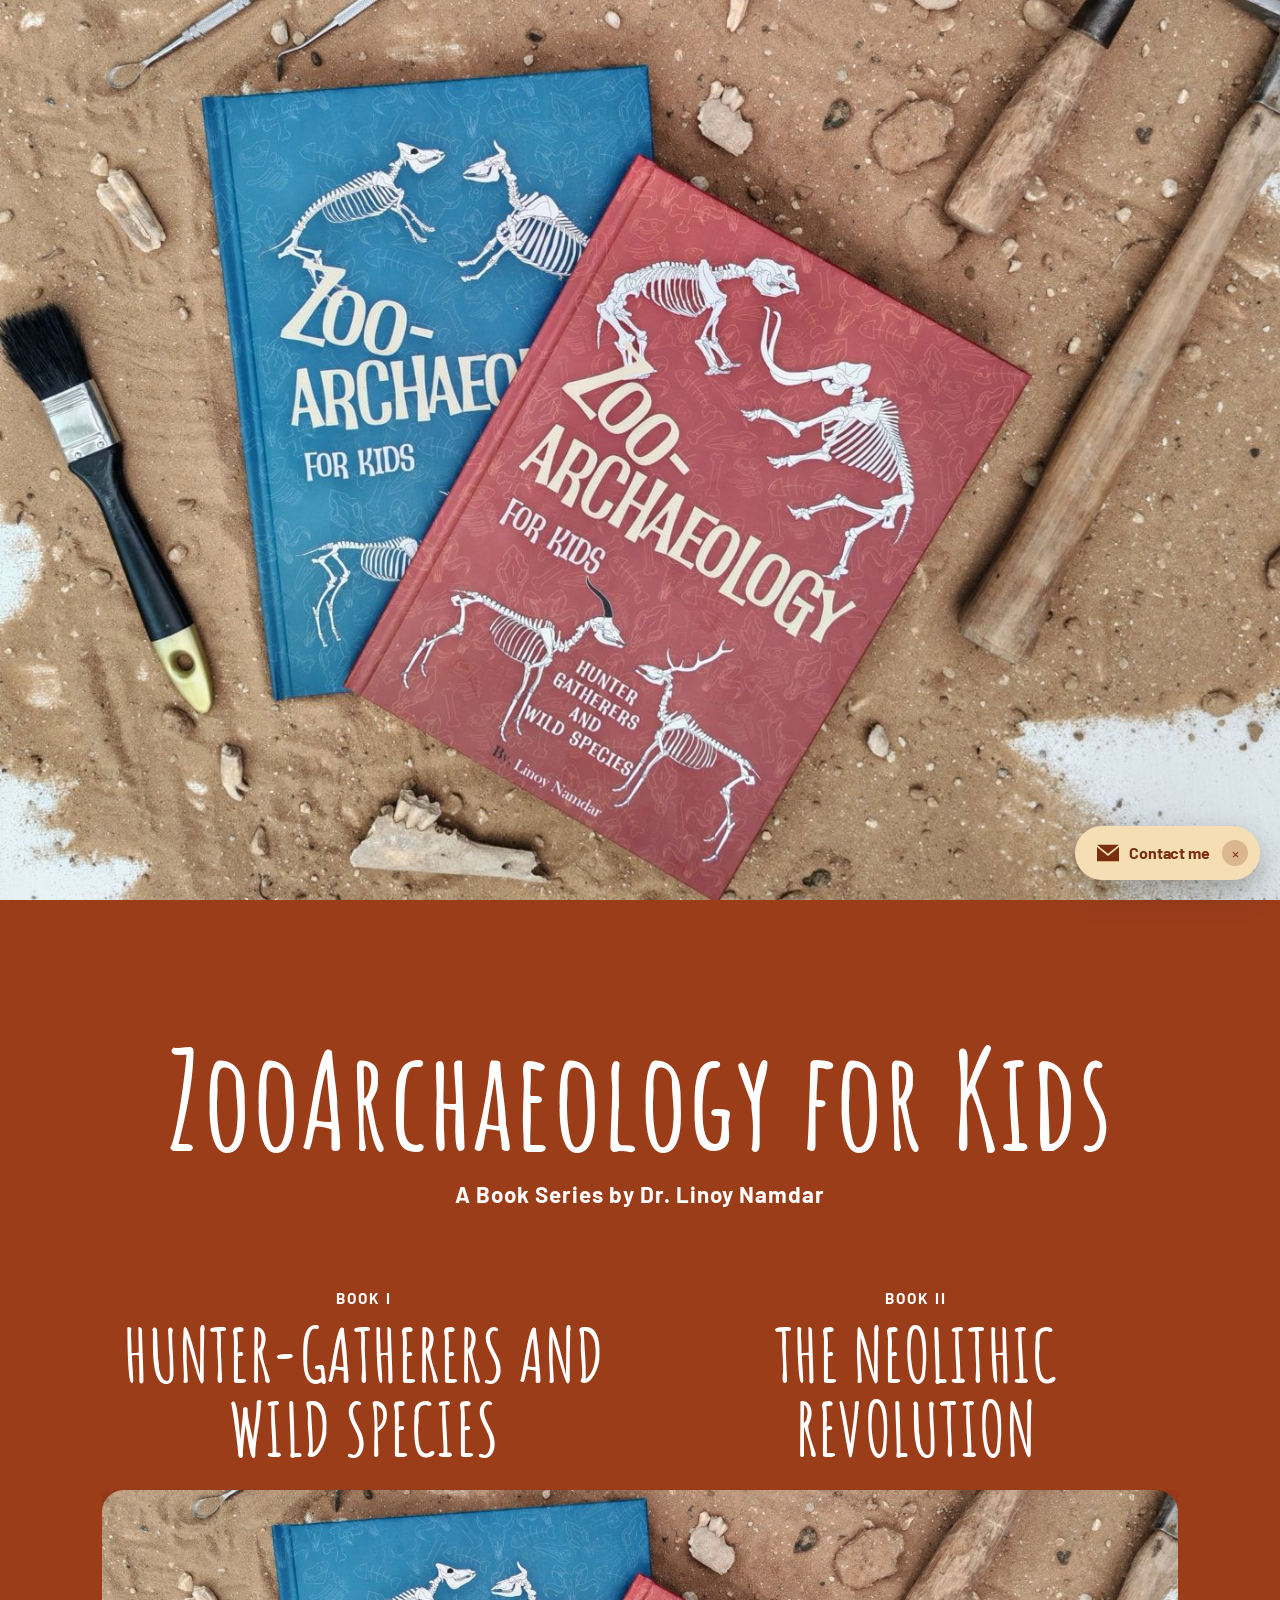
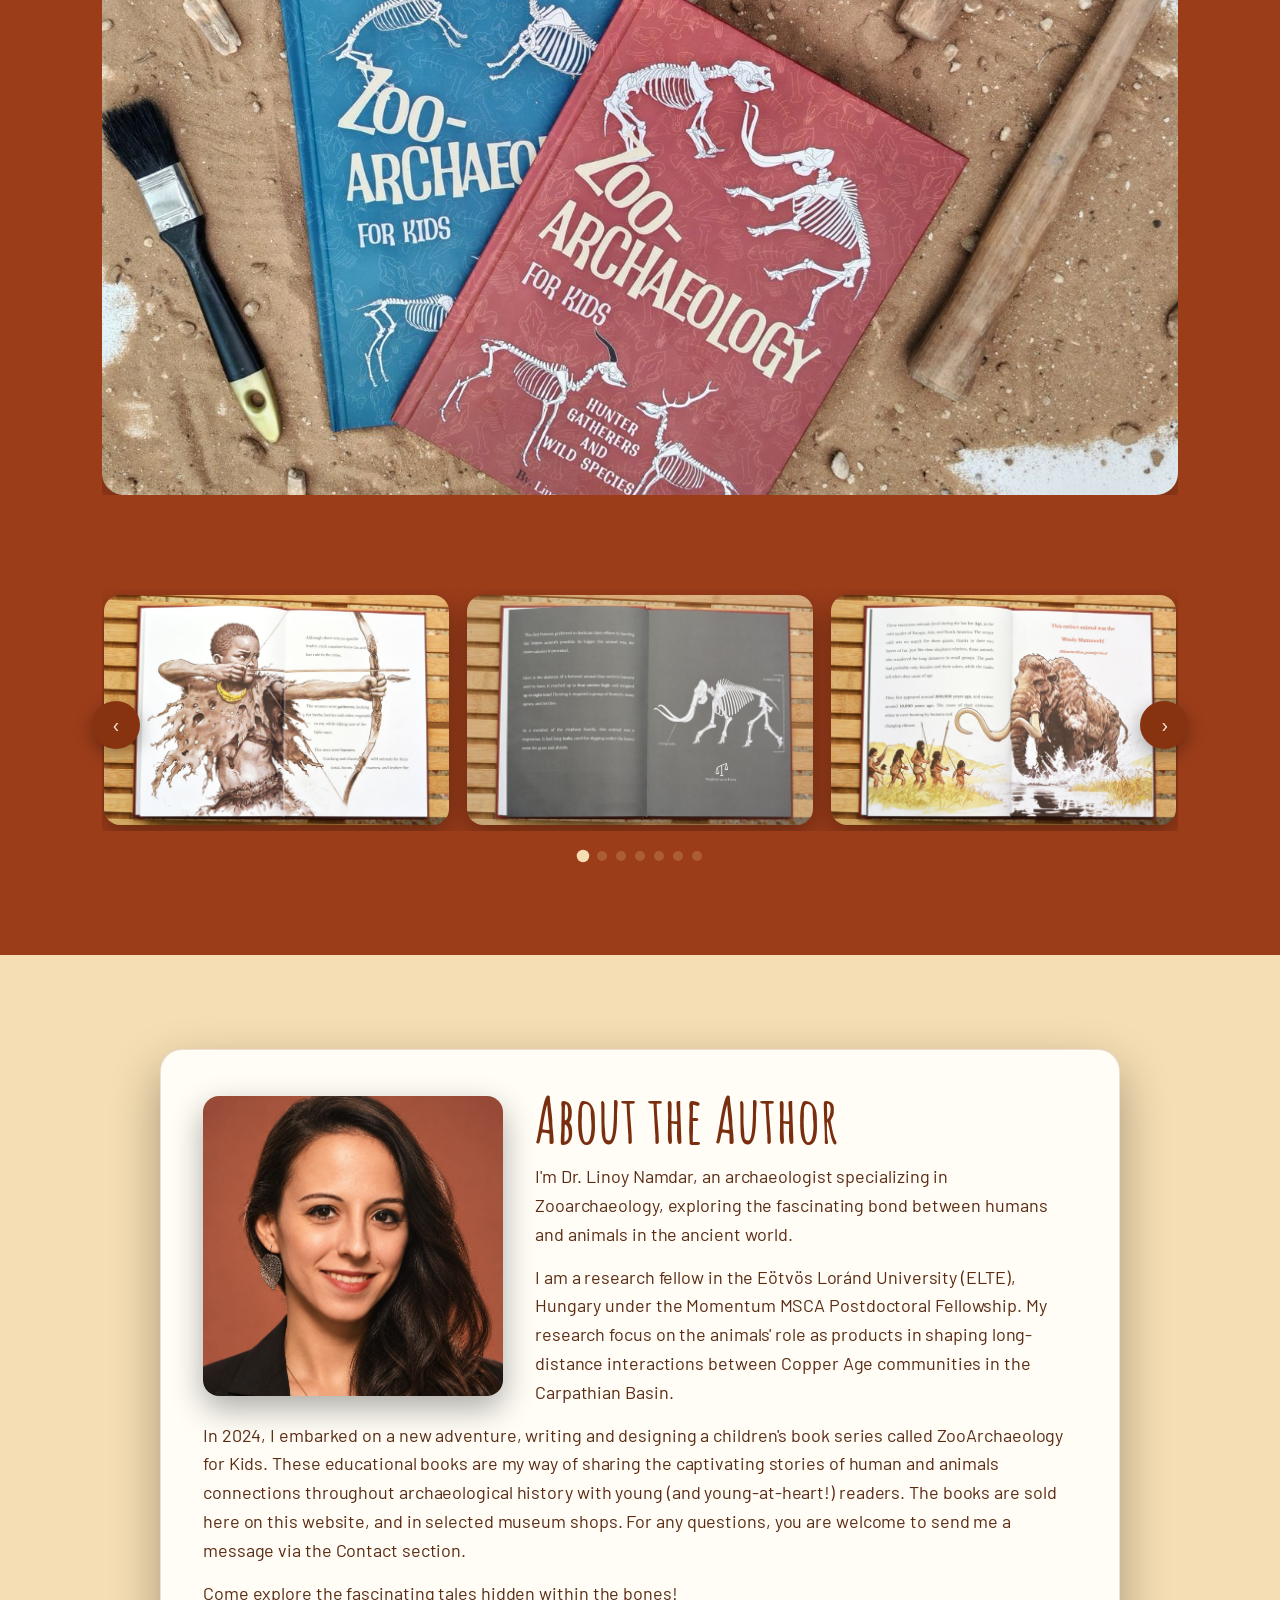
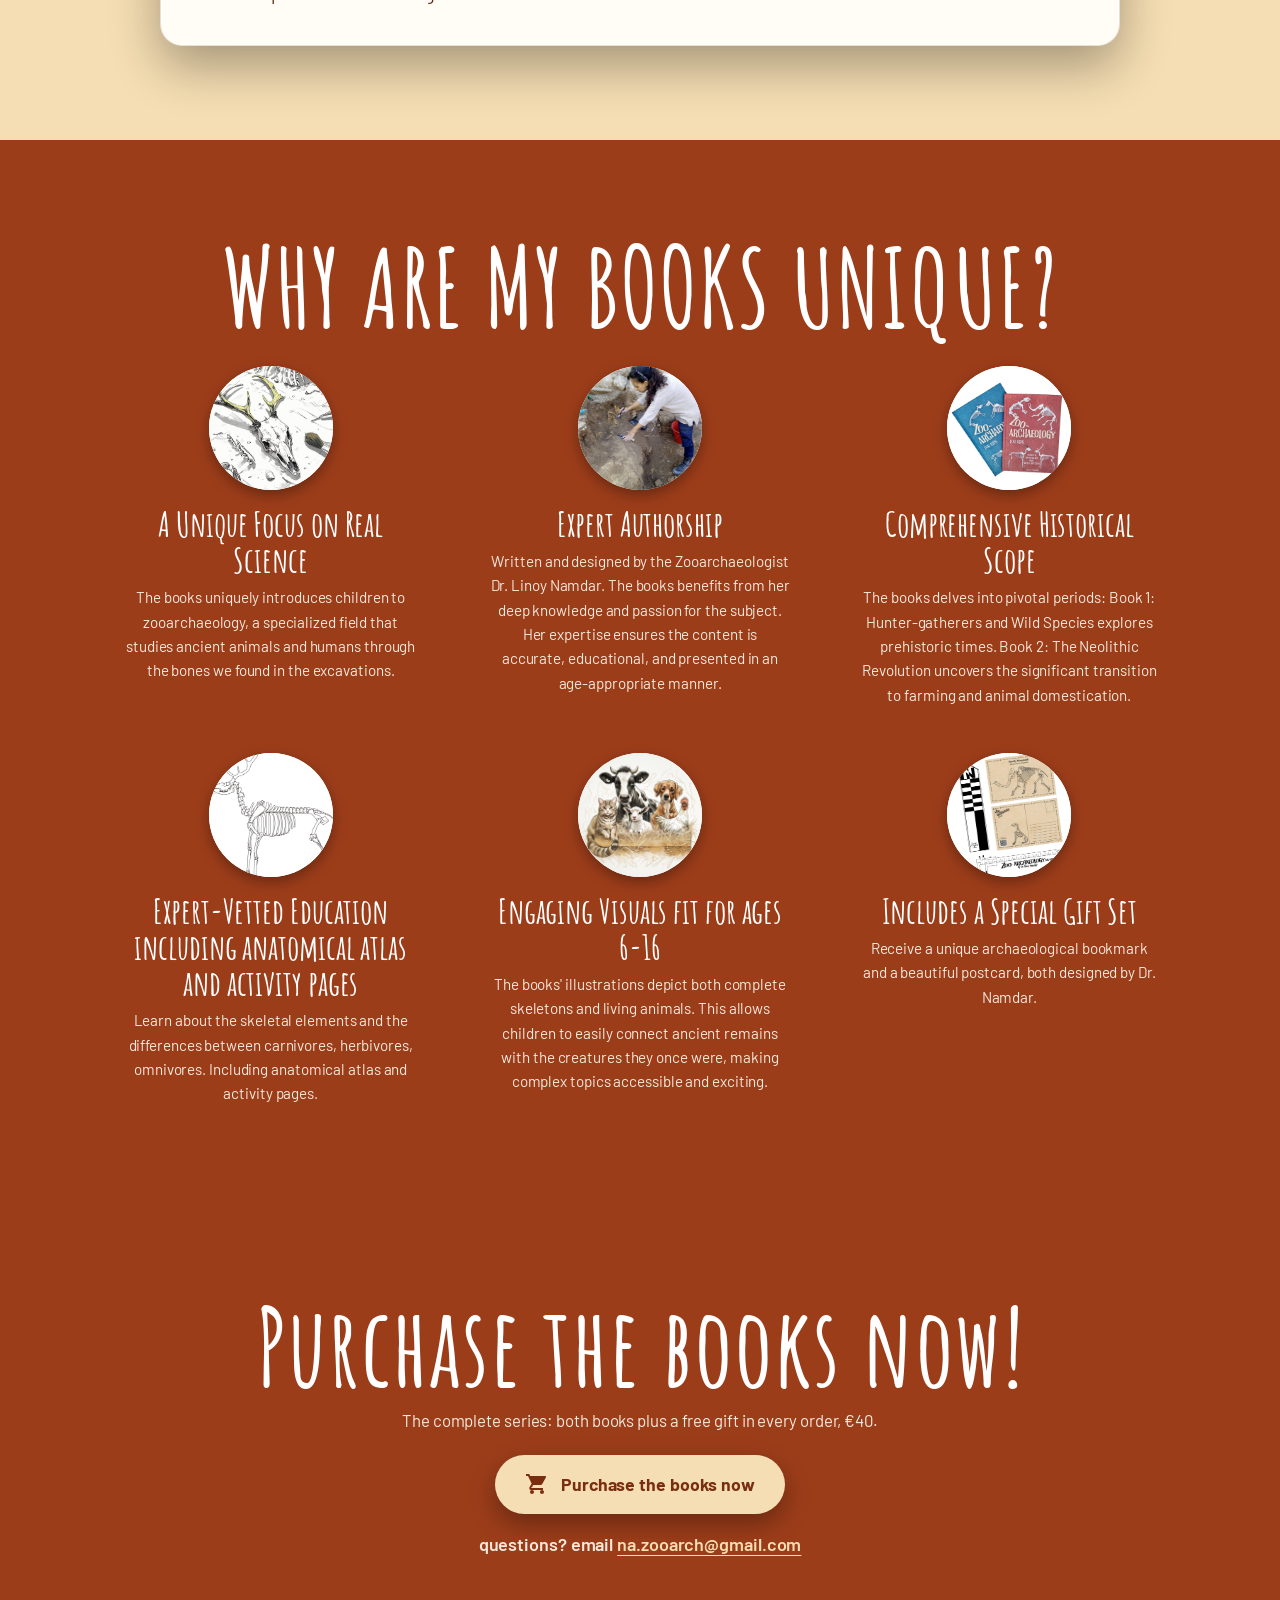
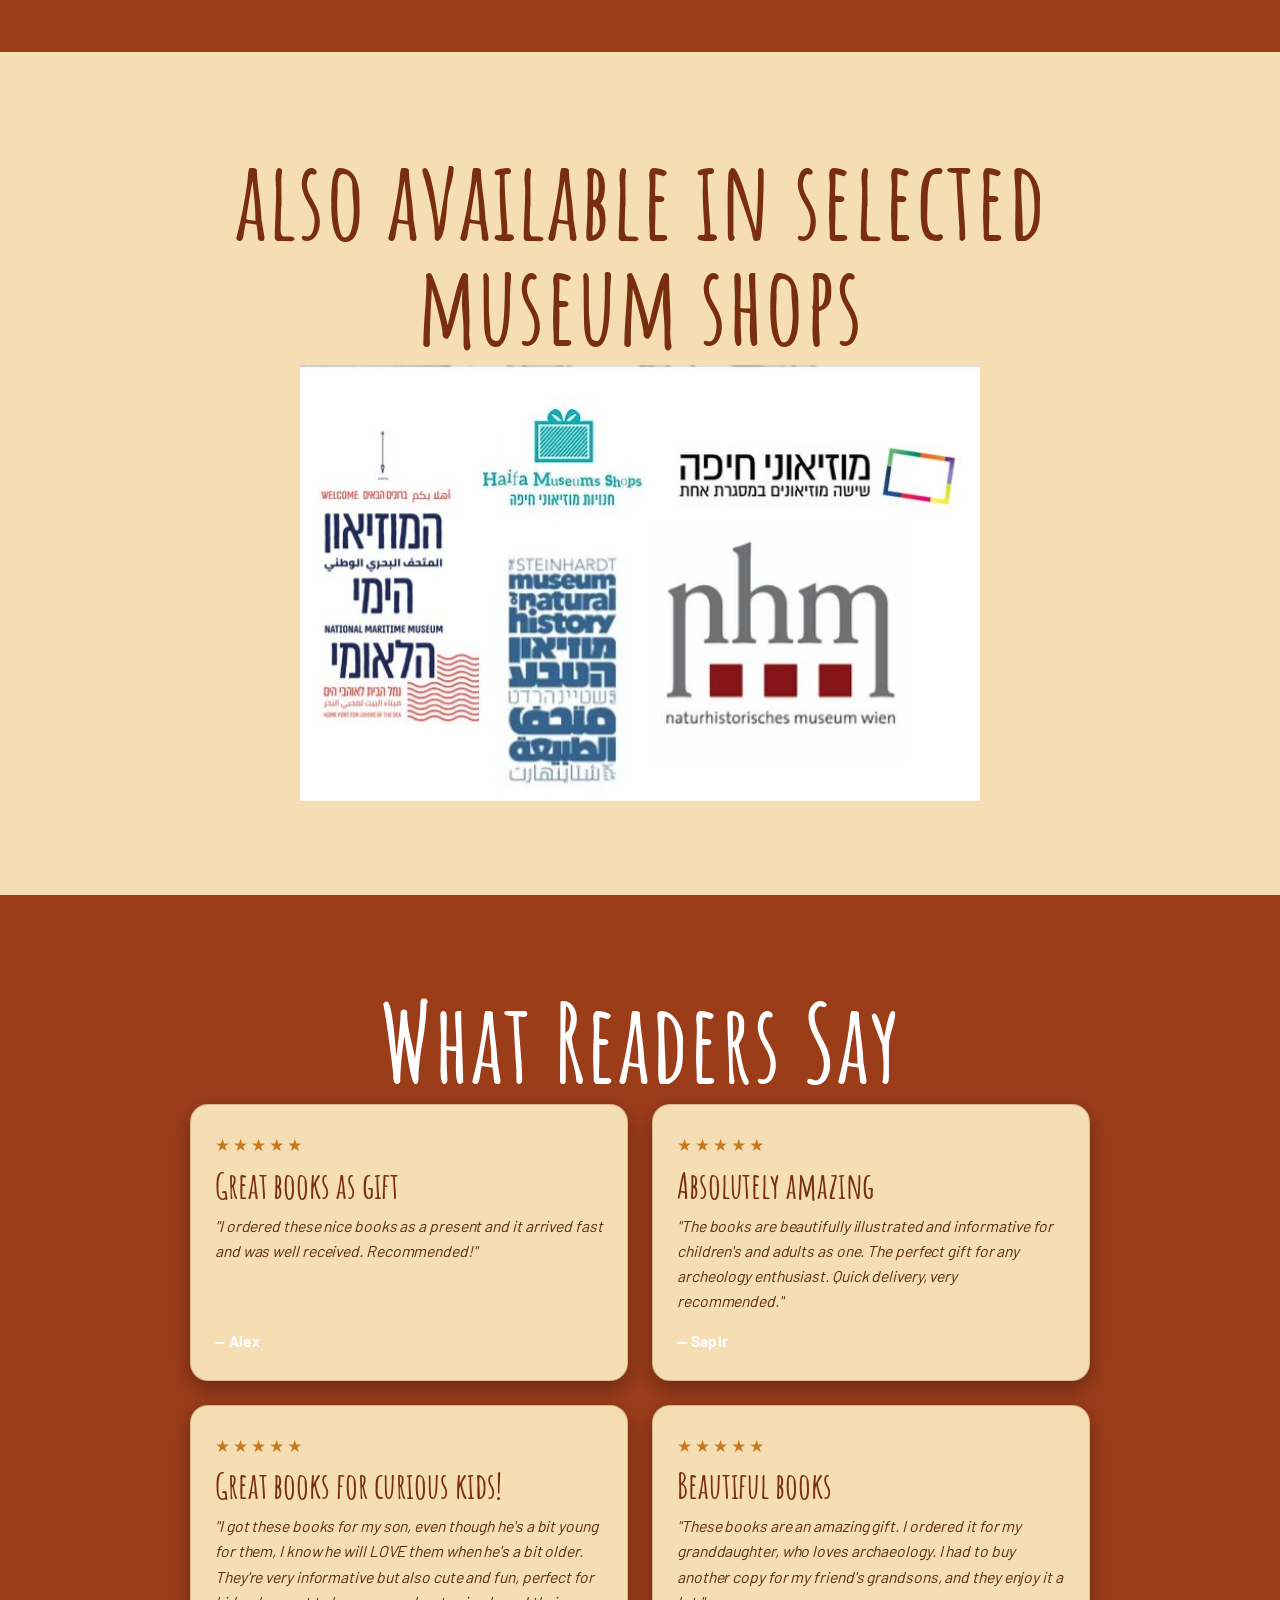
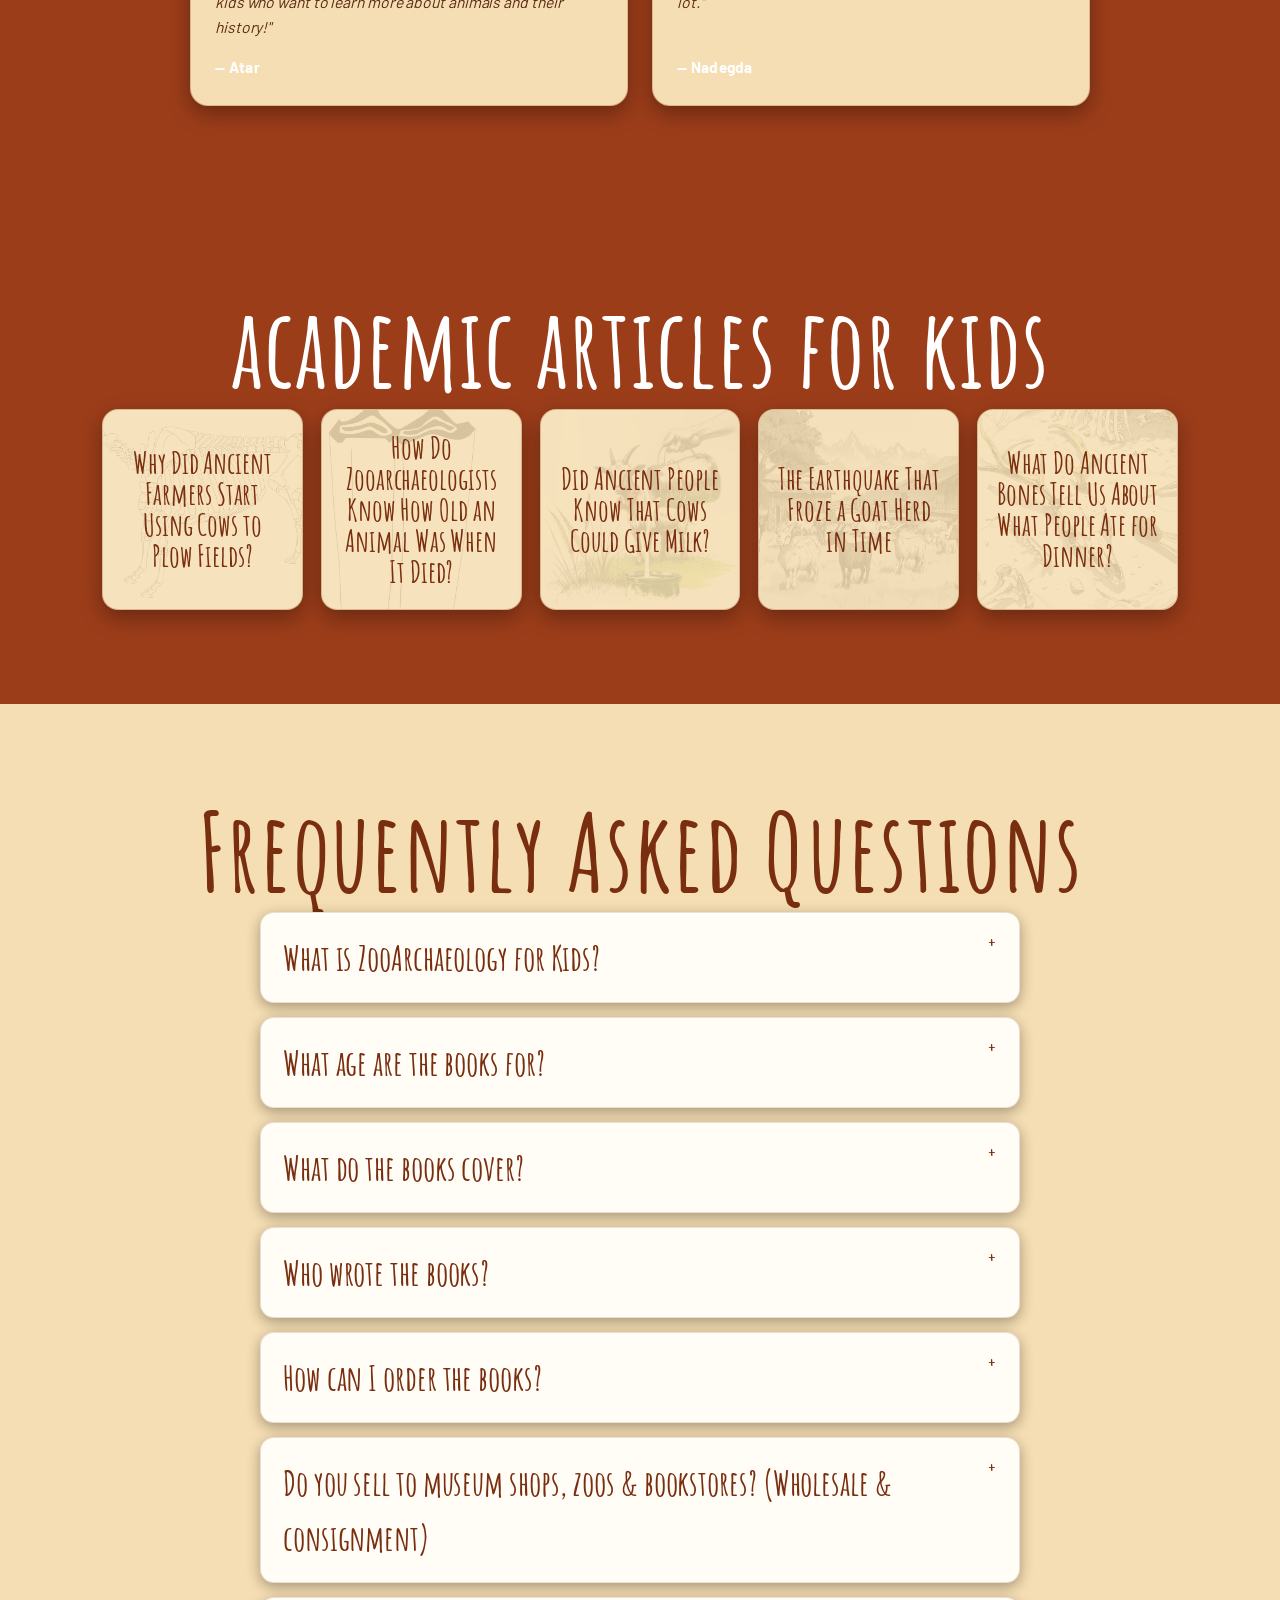
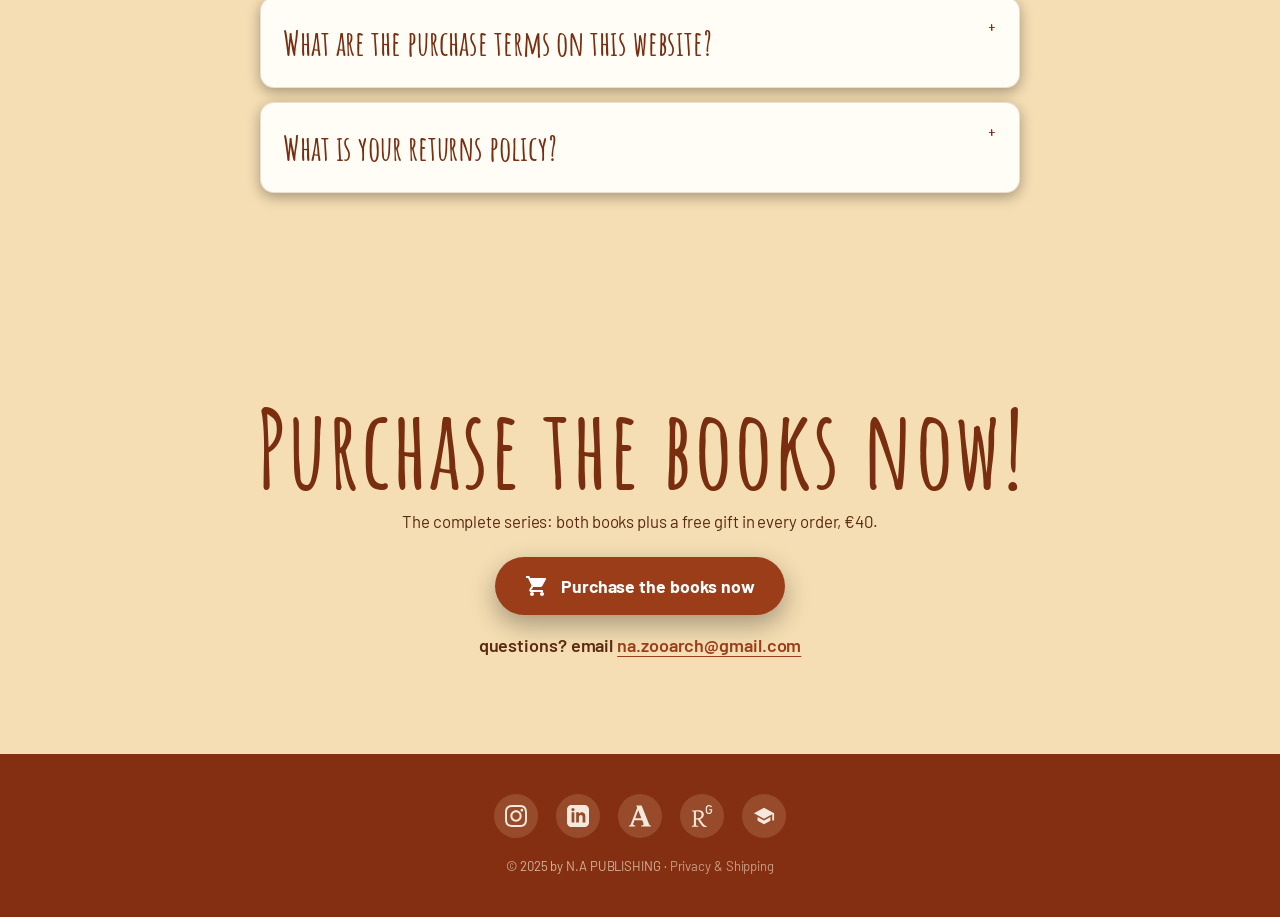
<file: index.html>
<!DOCTYPE html>
<html lang="en">
<head>
<script>document.documentElement.classList.add('js');</script>
<meta charset="UTF-8">
<meta name="viewport" content="width=device-width, initial-scale=1.0">
<title>ZooArchaeology for Kids | Archaeology Books for Children Ages 6–16</title>
<meta name="author" content="Dr. Linoy Namdar">
<meta name="description" content="Educational archaeology books for kids ages 6–16 by zooarchaeologist Dr. Linoy Namdar. Explore ancient humans, animals and bones through real science.">
<meta name="keywords" content="archaeology books for kids, zooarchaeology for children, zooarchaeology for kids, children's archaeology book, science gifts for curious kids, educational books about animals and bones, homeschool archaeology curriculum, museum gift shop children's books, archaeology for children, hunter gatherer book kids, neolithic revolution children, kids science books, animal bones archaeology, educational gift for kids, books for natural history museum shops, books for zoo gift shops">
<meta name="robots" content="index, follow">
<meta name="theme-color" content="#87361d">

<!-- ============================================================
     SEO: replace the domain below with your real site URL once
     you know it (e.g. https://yourname.github.io or your domain).
     Find & replace:  https://zooarchforkids.com
     ============================================================ -->
<link rel="canonical" href="https://zooarchforkids.com/">

<!-- Open Graph -->
<meta property="og:title" content="ZooArchaeology for Kids – Educational Archaeology Books for Children Ages 6–16">
<meta property="og:description" content="Written by a real archaeologist! Explore ancient humans & animals through bones and excavations.">
<meta property="og:image" content="https://zooarchforkids.com/images/book-mammoth.jpg">
<meta property="og:type" content="website">
<meta property="og:url" content="https://zooarchforkids.com/">
<meta property="og:site_name" content="ZooArchaeology for Kids">
<meta property="og:locale" content="en_US">

<!-- Twitter -->
<meta name="twitter:card" content="summary_large_image">
<meta name="twitter:title" content="ZooArchaeology for Kids – Books for Curious Young Explorers">
<meta name="twitter:description" content="Educational archaeology books for kids ages 6–16, written by zooarchaeologist Dr. Linoy Namdar.">
<meta name="twitter:image" content="https://zooarchforkids.com/images/book-mammoth.jpg">

<!-- Structured data (Schema.org) -->
<script type="application/ld+json">
{
  "@context": "https://schema.org",
  "@graph": [
    {
      "@type": "WebSite",
      "@id": "https://zooarchforkids.com/#website",
      "url": "https://zooarchforkids.com/",
      "name": "ZooArchaeology for Kids",
      "description": "Educational children's books about archaeology for ages 6–16, by Dr. Linoy Namdar.",
      "inLanguage": "en"
    },
    {
      "@type": "Person",
      "@id": "https://zooarchforkids.com/#author",
      "name": "Dr. Linoy Namdar",
      "jobTitle": "Zooarchaeologist",
      "description": "Archaeologist specializing in Zooarchaeology; research fellow at Eötvös Loránd University (ELTE), Hungary.",
      "sameAs": [
        "https://www.instagram.com/dr.linoy_namdar_zooarch/",
        "https://www.linkedin.com/in/linoy-namdar-phd-230707166/",
        "https://elte-hu.academia.edu/LinoyNamdar",
        "https://www.researchgate.net/profile/Linoy-Namdar",
        "https://momentummsca.mta.hu/fellows1/linoy-namdar"
      ]
    },
    {
      "@type": "Book",
      "name": "ZooArchaeology for Kids — Book I: Hunter-Gatherers and Wild Species",
      "isbn": "978-965-596-527-8",
      "author": { "@id": "https://zooarchforkids.com/#author" },
      "inLanguage": "en",
      "audience": { "@type": "PeopleAudience", "suggestedMinAge": 6, "suggestedMaxAge": 16 },
      "about": "Prehistoric hunter-gatherers and the wild animals of the Ice Age, explored through bones and skeletons.",
      "publisher": { "@type": "Organization", "name": "N.A Publishing" }
    },
    {
      "@type": "Book",
      "name": "ZooArchaeology for Kids — Book II: The Neolithic Revolution",
      "isbn": "978-965-596-528-5",
      "author": { "@id": "https://zooarchforkids.com/#author" },
      "inLanguage": "en",
      "audience": { "@type": "PeopleAudience", "suggestedMinAge": 6, "suggestedMaxAge": 16 },
      "about": "The Neolithic transition to farming and animal domestication, explored through bones and skeletons.",
      "publisher": { "@type": "Organization", "name": "N.A Publishing" }
    },
    {
      "@type": "Product",
      "name": "ZooArchaeology for Kids — Educational Archaeology Book Series",
      "description": "A two-book series introducing children ages 6–16 to zooarchaeology — ancient humans and animals studied through bones and skeletons. Written and illustrated by zooarchaeologist Dr. Linoy Namdar.",
      "image": "https://zooarchforkids.com/images/book-covers-both.jpg",
      "brand": { "@type": "Brand", "name": "ZooArchaeology for Kids" },
      "aggregateRating": {
        "@type": "AggregateRating",
        "ratingValue": "5",
        "bestRating": "5",
        "reviewCount": "4"
      },
      "review": [
        {
          "@type": "Review",
          "author": { "@type": "Person", "name": "Alex" },
          "reviewRating": { "@type": "Rating", "ratingValue": "5", "bestRating": "5" },
          "name": "Great books as gift",
          "reviewBody": "I ordered these nice books as a present and it arrived fast and was well received. Recommended!"
        },
        {
          "@type": "Review",
          "author": { "@type": "Person", "name": "Sapir" },
          "reviewRating": { "@type": "Rating", "ratingValue": "5", "bestRating": "5" },
          "name": "Absolutely amazing",
          "reviewBody": "The books are beautifully illustrated and informative for children's and adults as one. The perfect gift for any archeology enthusiast. Quick delivery, very recommended."
        },
        {
          "@type": "Review",
          "author": { "@type": "Person", "name": "Atar" },
          "reviewRating": { "@type": "Rating", "ratingValue": "5", "bestRating": "5" },
          "name": "Great books for curious kids!",
          "reviewBody": "I got these books for my son, even though he's a bit young for them, I know he will LOVE them when he's a bit older. They're very informative but also cute and fun, perfect for kids who want to learn more about animals and their history!"
        },
        {
          "@type": "Review",
          "author": { "@type": "Person", "name": "Nadegda" },
          "reviewRating": { "@type": "Rating", "ratingValue": "5", "bestRating": "5" },
          "name": "Beautiful books",
          "reviewBody": "These books are an amazing gift. I ordered it for my granddaughter, who loves archaeology. I had to buy another copy for my friend's grandsons, and they enjoy it a lot."
        }
      ]
    }
  ]
}
</script>

<link rel="stylesheet" href="scrollcraft.css">
<style>
@font-face{font-family:'Amatic SC';font-weight:700;font-display:swap;src:url(fonts/amatic-700.woff2) format('woff2')}
@font-face{font-family:'Barlow';font-weight:400;font-display:swap;src:url(fonts/barlow-400.woff2) format('woff2')}
@font-face{font-family:'Barlow';font-weight:500;font-display:swap;src:url(fonts/barlow-500.woff2) format('woff2')}
@font-face{font-family:'Barlow';font-weight:600;font-display:swap;src:url(fonts/barlow-600.woff2) format('woff2')}
@font-face{font-family:'Barlow';font-weight:700;font-display:swap;src:url(fonts/barlow-700.woff2) format('woff2')}

/* brand tokens for the scroll engine (focus ring, selection, reveals) */
:root{--sc-canvas:#fbf4f0;--sc-surface:#ffffff;--sc-ink:#3d2318;--sc-ink-soft:#87361d;--sc-accent:#87361d;--sc-accent-ink:#ffffff;--sc-font-display:'Amatic SC',cursive;--sc-font-text:'Barlow',system-ui,sans-serif}
body{background:var(--sand);color:var(--ink);font-family:'Barlow',system-ui,sans-serif;line-height:1.6}
/* full-screen video opener */
#heroVideo{position:relative;width:100%;height:100svh;overflow:hidden;background:#000;z-index:1}
#heroVideo .vposter{position:absolute;inset:0;z-index:0}#heroVideo .vposter img{width:100%;height:100%;object-fit:cover}#heroVideo .vframe{position:absolute;top:50%;left:50%;transform:translate(-50%,-50%);width:100vw;height:56.25vw;min-height:100svh;min-width:177.78svh;pointer-events:none}
#heroVideo iframe{width:100%;height:100%;border:0;display:block}
#heroVideo .vtap{position:absolute;inset:0;z-index:2;cursor:pointer;background:transparent}
#heroVideo .vhint{position:absolute;z-index:3;left:50%;bottom:22px;transform:translateX(-50%);font-family:'Barlow',sans-serif;font-size:.72rem;letter-spacing:1.5px;text-transform:uppercase;color:rgba(255,255,255,.72);background:rgba(0,0,0,.28);padding:7px 14px;border-radius:999px;pointer-events:none;transition:opacity .4s ease}
#heroVideo.is-muted .vhint-muted{display:inline}#heroVideo.is-muted .vhint-live{display:none}
#heroVideo .vhint-muted{display:none}
/* hide sticky brand bar while the video is on screen */
header.nav{transition:opacity .4s ease,transform .4s ease}
header.nav.nav--hidden{opacity:0;pointer-events:none;transform:translateY(-10px)}

  :root{
    --sand:#fbf4f0;
    --sand-deep:#e4d3cd;
    --ink:#3d2318;
    --brown:#87361d;
    --clay:#87361d;
    --clay-deep:#6e2c17;
    --olive:#7a8456;
    --cream:#ffffff;
    --line:#e3d2ca;
    --shadow:rgba(80,40,20,.14);
    --maxw:1120px;
  }
  *{box-sizing:border-box;margin:0;padding:0}
  html{scroll-behavior:smooth}
  body{
    font-family:'Barlow',system-ui,sans-serif;
    color:var(--ink);
    background:var(--sand);
    line-height:1.6;
    -webkit-font-smoothing:antialiased;
    overflow-x:hidden;
  }
  h1,h2,h3,.display{font-family:'Amatic SC',cursive;font-weight:700;line-height:1.05;letter-spacing:.5px}
  img{max-width:100%;display:block}
  a{color:var(--clay-deep);text-decoration:none}

  /* ---------- Top bar ---------- */
  header.nav{
    position:sticky;top:0;z-index:50;
    background:rgba(251,244,240,.92);
    backdrop-filter:blur(8px);
    border-bottom:1px solid var(--line);
  }
  .nav-inner{
    max-width:var(--maxw);margin:0 auto;
    display:flex;align-items:center;justify-content:space-between;
    gap:16px;padding:14px 22px;
  }
  .brand{font-family:'Amatic SC',cursive;font-weight:700;font-size:1.9rem;color:var(--brown);letter-spacing:.5px;line-height:1}
  .brand small{display:block;font-family:'Barlow',sans-serif;font-size:.74rem;font-weight:600;color:var(--clay);letter-spacing:.5px;margin-top:2px}
  .nav-links{display:flex;gap:22px;flex-wrap:wrap}
  .nav-links a{color:var(--brown);font-weight:700;font-size:.92rem}
  .nav-links a:hover{color:var(--clay-deep)}
  .nav-toggle{display:none;background:none;border:0;font-size:1.6rem;color:var(--brown);cursor:pointer}

  /* ---------- Hero ---------- */
  .hero{
    max-width:var(--maxw);margin:0 auto;
    padding:56px 22px 30px;
    text-align:center;
  }
  .hero h1{
    font-size:clamp(2.6rem,8vw,5.6rem);
    color:var(--clay-deep);
    letter-spacing:1px;
  }
  .hero .tag{
    font-size:1.08rem;color:var(--brown);margin-top:12px;font-weight:600;
  }
  .hero-sub{
    margin-top:8px;color:var(--clay);font-weight:700;
    font-size:clamp(1.05rem,2.4vw,1.4rem);letter-spacing:1px;
  }
  .ribbon{
    display:inline-block;margin:22px auto 0;
    background:var(--olive);color:#fff;font-weight:800;
    padding:9px 20px;border-radius:999px;font-size:.95rem;
    box-shadow:0 6px 18px var(--shadow);
  }
  .hero-banner{
    max-width:var(--maxw);margin:10px auto 0;padding:0 22px;
  }
  .hero-banner img{
    width:100%;border-radius:22px;box-shadow:0 14px 40px var(--shadow);
    aspect-ratio:16/9;object-fit:cover;object-position:center 40%;
  }
  .video-wrap{max-width:var(--maxw);margin:10px auto 0;padding:0 22px}
  .video-wrap .frame{
    position:relative;width:100%;aspect-ratio:16/9;
    border-radius:22px;overflow:hidden;box-shadow:0 14px 40px var(--shadow);
    background:#000;
  }
  .video-wrap iframe{position:absolute;inset:0;width:100%;height:100%;border:0}

  /* ---------- Books ---------- */
  .covers-showcase{max-width:var(--maxw);margin:40px auto 0;padding:0 22px;text-align:center}
  .covers-showcase img{max-width:560px;width:100%;margin:0 auto;filter:drop-shadow(0 16px 30px var(--shadow))}
  .books{
    max-width:var(--maxw);margin:0 auto;
    padding:34px 22px 6px;
    display:grid;grid-template-columns:1fr 1fr;gap:28px;
  }
  .book-card{text-align:center;padding:0 6px}
  .book-card .eyebrow{display:inline-block;font-weight:800;letter-spacing:2px;font-size:.95rem;text-transform:uppercase;margin-bottom:6px}
  .book-card.b1 .eyebrow{color:#a8443b}
  .book-card.b2 .eyebrow{color:#2f6d86}
  .book-card h3{font-size:clamp(2.2rem,5.4vw,4rem);line-height:1;margin-top:2px}
  .book-card.b1 h3{color:#a8443b}
  .book-card.b2 h3{color:#2f6d86}

  /* ---------- Generic section ---------- */
  section.band{padding:56px 0}
  .band.alt{background:var(--sand-deep)}
  .wrap{max-width:var(--maxw);margin:0 auto;padding:0 22px}
  .sec-title{
    text-align:center;font-size:clamp(2.6rem,5.5vw,3.8rem);
    color:var(--clay-deep);margin-bottom:8px;
  }
  .sec-sub{text-align:center;color:var(--brown);max-width:720px;margin:0 auto 34px;font-size:1.05rem}

  /* ---------- Carousel ---------- */
  .carousel{position:relative;max-width:var(--maxw);margin:0 auto}
  .carousel-track{
    display:flex;gap:18px;overflow-x:auto;scroll-snap-type:x mandatory;
    scroll-behavior:smooth;padding:6px 2px;
    scrollbar-width:none;-ms-overflow-style:none;
  }
  .carousel-track::-webkit-scrollbar{display:none}
  .carousel-slide{
    flex:0 0 calc((100% - 36px)/3);scroll-snap-align:center;
    border-radius:16px;overflow:hidden;box-shadow:0 10px 26px var(--shadow);
    aspect-ratio:3/2;background:var(--sand-deep);
  }
  .carousel-slide img{width:100%;height:100%;object-fit:cover;display:block}
  .carousel-btn{
    position:absolute;top:50%;transform:translateY(-50%);z-index:3;
    width:48px;height:48px;border-radius:50%;border:0;cursor:pointer;
    background:var(--cream);color:var(--brown);
    box-shadow:0 6px 18px var(--shadow);
    font-size:1.5rem;line-height:1;display:flex;align-items:center;justify-content:center;
    transition:background .2s,transform .2s;
  }
  .carousel-btn:hover{background:#fff;transform:translateY(-50%) scale(1.06)}
  .carousel-btn.prev{left:-10px}
  .carousel-btn.next{right:-10px}
  .carousel-dots{display:flex;gap:9px;justify-content:center;margin-top:20px}
  .carousel-dots button{
    width:10px;height:10px;border-radius:50%;border:0;cursor:pointer;
    background:var(--line);padding:0;transition:background .2s,transform .2s;
  }
  .carousel-dots button.active{background:var(--clay);transform:scale(1.25)}

  /* ---------- About ---------- */
  .about{display:grid;grid-template-columns:300px 1fr;gap:40px;align-items:center}
  .about img{width:300px;height:300px;object-fit:cover;border-radius:16px;box-shadow:0 12px 32px var(--shadow)}
  .about .bio{
    background:var(--cream);border:1px solid var(--line);border-radius:18px;
    padding:30px 34px;box-shadow:0 8px 22px var(--shadow);
  }
  .about p{margin-bottom:14px;color:var(--brown)}
  .about p:last-child{margin-bottom:0}
  .about .hi{font-family:'Amatic SC',cursive;font-weight:700;font-size:2.2rem;color:var(--clay-deep);line-height:1}

  /* ---------- Features (Why unique) — minimalist, circular ---------- */
  .features{
    display:grid;grid-template-columns:repeat(3,1fr);gap:46px 32px;margin-top:26px;
  }
  .feature{background:none;border:0;box-shadow:none;text-align:center}
  .feature .fimg{
    width:124px;height:124px;border-radius:50%;overflow:hidden;
    margin:0 auto 16px;background:#fff;box-shadow:0 5px 14px var(--shadow);
  }
  .feature .fimg img{width:100%;height:100%;object-fit:cover;object-position:center;display:block}
  .feature .ftext{max-width:300px;margin:0 auto}
  .feature h4{font-family:'Amatic SC',cursive;font-weight:700;font-size:1.45rem;color:var(--clay-deep);margin-bottom:7px;line-height:1.05}
  .feature p{font-size:.95rem;color:var(--brown)}

  /* ---------- Articles ---------- */
  .articles{display:grid;grid-template-columns:repeat(3,1fr);gap:22px}
  .article{
    background:var(--cream);border:1px solid var(--line);border-radius:16px;
    overflow:hidden;box-shadow:0 8px 20px var(--shadow);
    transition:transform .2s ease;display:flex;flex-direction:column;
  }
  .article:hover{transform:translateY(-4px)}
  .article .body{padding:20px 20px 22px;display:flex;flex-direction:column;gap:10px;flex:1}
  .article .kick{color:var(--clay);font-weight:800;font-size:.72rem;letter-spacing:1px;text-transform:uppercase}
  .article h4{font-family:'Amatic SC',cursive;font-size:1.08rem;color:var(--brown);line-height:1.35}
  .article .more{margin-top:auto;color:var(--clay-deep);font-weight:700;font-size:.9rem}

  /* ---------- Museums ---------- */
  .museums{display:flex;justify-content:center}
  .museums img{max-width:680px;width:100%;height:auto}

  /* ---------- Reviews ---------- */
  .reviews{display:grid;grid-template-columns:1fr 1fr;gap:24px;max-width:900px;margin:10px auto 0}
  .review{
    background:var(--cream);border:1px solid var(--line);border-radius:18px;
    padding:26px 24px;box-shadow:0 8px 22px var(--shadow);
    display:flex;flex-direction:column;
  }
  .review .stars{color:#e0a53f;font-size:1.05rem;letter-spacing:3px;margin-bottom:10px}
  .review .rtitle{font-family:'Amatic SC',cursive;font-weight:700;font-size:1.55rem;color:var(--brown);line-height:1.05;margin-bottom:8px}
  .review p{color:var(--brown);font-size:.98rem;font-style:italic;margin-bottom:16px;flex:1}
  .review .who{font-weight:800;font-size:.95rem;color:var(--clay-deep);letter-spacing:.3px}

  /* ---------- Blog ---------- */
  .blog-grid{display:grid;grid-template-columns:repeat(auto-fit,minmax(190px,1fr));gap:18px;margin-top:10px}
  .blog-card{
    position:relative;aspect-ratio:1/1;border-radius:16px;overflow:hidden;
    display:flex;align-items:center;justify-content:center;text-align:center;
    border:1px solid var(--line);box-shadow:0 8px 22px var(--shadow);background:var(--cream);
    transition:transform .2s ease,box-shadow .2s ease;
  }
  .blog-card:hover{transform:translateY(-5px);box-shadow:0 14px 30px var(--shadow)}
  .blog-card:hover .bg{opacity:.3}
  .blog-card .bg{
    position:absolute;inset:0;background-size:cover;background-position:center;
    opacity:.16;transition:opacity .2s ease;
  }
  .blog-card .btitle{
    position:relative;z-index:2;font-family:'Amatic SC',cursive;font-weight:700;
    font-size:1.5rem;line-height:1.05;color:var(--clay-deep);padding:18px;
  }

  /* ---------- FAQ ---------- */
  .faq{max-width:760px;margin:0 auto}
  .faq details{
    background:var(--cream);border:1px solid var(--line);border-radius:14px;
    padding:2px 22px;margin-bottom:14px;box-shadow:0 4px 14px var(--shadow);
  }
  .faq summary{
    font-family:'Amatic SC',cursive;font-weight:700;font-size:1.55rem;color:var(--clay-deep);
    cursor:pointer;padding:15px 0;list-style:none;display:flex;justify-content:space-between;gap:14px;
  }
  .faq summary::-webkit-details-marker{display:none}
  .faq summary::after{content:'+';color:var(--clay);font-size:1.4rem;line-height:1}
  .faq details[open] summary::after{content:'\2013'}
  .faq .fa{color:var(--brown);padding:0 0 16px;margin:0}

  /* ---------- Contact ---------- */
  .contact-cta{display:flex;justify-content:center}
  .mail-btn{
    display:inline-flex;align-items:center;gap:12px;
    background:var(--clay);color:#fff;font-weight:800;font-size:1.1rem;
    padding:15px 30px;border-radius:999px;box-shadow:0 8px 20px var(--shadow);
    transition:transform .15s ease,box-shadow .15s ease;
  }
  .mail-btn:hover{transform:translateY(-2px);box-shadow:0 12px 26px var(--shadow)}
  .mail-btn svg{width:24px;height:24px;fill:currentColor}
  .contact-email{text-align:center;margin-top:16px;color:var(--brown);font-weight:600}
  .contact-email a{color:var(--clay-deep);text-decoration:underline}

  /* ---------- Floating contact popup ---------- */
  .contact-popup{
    position:fixed;right:20px;bottom:20px;z-index:300;
    display:flex;align-items:center;
    background:var(--clay);color:#fff;border-radius:999px;
    box-shadow:0 12px 30px rgba(60,45,25,.35);
    animation:cpIn .45s ease both;
  }
  .contact-popup .cp-main{
    display:flex;align-items:center;gap:10px;color:#fff;
    font-weight:800;font-size:1rem;padding:14px 8px 14px 22px;
  }
  .contact-popup .cp-main svg{width:22px;height:22px;fill:currentColor}
  .contact-popup .cp-close{
    background:rgba(255,255,255,.22);color:#fff;border:0;cursor:pointer;
    width:26px;height:26px;border-radius:50%;margin:0 12px 0 4px;
    font-size:1.05rem;line-height:1;display:flex;align-items:center;justify-content:center;
    transition:background .15s ease;
  }
  .contact-popup .cp-close:hover{background:rgba(255,255,255,.4)}
  @keyframes cpIn{from{opacity:0;transform:translateY(24px)}to{opacity:1;transform:none}}
  @media(max-width:480px){
    .contact-popup{right:12px;bottom:12px}
    .contact-popup .cp-main{padding:12px 6px 12px 18px;font-size:.95rem}
  }

  /* ---------- Footer ---------- */
  footer{background:var(--brown);color:#f5ead6;padding:40px 22px;text-align:center}
  footer .socials{display:flex;gap:18px;justify-content:center;margin-bottom:18px}
  footer .socials a{
    width:44px;height:44px;border-radius:50%;background:rgba(255,255,255,.12);
    display:inline-flex;align-items:center;justify-content:center;transition:background .2s;
  }
  footer .socials a:hover{background:rgba(255,255,255,.24)}
  footer .socials svg{width:22px;height:22px;fill:#f5ead6}
  footer .copy{font-size:.82rem;opacity:.75}

  /* ---------- Responsive ---------- */
  @media(max-width:860px){
    .carousel-slide{flex:0 0 100%}
    .carousel-btn.prev{left:2px}
    .carousel-btn.next{right:2px}
  }
  @media(min-width:861px) and (max-width:1024px){
    .carousel-slide{flex:0 0 calc((100% - 18px)/2)}
  }
  /* About stays photo-left / text-right until small screens */
  @media(max-width:620px){
    .about{grid-template-columns:1fr;justify-items:center;text-align:center}
    .about img{width:240px;height:240px}
  }
  /* Why-unique keeps 3 in a row, collapsing only on phones */
  @media(max-width:560px){
    .features{grid-template-columns:1fr}
  }
  @media(max-width:720px){
    .reviews{grid-template-columns:1fr}
  }
  /* ---- Phones ---- */
  @media(max-width:480px){
    section.band{padding:40px 0}
    .hero{padding:40px 18px 24px}
    .nav-inner{padding:12px 18px}
    .brand{font-size:1.6rem}
    .wrap{padding:0 18px}
    .hero-banner,.video-wrap{padding:0 18px}
    .book-card .cap{padding:20px 20px 24px}
    .book-card h3{font-size:1.7rem}
    .about{gap:26px}
    .about .bio{padding:22px 20px}
    .museums img{max-width:100%}
    .carousel-btn{width:40px;height:40px;font-size:1.3rem}
    .features{gap:34px}
    .contact-cta{gap:18px}
  }


/* ========== WARM EARTH THEME · reddish terracotta text, chaptered ========== */
:root{
  --sand:#dcab66; --sand-deep:#d2a052; --ink:#86300f;
  --clay:#9c3d1a; --clay-deep:#9c3d1a; --brown:#86300f; --cream:#f7eedb;
  --line:rgba(90,40,18,.22); --shadow:rgba(80,40,20,.20);
}
body{background:var(--sand);color:var(--ink)}
header.nav{background:linear-gradient(180deg,rgba(220,171,102,.96),rgba(220,171,102,0));border-bottom:0}
.brand,.brand small{color:var(--clay)}
/* air between chapters */
section.band{padding:94px 0}
.band.alt{background:var(--sand-deep)}
/* big headings, all in the reddish terracotta of the button */
.sec-title{color:var(--clay);font-size:clamp(3.6rem,8.4vw,7rem);letter-spacing:1px;line-height:.98}
.sec-sub{color:var(--brown)}
.hero h1{color:var(--clay);font-size:clamp(3.8rem,13vw,8.4rem)}
.hero-sub{color:var(--clay)}
.book-card h3{font-size:clamp(2.7rem,6vw,4.6rem)}
.book-card.b1 .eyebrow,.book-card.b1 h3{color:#a8443b}
.book-card.b2 .eyebrow,.book-card.b2 h3{color:#2f6d86}
.about .hi,.feature h4,.review .rtitle,.faq summary,.blog-card .btitle{color:var(--clay)}
.about .hi{font-size:clamp(2.9rem,5.6vw,4rem)}
.feature h4{font-size:2.15rem}.review .rtitle{font-size:2.2rem}.faq summary{font-size:2.15rem}.blog-card .btitle{font-size:1.85rem}
.about p,.feature p,.review p,.contact-email{color:var(--brown)}
/* warm light cards */
.about .bio,.review,.faq details,.blog-card,.article{background:var(--cream);border-color:var(--line)}
.feature .fimg{background:#fff;box-shadow:0 5px 14px var(--shadow)}
.blog-card .bg{opacity:.15}.blog-card:hover .bg{opacity:.3}
.review .stars{color:#c77a2e}
/* buttons keep the reddish terracotta */
.mail-btn,.contact-popup{background:var(--clay)}
.mail-btn:hover{filter:brightness(1.08)}
.contact-email a{color:var(--clay)}
/* footer in the reddish terracotta */
footer{background:var(--clay);color:#f6e6d6;border-top:0}
footer .copy{color:#f1ddca}
footer .socials a{background:rgba(255,255,255,.15)}
footer .socials a:hover{background:rgba(255,255,255,.28)}
footer .socials svg{fill:#f6e6d6}
/* ---- About cube: fixed-size photo, text to the right and below ---- */
.about{display:block;max-width:960px;margin:0 auto}
.about .bio{background:var(--cream);border:1px solid var(--line);border-radius:22px;
  padding:38px 42px;box-shadow:0 20px 50px var(--shadow)}
.about .bio::after{content:"";display:block;clear:both}
.about-portrait{float:left;width:300px;height:300px;object-fit:cover;border-radius:16px;
  margin:8px 32px 16px 0;box-shadow:0 14px 30px var(--shadow)}
.about .hi{margin-bottom:10px}
@media(max-width:640px){
  .about .bio{padding:26px 22px}
  .about-portrait{float:none;display:block;width:240px;height:240px;margin:0 auto 22px}
}
/* ---- stronger, clearly-visible scroll entrances (scrollcraft reveals) ---- */
[data-sc-in]{will-change:opacity,transform}
/* MORE pronounced entrances, on individual elements */
[data-sc-in]:not(.sc-in),[data-sc-stagger]>*:not(.sc-in){opacity:0;transform:translateY(48px) scale(.972)}
.sc-in,[data-sc-stagger]>.sc-in{opacity:1!important;transform:none!important}
.sec-title[data-sc-in]:not(.sc-in),.hero h1[data-sc-in]:not(.sc-in){transform:translateY(66px) scale(.985)}
/* fail-safe: show everything if JS is blocked */
html:not(.js) [data-sc-in],html:not(.js) [data-sc-stagger]>*{opacity:1!important;transform:none!important}


/* ===== TERRACOTTA GROUND · white type · wheat CTA (final override) ===== */
:root{
  --sand:#9c3d1a; --sand-deep:#8d3414; --ink:#ffffff;
  --clay:#f5deb3; --clay-deep:#ffffff; --brown:#f4e9dc; --cream:#87330f;
  --line:rgba(245,222,179,.20); --shadow:rgba(0,0,0,.33);
}
body{background:var(--sand);color:#fff}
header.nav{background:linear-gradient(180deg,rgba(156,61,26,.97),rgba(156,61,26,0))}
.brand,.brand small{color:#fff}
.sec-title,.hero h1,.hero-sub,.about .hi,.feature h4,.review .rtitle,.faq summary,.blog-card .btitle{color:#fff}
.book-card.b1 .eyebrow,.book-card.b1 h3,.book-card.b2 .eyebrow,.book-card.b2 h3{color:#fff}
.sec-sub,.about p,.feature p,.review p,.contact-email,.faq .fa{color:var(--brown)}
.about .bio,.review,.faq details,.blog-card,.article{background:var(--cream);border-color:var(--line);color:#fff}
.feature .fimg{background:#fff}
.blog-card .bg{opacity:.2}.blog-card:hover .bg{opacity:.36}
.review .stars{color:#f0c66e}
/* wheat CTA that pops yet harmonises with the ground */
.mail-btn,.contact-popup{background:#f5deb3}
.mail-btn{color:#7a2e10;box-shadow:0 10px 26px rgba(0,0,0,.32)}
.mail-btn svg{fill:#7a2e10}
.mail-btn:hover{background:#f9e9cb;filter:none;transform:translateY(-2px)}
.contact-popup .cp-main{color:#7a2e10}
.contact-popup .cp-main svg{fill:#7a2e10}
.contact-popup .cp-close{background:rgba(122,46,16,.22);color:#7a2e10}
.contact-email a{color:#f5deb3}
.faq summary::after{color:#f5deb3}
footer{background:#842f11;color:#f4e9dc;border-top:0}
footer .copy{color:#f1ddca}
footer .socials a{background:rgba(245,222,179,.16)}
footer .socials a:hover{background:rgba(245,222,179,.3)}
footer .socials svg{fill:#f4e9dc}


/* ===== WHEAT boxes + wheat for same-as-background sections (final) ===== */
/* text boxes -> wheat with dark text, so they pop off the terracotta ground */
.about .bio,.review,.blog-card,.article,.faq details{background:#f5deb3;border-color:rgba(122,46,16,.22);color:#5a2a12}
.review .rtitle,.blog-card .btitle,.faq summary,.about .hi{color:#7a2e10}
.review p,.about p,.faq .fa,.article p{color:#5a2a12}
.review .stars{color:#c6791f}
.faq summary::after{color:#7a2e10}
.blog-card .bg{opacity:.12}.blog-card:hover .bg{opacity:.24}
/* sections whose ground matched the background -> wheat ground, dark type */
.band.alt{background:#f5deb3}
.band.alt .sec-title,.band.alt .about .hi,.band.alt .feature h4{color:#7a2e10}
.band.alt .sec-sub,.band.alt .feature p,.band.alt>.wrap>p,.band.alt .contact-email{color:#5a2a12}
/* cards inside a wheat section -> near-white so they separate from the wheat */
.band.alt .about .bio,.band.alt .review,.band.alt .faq details,.band.alt .blog-card,.band.alt .article{background:#fffdf6;border-color:rgba(122,46,16,.15)}
/* the CTA inside a wheat section -> terracotta so it still pops */
.band.alt .mail-btn{background:#9c3d1a;color:#fff}
.band.alt .mail-btn svg{fill:#fff}
.band.alt .mail-btn:hover{background:#86330f;transform:translateY(-2px)}
.band.alt .contact-email a{color:#9c3d1a}

</style>
<!-- Google tag (gtag.js) -->
<script async src="https://www.googletagmanager.com/gtag/js?id=G-SHNM9NC6ZZ"></script>
<script>
  window.dataLayer = window.dataLayer || [];
  function gtag(){dataLayer.push(arguments);}
  gtag('js', new Date());
  gtag('config', 'G-SHNM9NC6ZZ');
</script>
</head>
<body>

<!-- ================= VIDEO (first on entry, autoplay, mutes on scroll) ================= -->
<section id="heroVideo" class="is-muted" aria-label="ZooArchaeology for Kids trailer">
  <div class="vposter" aria-hidden="true"><img src="images/hero-excavation.jpg" alt=""></div>
  <div class="vframe">
    <iframe id="heroVideoFrame"
      src="https://www.youtube.com/embed/mF5PBV6xM4s?autoplay=1&mute=1&playsinline=1&loop=1&playlist=mF5PBV6xM4s&controls=0&rel=0&modestbranding=1&enablejsapi=1"
      title="ZooArchaeology for Kids trailer"
      allow="autoplay; encrypted-media; picture-in-picture" allowfullscreen></iframe>
  </div>
  <div class="vtap" id="heroVideoTap" aria-hidden="true"></div>
</section>

<!-- ================= NAV ================= -->
<header class="nav">
  <div class="nav-inner">
    <div class="brand">ZooArchaeology for Kids<small>A Book Series by Dr. Linoy Namdar</small></div>
  </div>
</header>

<!-- ================= HERO ================= -->
<div class="hero">
  <h1 data-sc-in>ZooArchaeology for Kids</h1>
  <p class="hero-sub">A Book Series by Dr. Linoy Namdar</p>
</div>
<!-- ================= BOOKS ================= -->
<section id="books" class="books" data-sc-in data-sc-stagger="130" style="padding-top:40px">
  <div class="book-card b1">
    <span class="eyebrow">Book I</span>
    <h3>HUNTER-GATHERERS AND WILD SPECIES</h3>
  </div>
  <div class="book-card b2">
    <span class="eyebrow">Book II</span>
    <h3>THE NEOLITHIC REVOLUTION</h3>
  </div>
</section>

<div class="hero-banner" data-sc-act="flow" style="margin-top:18px">
  <img data-sc-reveal="up" data-sc-reveal-at="0.06 0.58" src="images/hero-excavation.jpg" alt="Both ZooArchaeology for Kids books laid on an excavation site with archaeology tools">
</div>

<!-- ================= INSIDE THE BOOKS ================= -->
<section id="inside" class="band">
  <div class="wrap">
    <div class="carousel">
      <button class="carousel-btn prev" aria-label="Previous" onclick="slideCarousel(-1)">‹</button>
      <div class="carousel-track" id="carouselTrack">
        <div class="carousel-slide"><img src="images/book-hunter-archer.jpg" alt="Young hunter with a bow and arrow"></div>
        <div class="carousel-slide"><img src="images/book-mammoth-skeleton.jpg" alt="Mammoth skeleton diagram"></div>
        <div class="carousel-slide"><img src="images/book-mammoth.jpg" alt="The woolly mammoth illustration"></div>
        <div class="carousel-slide"><img src="images/book-deer-skeleton.jpg" alt="Red deer skeleton diagram"></div>
        <div class="carousel-slide"><img src="images/book-dog-skeleton.jpg" alt="Dog skeleton diagram, a carnivore"></div>
        <div class="carousel-slide"><img src="images/book-goat-skeleton.jpg" alt="Sheep and goat skeleton diagrams, herbivores"></div>
        <div class="carousel-slide"><img src="images/book-goat-milk.jpg" alt="A goat being milked"></div>
      </div>
      <button class="carousel-btn next" aria-label="Next" onclick="slideCarousel(1)">›</button>
      <div class="carousel-dots" id="carouselDots"></div>
    </div>
  </div>
</section>

<!-- ================= ABOUT ================= -->
<section id="about" class="band alt" data-sc-act="flow">
  <div class="wrap">
    <div class="about">
      <div class="bio">
        <img class="about-portrait" src="images/author-headshot.jpg" alt="Dr. Linoy Namdar">
        <p class="hi" data-sc-in>About the Author</p>
        <p>I'm Dr. Linoy Namdar, an archaeologist specializing in Zooarchaeology, exploring the fascinating bond between humans and animals in the ancient world.</p>
        <p>I am a research fellow in the Eötvös Loránd University (ELTE), Hungary under the Momentum MSCA Postdoctoral Fellowship. My research focus on the animals' role as products in shaping long-distance interactions between Copper Age communities in the Carpathian Basin.</p>
        <p>In 2024, I embarked on a new adventure, writing and designing a children's book series called ZooArchaeology for Kids. These educational books are my way of sharing the captivating stories of human and animals connections throughout archaeological history with young (and young-at-heart!) readers. The books are sold here on this website, and in selected museum shops. For any questions, you are welcome to send me a message via the Contact section.</p>
        <p>Come explore the fascinating tales hidden within the bones!</p>
      </div>
    </div>
  </div>
</section>

<!-- ================= WHY UNIQUE ================= -->
<section id="why" class="band">
  <div class="wrap">
    <h2 class="sec-title" data-sc-in>WHY ARE MY BOOKS UNIQUE?</h2>
    <div class="features" data-sc-in data-sc-stagger="90">
      <div class="feature">
        <div class="fimg"><img src="images/feat-science.jpg" alt="Deer skull and bones excavation illustration" loading="lazy"></div>
        <div class="ftext">
          <h4>A Unique Focus on Real Science</h4>
          <p>The books uniquely introduces children to zooarchaeology, a specialized field that studies ancient animals and humans through the bones we found in the excavations.</p>
        </div>
      </div>
      <div class="feature">
        <div class="fimg"><img src="images/feat-authorship.jpg" alt="Dr. Namdar excavating ancient remains" loading="lazy"></div>
        <div class="ftext">
          <h4>Expert Authorship</h4>
          <p>Written and designed by the Zooarchaeologist Dr. Linoy Namdar. The books benefits from her deep knowledge and passion for the subject. Her expertise ensures the content is accurate, educational, and presented in an age-appropriate manner.</p>
        </div>
      </div>
      <div class="feature">
        <div class="fimg"><img src="images/book-covers-both.jpg" alt="ZooArchaeology for Kids book series — Book I and Book II" loading="lazy"></div>
        <div class="ftext">
          <h4>Comprehensive Historical Scope</h4>
          <p>The books delves into pivotal periods: Book 1: Hunter-gatherers and Wild Species explores prehistoric times.   Book 2: The Neolithic Revolution uncovers the significant transition to farming and animal domestication.</p>
        </div>
      </div>
      <div class="feature">
        <div class="fimg"><img src="images/feat-education.jpg" alt="Deer skeleton anatomical illustration" loading="lazy"></div>
        <div class="ftext">
          <h4>Expert-Vetted Education including anatomical atlas and activity pages</h4>
          <p>Learn about the skeletal elements and the differences between carnivores, herbivores, omnivores. Including anatomical atlas and activity pages.</p>
        </div>
      </div>
      <div class="feature">
        <div class="fimg"><img src="images/feat-visuals.jpg" alt="Farm animals illustration" loading="lazy"></div>
        <div class="ftext">
          <h4>Engaging Visuals fit for ages 6-16</h4>
          <p>The books' illustrations depict both complete skeletons and living animals. This allows children to easily connect ancient remains with the creatures they once were, making complex topics accessible and exciting.</p>
        </div>
      </div>
      <div class="feature">
        <div class="fimg"><img src="images/feat-gift.jpg" alt="Archaeological bookmark and postcard gift set" loading="lazy"></div>
        <div class="ftext">
          <h4>Includes a Special Gift Set</h4>
          <p>Receive a unique archaeological bookmark and a beautiful postcard, both designed by Dr. Namdar.</p>
        </div>
      </div>
    </div>
  </div>
</section>

<!-- ================= CONTACT (before museums) ================= -->
<section class="band">
  <div class="wrap">
    <h2 class="sec-title" data-sc-in>Purchase the books now!</h2>
    <p class="sec-sub" data-sc-in style="margin-bottom:22px">The complete series: both books plus a free gift in every order, &euro;40.</p>
    <div class="contact-cta">
      <a class="mail-btn" href="product.html" aria-label="Go to the purchase page">
        <svg viewBox="0 0 24 24"><path d="M7 18c-1.1 0-1.99.9-1.99 2S5.9 22 7 22s2-.9 2-2-.9-2-2-2zm10 0c-1.1 0-1.99.9-1.99 2s.89 2 1.99 2 2-.9 2-2-.9-2-2-2zM7.17 14.75l.03-.12.9-1.63h7.45c.75 0 1.41-.41 1.75-1.03l3.58-6.49A1 1 0 0 0 20 4H5.21l-.94-2H1v2h2l3.6 7.59-1.35 2.44C3.52 16.37 4.48 18 6 18h12v-2H6l1.17-1.25z"/></svg>
        Purchase the books now
      </a>
    </div>
    <p class="contact-email">questions? email <a href="mailto:na.zooarch@gmail.com">na.zooarch@gmail.com</a></p>
  </div>
</section>

<!-- ================= MUSEUMS ================= -->
<section class="band alt">
  <div class="wrap">
    <h2 class="sec-title" data-sc-in>also available in selected museum shops</h2>
    <div class="museums">
      <img data-sc-reveal="up" data-sc-reveal-at="0.08 0.6" src="images/museums-logos.jpg" alt="Available in museum shops: Haifa Museums Shops, National Maritime Museum, Haifa Museums, Steinhardt Museum of Natural History (Tel Aviv), and the Natural History Museum Vienna (Naturhistorisches Museum Wien)">
    </div>
  </div>
</section>

<!-- ================= REVIEWS ================= -->
<section class="band">
  <div class="wrap">
    <h2 class="sec-title" data-sc-in>What Readers Say</h2>
    <div class="reviews" data-sc-in data-sc-stagger="90">
      <div class="review">
        <div class="stars">★★★★★</div>
        <div class="rtitle">Great books as gift</div>
        <p>"I ordered these nice books as a present and it arrived fast and was well received. Recommended!"</p>
        <span class="who">— Alex</span>
      </div>
      <div class="review">
        <div class="stars">★★★★★</div>
        <div class="rtitle">Absolutely amazing</div>
        <p>"The books are beautifully illustrated and informative for children's and adults as one. The perfect gift for any archeology enthusiast. Quick delivery, very recommended."</p>
        <span class="who">— Sapir</span>
      </div>
      <div class="review">
        <div class="stars">★★★★★</div>
        <div class="rtitle">Great books for curious kids!</div>
        <p>"I got these books for my son, even though he's a bit young for them, I know he will LOVE them when he's a bit older. They're very informative but also cute and fun, perfect for kids who want to learn more about animals and their history!"</p>
        <span class="who">— Atar</span>
      </div>
      <div class="review">
        <div class="stars">★★★★★</div>
        <div class="rtitle">Beautiful books</div>
        <p>"These books are an amazing gift. I ordered it for my granddaughter, who loves archaeology. I had to buy another copy for my friend's grandsons, and they enjoy it a lot."</p>
        <span class="who">— Nadegda</span>
      </div>
    </div>
  </div>
</section>


<!-- ================= BLOG ================= -->
<section id="blog" class="band">
  <div class="wrap">
    <h2 class="sec-title" data-sc-in>academic articles for kids</h2>
    <div class="blog-grid" data-sc-in data-sc-stagger="80">
      <a class="blog-card" href="blog/cows-plow.html" target="_blank" rel="noopener">
        <div class="bg" style="background-image:url('images/blog-cows-plow.jpg')"></div>
        <div class="btitle">Why Did Ancient Farmers Start Using Cows to Plow Fields?</div>
      </a>
      <a class="blog-card" href="blog/animal-age.html" target="_blank" rel="noopener">
        <div class="bg" style="background-image:url('images/blog-animal-age.jpg')"></div>
        <div class="btitle">How Do Zooarchaeologists Know How Old an Animal Was When It Died?</div>
      </a>
      <a class="blog-card" href="blog/cows-milk.html" target="_blank" rel="noopener">
        <div class="bg" style="background-image:url('images/blog-cows-milk.jpg')"></div>
        <div class="btitle">Did Ancient People Know That Cows Could Give Milk?</div>
      </a>
      <a class="blog-card" href="blog/earthquake.html" target="_blank" rel="noopener">
        <div class="bg" style="background-image:url('images/blog-earthquake.jpg')"></div>
        <div class="btitle">The Earthquake That Froze a Goat Herd in Time</div>
      </a>
      <a class="blog-card" href="blog/bones-dinner.html" target="_blank" rel="noopener">
        <div class="bg" style="background-image:url('images/blog-bones-dinner.jpg')"></div>
        <div class="btitle">What Do Ancient Bones Tell Us About What People Ate for Dinner?</div>
      </a>
    </div>
  </div>
</section>

<!-- ================= FAQ ================= -->
<section id="faq" class="band alt">
  <div class="wrap">
    <h2 class="sec-title" data-sc-in>Frequently Asked Questions</h2>
    <div class="faq" data-sc-in data-sc-stagger="70">
      <details>
        <summary>What is ZooArchaeology for Kids?</summary>
        <p class="fa">ZooArchaeology for Kids is a children's book series that introduces young readers ages 6–16 to zooarchaeology — the study of ancient humans and animals through the bones found in archaeological excavations.</p>
      </details>
      <details>
        <summary>What age are the books for?</summary>
        <p class="fa">The books are designed for curious children ages 6–16, with vivid illustrations, anatomical atlases, and activity pages that make real science accessible and fun — a great fit for classrooms and a homeschool archaeology curriculum.</p>
      </details>
      <details>
        <summary>What do the books cover?</summary>
        <p class="fa">Book I: Hunter-Gatherers and Wild Species explores prehistoric times and Ice Age animals. Book II: The Neolithic Revolution uncovers the transition to farming and animal domestication.</p>
      </details>
      <details>
        <summary>Who wrote the books?</summary>
        <p class="fa">The books were written and designed by Dr. Linoy Namdar, a real zooarchaeologist and research fellow at Eötvös Loránd University (ELTE), Hungary.</p>
      </details>
      <details>
        <summary>How can I order the books?</summary>
        <p class="fa">You can order directly by email at na.zooarch@gmail.com using the "Contact me" button on this page. The books are also available in selected museum shops.</p>
      </details>
      <details>
        <summary>Do you sell to museum shops, zoos &amp; bookstores? (Wholesale &amp; consignment)</summary>
        <p class="fa">Yes! I welcome natural history museums, archaeology museums, zoos, and bookstores. The two books are sold as a series for &euro;40 retail, with the following trade terms:</p>
        <ul class="fa" style="margin:10px 0 0;padding-left:20px;line-height:1.9">
          <li><strong>Retail price (series of both books):</strong> &euro;40</li>
          <li><strong>Wholesale:</strong> up to 50% off retail</li>
          <li><strong>Consignment</strong> (minimum 1 year): 40% of sales to the museum/shop</li>
          <li><strong>Minimum order:</strong> 20 copies per series</li>
          <li><strong>Shipping:</strong> I cover all international shipping</li>
        </ul>
        <p class="fa" style="margin-top:12px"><strong>ISBN numbers for ordering:</strong><br>
          Book I — Hunter-Gatherers and Wild Species: <strong>978-965-596-527-8</strong><br>
          Book II — The Neolithic Revolution: <strong>978-965-596-528-5</strong></p>
        <p class="fa" style="margin-top:12px">To order for your shop, email <a href="mailto:na.zooarch@gmail.com">na.zooarch@gmail.com</a> or use the "Contact me" button above.</p>
      </details>
      <details>
        <summary>What are the purchase terms on this website?</summary>
        <p class="fa">You can buy the complete series (both books, &euro;40) directly on the <a href="product.html">purchase page</a> with secure PayPal checkout. The shipping price depends on your destination and the number of sets, and is calculated during checkout once you enter your address. Orders are dispatched within 3 business days, and we email you a tracking number as soon as your parcel ships.</p>
      </details>
      <details>
        <summary>What is your returns policy?</summary>
        <p class="fa">Because the books are sold new, we do not offer returns or refunds. We take great care that every order is well packaged and arrives in perfect condition. If anything arrives damaged, just email <a href="mailto:na.zooarch@gmail.com">na.zooarch@gmail.com</a> and we'll make it right.</p>
      </details>
    </div>
  </div>
</section>
<script type="application/ld+json">
{
  "@context": "https://schema.org",
  "@type": "FAQPage",
  "mainEntity": [
    {"@type":"Question","name":"What is ZooArchaeology for Kids?","acceptedAnswer":{"@type":"Answer","text":"ZooArchaeology for Kids is a children's book series that introduces young readers ages 6–16 to zooarchaeology — the study of ancient humans and animals through the bones found in archaeological excavations."}},
    {"@type":"Question","name":"What age are the books for?","acceptedAnswer":{"@type":"Answer","text":"The books are designed for curious children ages 6–16, with vivid illustrations, anatomical atlases, and activity pages that make real science accessible and fun — a great fit for classrooms and a homeschool archaeology curriculum."}},
    {"@type":"Question","name":"What do the books cover?","acceptedAnswer":{"@type":"Answer","text":"Book I: Hunter-Gatherers and Wild Species explores prehistoric times and Ice Age animals. Book II: The Neolithic Revolution uncovers the transition to farming and animal domestication."}},
    {"@type":"Question","name":"Who wrote the books?","acceptedAnswer":{"@type":"Answer","text":"The books were written and designed by Dr. Linoy Namdar, a real zooarchaeologist and research fellow at Eötvös Loránd University (ELTE), Hungary."}},
    {"@type":"Question","name":"How can I order the books?","acceptedAnswer":{"@type":"Answer","text":"You can order directly by email at na.zooarch@gmail.com using the Contact me button on this page. The books are also available in selected museum shops."}},
    {"@type":"Question","name":"Do you sell to museum shops, zoos and bookstores? (Wholesale and consignment)","acceptedAnswer":{"@type":"Answer","text":"Yes. Natural history museums, archaeology museums, zoos, and bookstores are welcome. The two books are sold as a series for €40 retail. Trade terms: Wholesale up to 50% off retail; Consignment (minimum 1 year) 40% of sales to the museum/shop; Minimum order 20 copies per series; international shipping is covered. ISBN numbers for ordering: Book I — Hunter-Gatherers and Wild Species 978-965-596-527-8; Book II — The Neolithic Revolution 978-965-596-528-5. To order for your shop, email na.zooarch@gmail.com."}},
    {"@type":"Question","name":"What are the purchase terms on this website?","acceptedAnswer":{"@type":"Answer","text":"You can buy the complete series (both books, €40) directly on the website with secure PayPal checkout. Shipping cost depends on your destination country and the number of sets, and is calculated at checkout once you enter your address. Orders are dispatched within 3 business days, and we email a tracking number as soon as the parcel ships."}},
    {"@type":"Question","name":"What is your returns policy?","acceptedAnswer":{"@type":"Answer","text":"Because the books are sold new, we do not offer returns or refunds. We take great care that every order is well packaged and arrives in perfect condition. If anything arrives damaged, email na.zooarch@gmail.com and we will make it right."}}
  ]
}
</script>

<!-- ================= CONTACT / ORDER (after FAQ) ================= -->
<section id="contact" class="band alt">
  <div class="wrap">
    <h2 class="sec-title" data-sc-in>Purchase the books now!</h2>
    <p class="sec-sub" data-sc-in style="margin-bottom:22px">The complete series: both books plus a free gift in every order, &euro;40.</p>
    <div class="contact-cta">
      <a class="mail-btn" href="product.html" aria-label="Go to the purchase page">
        <svg viewBox="0 0 24 24"><path d="M7 18c-1.1 0-1.99.9-1.99 2S5.9 22 7 22s2-.9 2-2-.9-2-2-2zm10 0c-1.1 0-1.99.9-1.99 2s.89 2 1.99 2 2-.9 2-2-.9-2-2-2zM7.17 14.75l.03-.12.9-1.63h7.45c.75 0 1.41-.41 1.75-1.03l3.58-6.49A1 1 0 0 0 20 4H5.21l-.94-2H1v2h2l3.6 7.59-1.35 2.44C3.52 16.37 4.48 18 6 18h12v-2H6l1.17-1.25z"/></svg>
        Purchase the books now
      </a>
    </div>
    <p class="contact-email">questions? email <a href="mailto:na.zooarch@gmail.com">na.zooarch@gmail.com</a></p>
  </div>
</section>

<!-- ================= FOOTER ================= -->
<footer>
  <div class="socials">
    <a href="https://www.instagram.com/dr.linoy_namdar_zooarch/" target="_blank" rel="noopener" aria-label="Instagram">
      <svg viewBox="0 0 24 24"><path d="M12 2.163c3.204 0 3.584.012 4.85.07 3.252.148 4.771 1.691 4.919 4.919.058 1.265.069 1.645.069 4.849 0 3.205-.012 3.584-.069 4.849-.149 3.225-1.664 4.771-4.919 4.919-1.266.058-1.644.07-4.85.07-3.204 0-3.584-.012-4.849-.07-3.26-.149-4.771-1.699-4.919-4.92-.058-1.265-.07-1.644-.07-4.849 0-3.204.013-3.583.07-4.849.149-3.227 1.664-4.771 4.919-4.919 1.266-.057 1.645-.069 4.849-.069zm0-2.163c-3.259 0-3.667.014-4.947.072-4.358.2-6.78 2.618-6.98 6.98-.059 1.281-.073 1.689-.073 4.948 0 3.259.014 3.668.072 4.948.2 4.358 2.618 6.78 6.98 6.98 1.281.058 1.689.072 4.948.072 3.259 0 3.668-.014 4.948-.072 4.354-.2 6.782-2.618 6.979-6.98.059-1.28.073-1.689.073-4.948 0-3.259-.014-3.667-.072-4.947-.196-4.354-2.617-6.78-6.979-6.98-1.281-.059-1.69-.073-4.949-.073zm0 5.838c-3.403 0-6.162 2.759-6.162 6.162s2.759 6.163 6.162 6.163 6.162-2.759 6.162-6.163c0-3.403-2.759-6.162-6.162-6.162zm0 10.162c-2.209 0-4-1.79-4-4 0-2.209 1.791-4 4-4s4 1.791 4 4c0 2.21-1.791 4-4 4zm6.406-11.845c-.796 0-1.441.645-1.441 1.44s.645 1.44 1.441 1.44c.795 0 1.439-.645 1.439-1.44s-.644-1.44-1.439-1.44z"/></svg>
    </a>
    <a href="https://www.linkedin.com/in/linoy-namdar-phd-230707166/" target="_blank" rel="noopener" aria-label="LinkedIn">
      <svg viewBox="0 0 24 24"><path d="M19 0h-14c-2.761 0-5 2.239-5 5v14c0 2.761 2.239 5 5 5h14c2.762 0 5-2.239 5-5v-14c0-2.761-2.238-5-5-5zm-11 19h-3v-11h3v11zm-1.5-12.268c-.966 0-1.75-.79-1.75-1.764s.784-1.764 1.75-1.764 1.75.79 1.75 1.764-.783 1.764-1.75 1.764zm13.5 12.268h-3v-5.604c0-3.368-4-3.113-4 0v5.604h-3v-11h3v1.765c1.396-2.586 7-2.777 7 2.476v6.759z"/></svg>
    </a>
    <a href="https://elte-hu.academia.edu/LinoyNamdar" target="_blank" rel="noopener" aria-label="Academia.edu profile">
      <svg viewBox="0 0 24 24"><path d="M22.033 21.18L13.77.459H7.869l1.049 2.623L1.836 21.18C1.574 22.098.787 22.23 0 22.361v1.18h6.82v-1.18C4.984 22.23 3.934 21.967 4.721 20c.131-.131.656-1.574 1.311-3.41h8.393l1.18 3.016c.131.525.262.918.262 1.311 0 1.049-.918 1.443-2.623 1.443v1.18H24v-1.18c-.918-.13-1.705-.393-1.967-1.18zM6.82 14.361a363.303 363.303 0 0 0 3.279-8.525l3.41 8.525H6.82z"/></svg>
    </a>
    <a href="https://www.researchgate.net/profile/Linoy-Namdar" target="_blank" rel="noopener" aria-label="ResearchGate profile">
      <svg viewBox="0 0 24 24"><path d="M19.586 0c-.818 0-1.508.19-2.073.565-.563.377-.97.936-1.213 1.68a3.193 3.193 0 0 0-.112.437 8.365 8.365 0 0 0-.078.53 9 9 0 0 0-.05.727c-.01.282-.013.621-.013 1.016a31.121 31.123 0 0 0 .014 1.017 9 9 0 0 0 .05.727 7.946 7.946 0 0 0 .077.53h-.005a3.334 3.334 0 0 0 .113.438c.245.743.65 1.303 1.214 1.68.565.376 1.256.564 2.075.564.8 0 1.536-.213 2.105-.603.57-.39.94-.916 1.175-1.65.076-.235.135-.558.177-.93a10.9 10.9 0 0 0 .043-1.207v-.82c0-.095-.047-.142-.14-.142h-3.064c-.094 0-.14.047-.14.141v.956c0 .094.046.14.14.14h1.666c.056 0 .084.03.084.086 0 .36 0 .62-.036.865-.038.244-.1.447-.147.606-.108.385-.348.664-.638.876-.29.212-.738.35-1.227.35-.545 0-.901-.15-1.21-.353-.306-.203-.517-.454-.67-.915a3.136 3.136 0 0 1-.147-.762 17.366 17.367 0 0 1-.034-.656c-.01-.26-.014-.572-.014-.939a26.401 26.403 0 0 1 .014-.938 15.821 15.822 0 0 1 .035-.656 3.19 3.19 0 0 1 .148-.76 1.89 1.89 0 0 1 .742-1.01c.344-.244.593-.352 1.137-.352.508 0 .815.096 1.144.303.33.207.528.492.764.925.047.094.111.118.198.07l1.044-.43c.075-.048.09-.115.042-.199a3.549 3.549 0 0 0-.466-.742 3 3 0 0 0-.679-.607 3.313 3.313 0 0 0-.903-.41A4.068 4.068 0 0 0 19.586 0zM8.217 5.836c-1.69 0-3.036.086-4.297.086-1.146 0-2.291 0-3.007-.029v.831l1.088.2c.744.144 1.174.488 1.174 2.264v11.288c0 1.777-.43 2.12-1.174 2.263l-1.088.2v.832c.773-.029 2.12-.086 3.465-.086 1.29 0 2.951.057 3.667.086v-.831l-1.49-.2c-.773-.115-1.174-.487-1.174-2.264v-4.784c.688.057 1.29.057 2.206.057 1.748 3.123 3.41 5.472 4.355 6.56.86 1.032 2.177 1.691 3.839 1.691.487 0 1.003-.086 1.318-.23v-.744c-1.031 0-2.063-.716-2.808-1.518-1.26-1.376-2.95-3.582-4.355-6.074 2.32-.545 4.04-2.722 4.04-4.9 0-3.208-2.492-4.698-5.758-4.698zm-.515 1.29c2.406 0 3.839 1.26 3.839 3.552 0 2.263-1.547 3.782-4.097 3.782-.974 0-1.404-.03-2.063-.086v-7.19c.66-.059 1.547-.059 2.32-.059z"/></svg>
    </a>
    <a href="https://momentummsca.mta.hu/fellows1/linoy-namdar" target="_blank" rel="noopener" aria-label="MSCA – Marie Skłodowska-Curie Fellowship profile">
      <svg viewBox="0 0 24 24"><path d="M12 3L1 9l11 6 9-4.91V17h2V9L12 3zM5 13.18v4L12 21l7-3.82v-4L12 17l-7-3.82z"/></svg>
    </a>
  </div>
  <p class="copy">© 2025 by N.A PUBLISHING · <a href="privacy.html" style="color:inherit;opacity:.85">Privacy &amp; Shipping</a></p>
</footer>

<!-- ================= FLOATING CONTACT POPUP ================= -->
<div class="contact-popup" id="contactPopup">
  <a class="cp-main" href="mailto:na.zooarch@gmail.com?subject=ZooArchaeology%20for%20Kids%20Inquiry" aria-label="Email me">
    <svg viewBox="0 0 24 24"><path d="M12 12.713l-11.985-9.713h23.97l-11.985 9.713zm0 2.574l-12-9.725v15.438h24v-15.438l-12 9.725z"/></svg>
    Contact me
  </a>
  <button class="cp-close" aria-label="Close" onclick="document.getElementById('contactPopup').style.display='none'">×</button>
</div>

<script>
(function(){
  var track=document.getElementById('carouselTrack');
  if(!track) return;
  var slides=track.children;
  var dotsWrap=document.getElementById('carouselDots');
  function step(){ return slides[0].getBoundingClientRect().width + 18; }
  window.slideCarousel=function(dir){ track.scrollBy({left:dir*step(),behavior:'smooth'}); };
  for(var i=0;i<slides.length;i++){
    (function(idx){
      var b=document.createElement('button');
      if(idx===0) b.className='active';
      b.setAttribute('aria-label','Go to image '+(idx+1));
      b.addEventListener('click',function(){ track.scrollTo({left:idx*step(),behavior:'smooth'}); });
      dotsWrap.appendChild(b);
    })(i);
  }
  var t;
  track.addEventListener('scroll',function(){
    clearTimeout(t);
    t=setTimeout(function(){
      var idx=Math.round(track.scrollLeft/step());
      var ds=dotsWrap.children;
      for(var i=0;i<ds.length;i++) ds[i].className=(i===idx?'active':'');
    },60);
  });
})();
</script>

<script src="scrollcraft.js"></script>
<script>
  if(window.ScrollCraft) ScrollCraft.mount(document.body);
  (function(){
    var sec=document.getElementById('heroVideo');
    var fr=document.getElementById('heroVideoFrame');
    var nav=document.querySelector('header.nav');
    function yt(func){ try{ fr.contentWindow.postMessage(JSON.stringify({event:'command',func:func,args:[]}),'*'); }catch(e){} }
    var soundOn=false;
    function setMuted(m){ sec.classList.toggle('is-muted', m); }
    // click the video to toggle sound
    document.getElementById('heroVideoTap').addEventListener('click',function(){
      soundOn=!soundOn; if(soundOn){ yt('unMute'); yt('playVideo'); } else { yt('mute'); } setMuted(!soundOn);
    });
    // autoplay, and mute+pause when the video scrolls out of view; resume (muted) when back
    if('IntersectionObserver' in window){
      new IntersectionObserver(function(es){ es.forEach(function(e){
        if(e.intersectionRatio>0.5){ nav&&nav.classList.add('nav--hidden'); yt('playVideo'); if(soundOn) yt('unMute'); }
        else { nav&&nav.classList.remove('nav--hidden'); yt('mute'); yt('pauseVideo'); soundOn=false; setMuted(true); }
      }); },{threshold:[0,0.5,1]}).observe(sec);
    }
    // start with nav hidden over the hero
    nav&&nav.classList.add('nav--hidden');
  })();
</script>

</body>
</html>
</file>
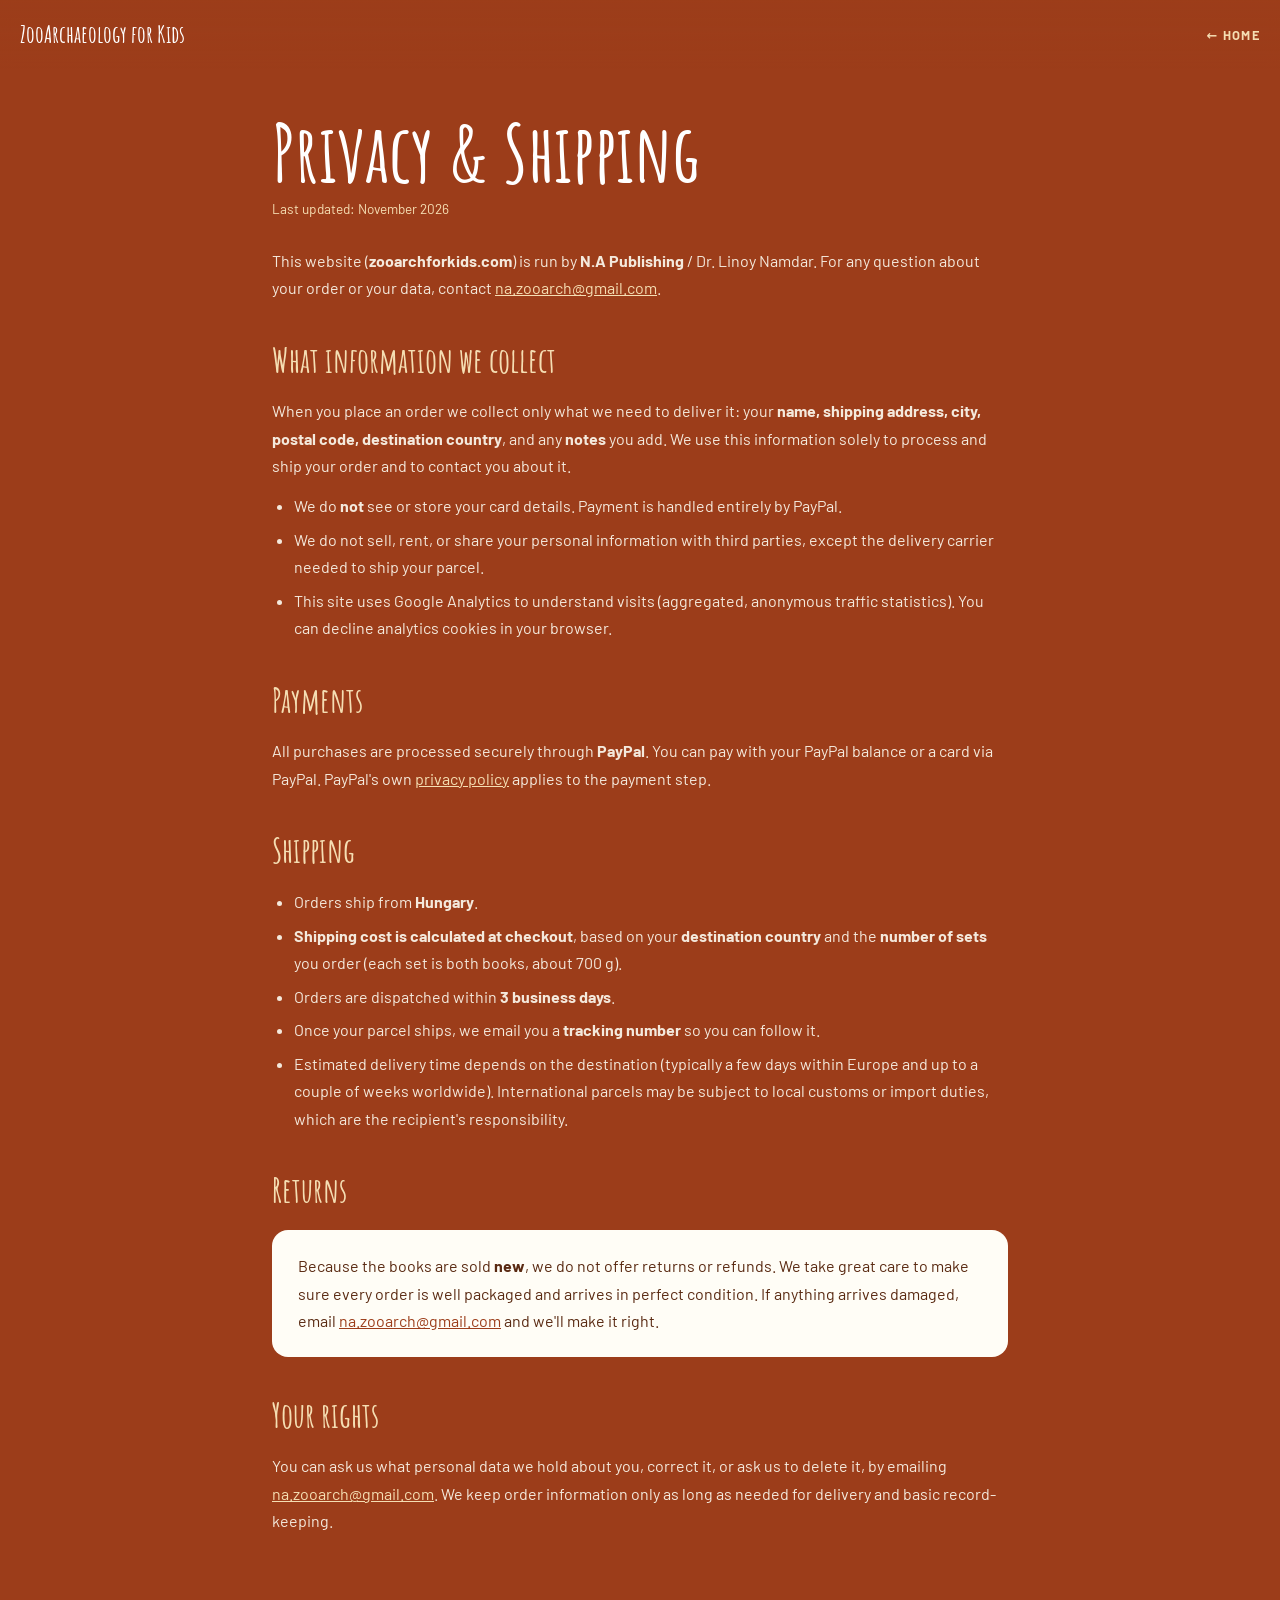
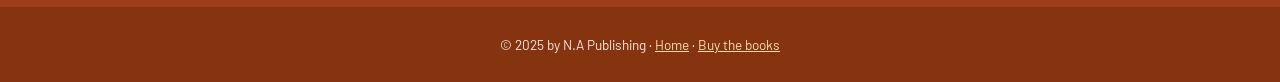
<file: privacy.html>
<!doctype html>
<html lang="en">
<head>
<meta charset="utf-8">
<meta name="viewport" content="width=device-width, initial-scale=1">
<title>Privacy &amp; Shipping · ZooArchaeology for Kids</title>
<meta name="description" content="Privacy policy and shipping information for ZooArchaeology for Kids: how we handle your data, PayPal payments, worldwide shipping from Hungary, delivery times and returns.">
<link rel="canonical" href="https://zooarchforkids.com/privacy.html">
<link rel="icon" href="data:image/svg+xml,<svg xmlns='http://www.w3.org/2000/svg' viewBox='0 0 32 32'><rect width='32' height='32' rx='7' fill='%239c3d1a'/><circle cx='16' cy='17' r='7' fill='none' stroke='%23f5deb3' stroke-width='2.4'/></svg>">
<style>
  @font-face{font-family:'Amatic SC';font-weight:700;font-display:swap;src:url(fonts/amatic-700.woff2) format('woff2')}
  @font-face{font-family:'Barlow';font-weight:400;font-display:swap;src:url(fonts/barlow-400.woff2) format('woff2')}
  @font-face{font-family:'Barlow';font-weight:700;font-display:swap;src:url(fonts/barlow-700.woff2) format('woff2')}
  *{box-sizing:border-box;margin:0;padding:0}
  body{font-family:'Barlow',system-ui,sans-serif;background:#9c3d1a;color:#f4e9dc;line-height:1.72}
  .topbar{position:sticky;top:0;display:flex;align-items:center;justify-content:space-between;padding:14px 20px;
    background:linear-gradient(180deg,rgba(156,61,26,.97),rgba(156,61,26,.86));backdrop-filter:blur(6px)}
  .topbar .brand{font-family:'Amatic SC';font-weight:700;font-size:1.5rem;color:#fff}
  .topbar a{font-weight:700;font-size:.8rem;text-transform:uppercase;letter-spacing:1.3px;color:#f5deb3;text-decoration:none}
  .doc{max-width:780px;margin:0 auto;padding:46px 22px 60px}
  h1{font-family:'Amatic SC',cursive;font-weight:700;font-size:clamp(3rem,8vw,5rem);color:#fff;line-height:.95;margin-bottom:6px}
  .updated{color:#f5deb3;font-size:.85rem;margin-bottom:26px}
  h2{font-family:'Amatic SC',cursive;font-weight:700;font-size:2.1rem;color:#f5deb3;margin:30px 0 8px}
  p{margin-bottom:12px}
  ul{margin:0 0 12px 22px}
  li{margin-bottom:6px}
  a{color:#f5deb3}
  .card{background:#fffdf6;color:#5a2a12;border-radius:16px;padding:22px 26px;margin-top:10px}
  .card a{color:#9c3d1a}
  footer{background:#86330f;color:#f4e9dc;text-align:center;padding:26px 20px;font-size:.85rem}
  footer a{color:#f5deb3}
</style>
</head>
<body>
<div class="topbar"><span class="brand">ZooArchaeology for Kids</span><a href="index.html">← Home</a></div>

<div class="doc">
  <h1>Privacy &amp; Shipping</h1>
  <div class="updated">Last updated: November 2026</div>

  <p>This website (<strong>zooarchforkids.com</strong>) is run by <strong>N.A Publishing</strong> / Dr. Linoy Namdar.
     For any question about your order or your data, contact <a href="mailto:na.zooarch@gmail.com">na.zooarch@gmail.com</a>.</p>

  <h2>What information we collect</h2>
  <p>When you place an order we collect only what we need to deliver it: your <strong>name, shipping address, city, postal code, destination country</strong>, and any <strong>notes</strong> you add. We use this information solely to process and ship your order and to contact you about it.</p>
  <ul>
    <li>We do <strong>not</strong> see or store your card details. Payment is handled entirely by PayPal.</li>
    <li>We do not sell, rent, or share your personal information with third parties, except the delivery carrier needed to ship your parcel.</li>
    <li>This site uses Google Analytics to understand visits (aggregated, anonymous traffic statistics). You can decline analytics cookies in your browser.</li>
  </ul>

  <h2>Payments</h2>
  <p>All purchases are processed securely through <strong>PayPal</strong>. You can pay with your PayPal balance or a card via PayPal. PayPal's own <a href="https://www.paypal.com/legalhub/privacy-full" target="_blank" rel="noopener">privacy policy</a> applies to the payment step.</p>

  <h2>Shipping</h2>
  <ul>
    <li>Orders ship from <strong>Hungary</strong>.</li>
    <li><strong>Shipping cost is calculated at checkout</strong>, based on your <strong>destination country</strong> and the <strong>number of sets</strong> you order (each set is both books, about 700&nbsp;g).</li>
    <li>Orders are dispatched within <strong>3 business days</strong>.</li>
    <li>Once your parcel ships, we email you a <strong>tracking number</strong> so you can follow it.</li>
    <li>Estimated delivery time depends on the destination (typically a few days within Europe and up to a couple of weeks worldwide). International parcels may be subject to local customs or import duties, which are the recipient's responsibility.</li>
  </ul>

  <h2>Returns</h2>
  <div class="card">
    <p style="margin:0">Because the books are sold <strong>new</strong>, we do not offer returns or refunds. We take great care to make sure every order is well packaged and arrives in perfect condition. If anything arrives damaged, email <a href="mailto:na.zooarch@gmail.com">na.zooarch@gmail.com</a> and we'll make it right.</p>
  </div>

  <h2>Your rights</h2>
  <p>You can ask us what personal data we hold about you, correct it, or ask us to delete it, by emailing <a href="mailto:na.zooarch@gmail.com">na.zooarch@gmail.com</a>. We keep order information only as long as needed for delivery and basic record-keeping.</p>
</div>

<footer>© 2025 by N.A Publishing · <a href="index.html">Home</a> · <a href="product.html">Buy the books</a></footer>
</body>
</html>
</file>
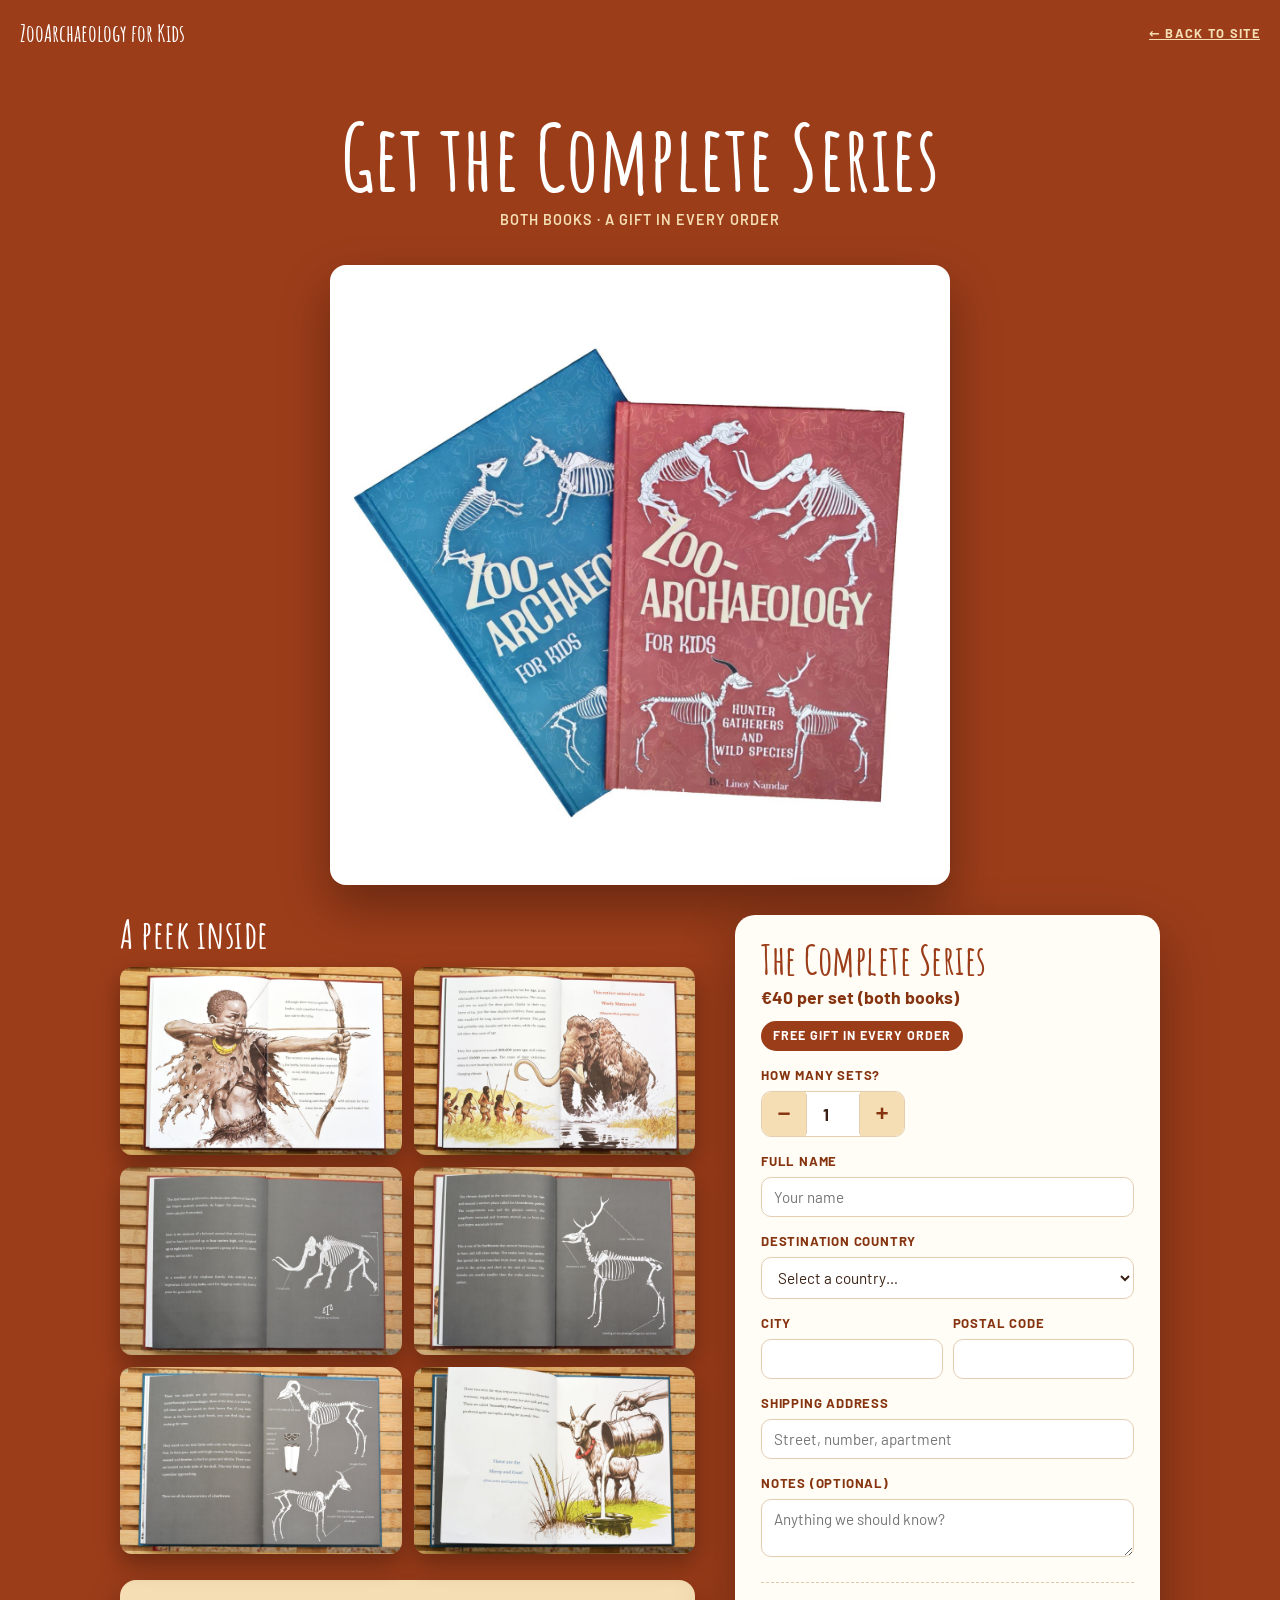
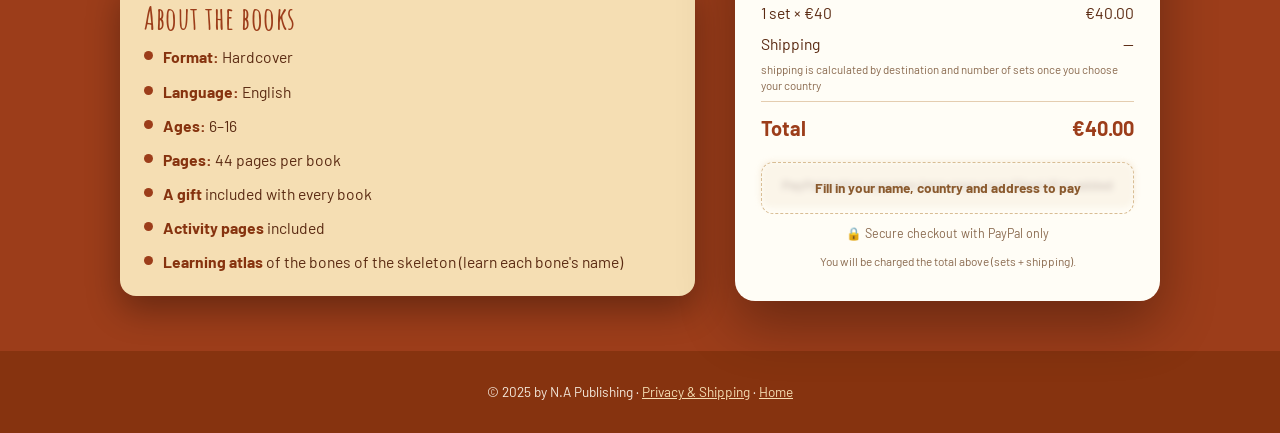
<file: product.html>
<!doctype html>
<html lang="en">
<head>
<script>document.documentElement.classList.add('js');</script>
<meta charset="utf-8">
<meta name="viewport" content="width=device-width, initial-scale=1">
<title>Buy the Books · ZooArchaeology for Kids</title>
<meta name="description" content="Buy the complete ZooArchaeology for Kids series: both hardcover books (ages 6–16) with a free gift in every order. €40, secure PayPal checkout, worldwide shipping.">
<link rel="canonical" href="https://zooarchforkids.com/product.html">
<link rel="icon" href="data:image/svg+xml,<svg xmlns='http://www.w3.org/2000/svg' viewBox='0 0 32 32'><rect width='32' height='32' rx='7' fill='%239c3d1a'/><circle cx='16' cy='17' r='7' fill='none' stroke='%23f5deb3' stroke-width='2.4'/></svg>">
<style>
  @font-face{font-family:'Amatic SC';font-weight:700;font-display:swap;src:url(fonts/amatic-700.woff2) format('woff2')}
  @font-face{font-family:'Barlow';font-weight:400;font-display:swap;src:url(fonts/barlow-400.woff2) format('woff2')}
  @font-face{font-family:'Barlow';font-weight:600;font-display:swap;src:url(fonts/barlow-600.woff2) format('woff2')}
  @font-face{font-family:'Barlow';font-weight:700;font-display:swap;src:url(fonts/barlow-700.woff2) format('woff2')}
  :root{
    --terra:#9c3d1a; --terra-deep:#86330f; --wheat:#f5deb3; --wheat-soft:#fffdf6;
    --ink:#ffffff; --ink-dark:#5a2a12; --line:rgba(245,222,179,.22); --shadow:rgba(0,0,0,.33);
  }
  *{box-sizing:border-box;margin:0;padding:0}
  html{scroll-behavior:smooth}
  body{font-family:'Barlow',system-ui,sans-serif;background:var(--terra);color:var(--ink);line-height:1.6;-webkit-font-smoothing:antialiased}
  h1,h2,h3,h4{font-family:'Amatic SC',cursive;font-weight:700;line-height:1;letter-spacing:.5px}
  a{color:var(--wheat)}
  img{display:block;max-width:100%}
  .wrap{max-width:1080px;margin:0 auto;padding:0 20px}

  .topbar{position:sticky;top:0;z-index:20;display:flex;align-items:center;justify-content:space-between;
    padding:14px 20px;background:linear-gradient(180deg,rgba(156,61,26,.97),rgba(156,61,26,.86));backdrop-filter:blur(6px)}
  .topbar .brand{font-family:'Amatic SC';font-weight:700;font-size:1.5rem;color:#fff}
  .topbar a.home{font-weight:700;font-size:.8rem;text-transform:uppercase;letter-spacing:1.3px;color:var(--wheat)}

  .hero{text-align:center;padding:46px 0 10px}
  .hero h1{font-size:clamp(3.2rem,8vw,5.6rem);color:#fff}
  .hero .sub{color:var(--wheat);font-weight:600;letter-spacing:1px;text-transform:uppercase;font-size:.9rem;margin-top:6px}

  /* covers above everything */
  .covers{margin:24px auto 8px;max-width:620px}
  .covers img{width:100%;border-radius:16px;box-shadow:0 22px 50px var(--shadow)}

  .layout{display:grid;grid-template-columns:1.15fr .85fr;gap:40px;margin-top:30px;align-items:start}
  @media(max-width:860px){.layout{grid-template-columns:1fr;gap:28px}}

  /* interior gallery */
  .gallery h2{font-size:2.4rem;color:#fff;margin-bottom:14px}
  .grid{display:grid;grid-template-columns:repeat(2,1fr);gap:12px}
  .grid img{width:100%;aspect-ratio:3/2;object-fit:cover;border-radius:12px;box-shadow:0 10px 24px var(--shadow)}
  .specs{margin-top:26px;background:var(--wheat);color:var(--ink-dark);border-radius:16px;padding:22px 24px;box-shadow:0 14px 34px var(--shadow)}
  .specs h3{font-size:2rem;color:var(--terra);margin-bottom:10px}
  .specs ul{list-style:none;display:grid;gap:9px}
  .specs li{display:flex;gap:10px;font-size:.98rem;align-items:flex-start}
  .specs li b{color:var(--terra-deep)}
  .specs li::before{content:"";flex:0 0 9px;height:9px;margin-top:7px;border-radius:50%;background:var(--terra)}

  /* buy panel */
  .buy{background:var(--wheat-soft);color:var(--ink-dark);border-radius:20px;padding:26px 26px 30px;
    box-shadow:0 22px 56px var(--shadow);position:sticky;top:76px}
  .buy h2{font-size:2.5rem;color:var(--terra);line-height:.95}
  .buy .price-tag{font-weight:800;font-size:1.1rem;color:var(--terra-deep);margin:4px 0 2px}
  .buy .gift{display:inline-block;background:var(--terra);color:#fff;font-weight:700;font-size:.78rem;
    text-transform:uppercase;letter-spacing:1px;padding:5px 12px;border-radius:999px;margin-top:8px}
  .buy label{display:block;font-weight:700;font-size:.82rem;color:var(--terra-deep);margin:14px 0 5px;text-transform:uppercase;letter-spacing:.8px}
  .buy input,.buy select,.buy textarea{width:100%;font-family:inherit;font-size:.95rem;color:#3a2012;
    background:#fff;border:1.5px solid #e4cdb0;border-radius:10px;padding:10px 12px}
  .buy input:focus,.buy select:focus,.buy textarea:focus{outline:none;border-color:var(--terra)}
  .buy .row2{display:grid;grid-template-columns:1fr 1fr;gap:10px}

  .qty{display:flex;align-items:center;gap:0;width:fit-content;border:1.5px solid #e4cdb0;border-radius:10px;overflow:hidden;background:#fff}
  .qty button{width:44px;height:44px;border:0;background:var(--wheat);color:var(--terra-deep);font-size:1.4rem;font-weight:700;cursor:pointer}
  .qty button:hover{background:#efd7a8}
  .qty input{width:54px;text-align:center;border:0;border-left:1.5px solid #e4cdb0;border-right:1.5px solid #e4cdb0;border-radius:0;font-weight:700;font-size:1.05rem}

  .summary{margin-top:18px;border-top:1.5px dashed #e0c9a8;padding-top:14px;font-size:.98rem}
  .summary .line{display:flex;justify-content:space-between;padding:3px 0}
  .summary .ship-note{font-size:.72rem;color:#8a6a4f;line-height:1.4;margin-top:2px}
  .summary .total{display:flex;justify-content:space-between;font-weight:800;font-size:1.25rem;color:var(--terra);
    border-top:1.5px solid #e4cdb0;margin-top:8px;padding-top:10px}

  /* PayPal area: gated (blurred/inactive) until the form is valid */
  .paybox{position:relative;margin-top:18px;min-height:52px}
  #paypal-buttons{transition:filter .25s ease,opacity .25s ease}
  .paybox.locked #paypal-buttons{filter:blur(3px) grayscale(.5);opacity:.5;pointer-events:none}
  .paybox .gate{position:absolute;inset:0;display:flex;align-items:center;justify-content:center;text-align:center;
    background:rgba(255,253,246,.55);border:1.5px dashed #d8bd94;border-radius:12px;color:#8a5a2e;font-weight:700;font-size:.85rem;padding:10px}
  .paybox:not(.locked) .gate{display:none}
  .payhint{font-size:.74rem;color:#8a6a4f;margin-top:8px;text-align:center}
  .paypal-only{display:flex;align-items:center;justify-content:center;gap:7px;margin-top:10px;font-size:.78rem;color:#8a6a4f}

  footer{background:var(--terra-deep);color:#f4e9dc;text-align:center;padding:30px 20px;margin-top:50px;font-size:.85rem}
  footer a{color:var(--wheat)}
</style>
</head>
<body>

<div class="topbar">
  <span class="brand">ZooArchaeology for Kids</span>
  <a class="home" href="index.html">← Back to site</a>
</div>

<div class="wrap">
  <div class="hero">
    <h1>Get the Complete Series</h1>
    <div class="sub">Both books · a gift in every order</div>
  </div>

  <!-- covers above everything -->
  <figure class="covers">
    <img src="images/book-covers-both.jpg" alt="Both ZooArchaeology for Kids book covers: Hunter-Gatherers and Wild Species, and The Neolithic Revolution">
  </figure>

  <div class="layout">
    <!-- left: interior pages + specs -->
    <div class="gallery">
      <h2>A peek inside</h2>
      <div class="grid">
        <img src="images/book-hunter-archer.jpg" alt="Interior page: a hunter with a bow">
        <img src="images/book-mammoth.jpg" alt="Interior page: a woolly mammoth illustration">
        <img src="images/book-mammoth-skeleton.jpg" alt="Interior page: a woolly mammoth skeleton">
        <img src="images/book-deer-skeleton.jpg" alt="Interior page: a deer skeleton diagram">
        <img src="images/book-goat-skeleton.jpg" alt="Interior page: goat and sheep skeleton diagrams">
        <img src="images/book-goat-milk.jpg" alt="Interior page: a goat being milked">
      </div>

      <div class="specs">
        <h3>About the books</h3>
        <ul>
          <li><span><b>Format:</b> Hardcover</span></li>
          <li><span><b>Language:</b> English</span></li>
          <li><span><b>Ages:</b> 6–16</span></li>
          <li><span><b>Pages:</b> 44 pages per book</span></li>
          <li><span><b>A gift</b> included with every book</span></li>
          <li><span><b>Activity pages</b> included</span></li>
          <li><span><b>Learning atlas</b> of the bones of the skeleton (learn each bone's name)</span></li>
        </ul>
      </div>
    </div>

    <!-- right: buy panel -->
    <div class="buy">
      <h2>The Complete Series</h2>
      <div class="price-tag">€40 per set (both books)</div>
      <span class="gift">Free gift in every order</span>

      <label for="qty">How many sets?</label>
      <div class="qty">
        <button type="button" id="minus" aria-label="Decrease quantity">−</button>
        <input id="qty" type="number" min="1" max="99" value="1" inputmode="numeric" aria-label="Number of sets">
        <button type="button" id="plus" aria-label="Increase quantity">+</button>
      </div>

      <label for="fullname">Full name</label>
      <input id="fullname" type="text" autocomplete="name" placeholder="Your name">

      <label for="country">Destination country</label>
      <select id="country">
        <option value="">Select a country…</option>
        <option value="HU">Hungary</option>
        <optgroup label="Europe (EU & neighbours)">
          <option value="AT">Austria</option><option value="SK">Slovakia</option><option value="RO">Romania</option>
          <option value="HR">Croatia</option><option value="SI">Slovenia</option><option value="RS">Serbia</option>
          <option value="CZ">Czechia</option><option value="PL">Poland</option><option value="DE">Germany</option>
          <option value="NL">Netherlands</option><option value="BE">Belgium</option><option value="FR">France</option>
          <option value="IT">Italy</option><option value="ES">Spain</option><option value="PT">Portugal</option>
          <option value="GR">Greece</option><option value="SE">Sweden</option><option value="DK">Denmark</option>
          <option value="FI">Finland</option><option value="IE">Ireland</option><option value="GB">United Kingdom</option>
          <option value="CH">Switzerland</option><option value="NO">Norway</option>
        </optgroup>
        <optgroup label="North America">
          <option value="US">United States</option><option value="CA">Canada</option>
        </optgroup>
        <optgroup label="Rest of the world">
          <option value="IL">Israel</option><option value="AU">Australia</option><option value="NZ">New Zealand</option>
          <option value="JP">Japan</option><option value="SG">Singapore</option><option value="AE">UAE</option>
          <option value="ZA">South Africa</option><option value="BR">Brazil</option>
          <option value="OTHER">Other country</option>
        </optgroup>
      </select>

      <div class="row2" style="margin-top:0">
        <div><label for="city">City</label><input id="city" type="text" autocomplete="address-level2"></div>
        <div><label for="zip">Postal code</label><input id="zip" type="text" autocomplete="postal-code"></div>
      </div>

      <label for="address">Shipping address</label>
      <input id="address" type="text" autocomplete="street-address" placeholder="Street, number, apartment">

      <label for="notes">Notes (optional)</label>
      <textarea id="notes" rows="2" placeholder="Anything we should know?"></textarea>

      <div class="summary">
        <div class="line"><span id="itemsLabel">1 set × €40</span><span id="itemsTotal">€40.00</span></div>
        <div class="line"><span>Shipping</span><span id="shipTotal">—</span></div>
        <div class="ship-note">shipping is calculated by destination and number of sets once you choose your country</div>
        <div class="total"><span>Total</span><span id="grandTotal">€40.00</span></div>
      </div>

      <div class="paybox locked" id="paybox">
        <div id="paypal-buttons"></div>
        <div class="gate">Fill in your name, country and address to pay</div>
      </div>
      <div class="paypal-only">🔒 Secure checkout with PayPal only</div>
      <div class="payhint">You will be charged the total above (sets + shipping).</div>
    </div>
  </div>
</div>

<footer>
  © 2025 by N.A Publishing · <a href="privacy.html">Privacy &amp; Shipping</a> · <a href="index.html">Home</a>
</footer>

<!-- ============ CONFIG: replace the two placeholders below ============ -->
<script>
  // 1) Your PayPal *Client ID* (from developer.paypal.com, live) — account linoyn6@gmail.com
  const PAYPAL_CLIENT_ID = "YOUR_PAYPAL_CLIENT_ID";
  // 2) Your Web3Forms access key (free at web3forms.com) — sends the order to na.zooarch@gmail.com
  const WEB3FORMS_KEY = "YOUR_WEB3FORMS_ACCESS_KEY";
  const ORDER_EMAIL = "na.zooarch@gmail.com";

  // ---- Shipping rates (EUR). Editable. rate[n] = price for n sets; beyond 4 adds perExtra ----
  const SET_PRICE = 40;
  const ZONES = {
    HU:   {name:"Hungary",            rate:[0, 4,  5,  6,  7],  perExtra:1.5},
    EU1:  {name:"Europe (neighbours)",rate:[0, 9,  11, 14, 17], perExtra:3},
    EU2:  {name:"Europe",             rate:[0, 13, 16, 20, 24], perExtra:4},
    NA:   {name:"North America",      rate:[0, 22, 30, 38, 46], perExtra:8},
    WORLD:{name:"Rest of the world",  rate:[0, 25, 34, 44, 54], perExtra:9}
  };
  const COUNTRY_ZONE = {
    HU:"HU",
    AT:"EU1",SK:"EU1",RO:"EU1",HR:"EU1",SI:"EU1",RS:"EU1",CZ:"EU1",PL:"EU1",DE:"EU1",
    NL:"EU2",BE:"EU2",FR:"EU2",IT:"EU2",ES:"EU2",PT:"EU2",GR:"EU2",SE:"EU2",DK:"EU2",
    FI:"EU2",IE:"EU2",GB:"EU2",CH:"EU2",NO:"EU2",
    US:"NA",CA:"NA"
    // everything else falls through to WORLD
  };

  const $ = id => document.getElementById(id);
  let shipping = null;

  function zoneFor(c){ if(!c) return null; return ZONES[COUNTRY_ZONE[c] || "WORLD"]; }
  function shipCost(zone, sets){
    if(!zone) return null;
    const t = Math.min(sets, 4);
    let cost = zone.rate[t];
    if(sets > 4) cost += (sets - 4) * zone.perExtra;
    return cost;
  }
  function recalc(){
    const sets = Math.max(1, parseInt($("qty").value||"1",10));
    const items = sets * SET_PRICE;
    $("itemsLabel").textContent = sets + (sets>1?" sets":" set") + " × €40";
    $("itemsTotal").textContent = "€"+items.toFixed(2);
    const zone = zoneFor($("country").value);
    shipping = shipCost(zone, sets);
    if(shipping===null){ $("shipTotal").textContent="—"; $("grandTotal").textContent="€"+items.toFixed(2); }
    else{ $("shipTotal").textContent="€"+shipping.toFixed(2); $("grandTotal").textContent="€"+(items+shipping).toFixed(2); }
    gateCheck();
  }
  function formValid(){
    return $("fullname").value.trim() && $("country").value && $("city").value.trim()
        && $("zip").value.trim() && $("address").value.trim() && shipping!==null;
  }
  function gateCheck(){ $("paybox").classList.toggle("locked", !formValid()); }
  function orderTotal(){
    const sets = Math.max(1, parseInt($("qty").value||"1",10));
    return { sets, items:sets*SET_PRICE, shipping:shipping||0, total:sets*SET_PRICE + (shipping||0) };
  }

  // qty +/- and live recalc
  $("minus").onclick = ()=>{ $("qty").value = Math.max(1,(parseInt($("qty").value||"1",10)-1)); recalc(); };
  $("plus").onclick  = ()=>{ $("qty").value = Math.min(99,(parseInt($("qty").value||"1",10)+1)); recalc(); };
  ["qty","country","fullname","city","zip","address","notes"].forEach(id=> $(id).addEventListener("input",recalc));
  recalc();

  // send the order details to na.zooarch@gmail.com via Web3Forms
  async function emailOrder(o, paypalId){
    if(WEB3FORMS_KEY.startsWith("YOUR_")) return; // not configured yet
    const body = {
      access_key: WEB3FORMS_KEY,
      subject: "New order – ZooArchaeology for Kids ("+o.sets+" set"+(o.sets>1?"s":"")+")",
      from_name: "ZooArchaeology shop",
      to: ORDER_EMAIL,
      Order_ID: paypalId,
      Name: $("fullname").value,
      Sets: o.sets,
      Country: $("country").options[$("country").selectedIndex].text,
      City: $("city").value,
      Postal_code: $("zip").value,
      Address: $("address").value,
      Notes: $("notes").value || "—",
      Items: "€"+o.items.toFixed(2),
      Shipping: "€"+o.shipping.toFixed(2),
      Total_paid: "€"+o.total.toFixed(2)
    };
    try{ await fetch("https://api.web3forms.com/submit",{method:"POST",
      headers:{"Content-Type":"application/json",Accept:"application/json"},body:JSON.stringify(body)});}catch(e){}
  }

  // load PayPal SDK and render buttons
  (function loadPaypal(){
    if(PAYPAL_CLIENT_ID.startsWith("YOUR_")){
      $("paypal-buttons").innerHTML =
        '<div style="background:#ffd79e;color:#7a2e10;border-radius:10px;padding:12px;text-align:center;font-weight:700;font-size:.85rem">PayPal button appears here once your Client ID is added</div>';
      return;
    }
    const s=document.createElement("script");
    s.src="https://www.paypal.com/sdk/js?client-id="+PAYPAL_CLIENT_ID+"&currency=EUR&intent=capture";
    s.onload=renderButtons; document.head.appendChild(s);
  })();
  function renderButtons(){
    paypal.Buttons({
      style:{color:"gold",shape:"pill",label:"paypal",height:46},
      createOrder:(data,actions)=>{
        const o=orderTotal();
        return actions.order.create({
          purchase_units:[{
            amount:{ value:o.total.toFixed(2), currency_code:"EUR",
              breakdown:{ item_total:{value:o.items.toFixed(2),currency_code:"EUR"},
                          shipping:{value:o.shipping.toFixed(2),currency_code:"EUR"} } },
            description:"ZooArchaeology for Kids – "+o.sets+" set(s), both books + gift",
            custom_id:$("fullname").value
          }],
          application_context:{ shipping_preference:"NO_SHIPPING" }
        });
      },
      onApprove:async(data,actions)=>{
        const det=await actions.order.capture();
        await emailOrder(orderTotal(), det.id);
        sessionStorage.setItem("zooOrder", JSON.stringify({id:det.id, ...orderTotal(), name:$("fullname").value}));
        window.location.href="thankyou.html";
      }
    }).render("#paypal-buttons");
  }
</script>
</body>
</html>
</file>
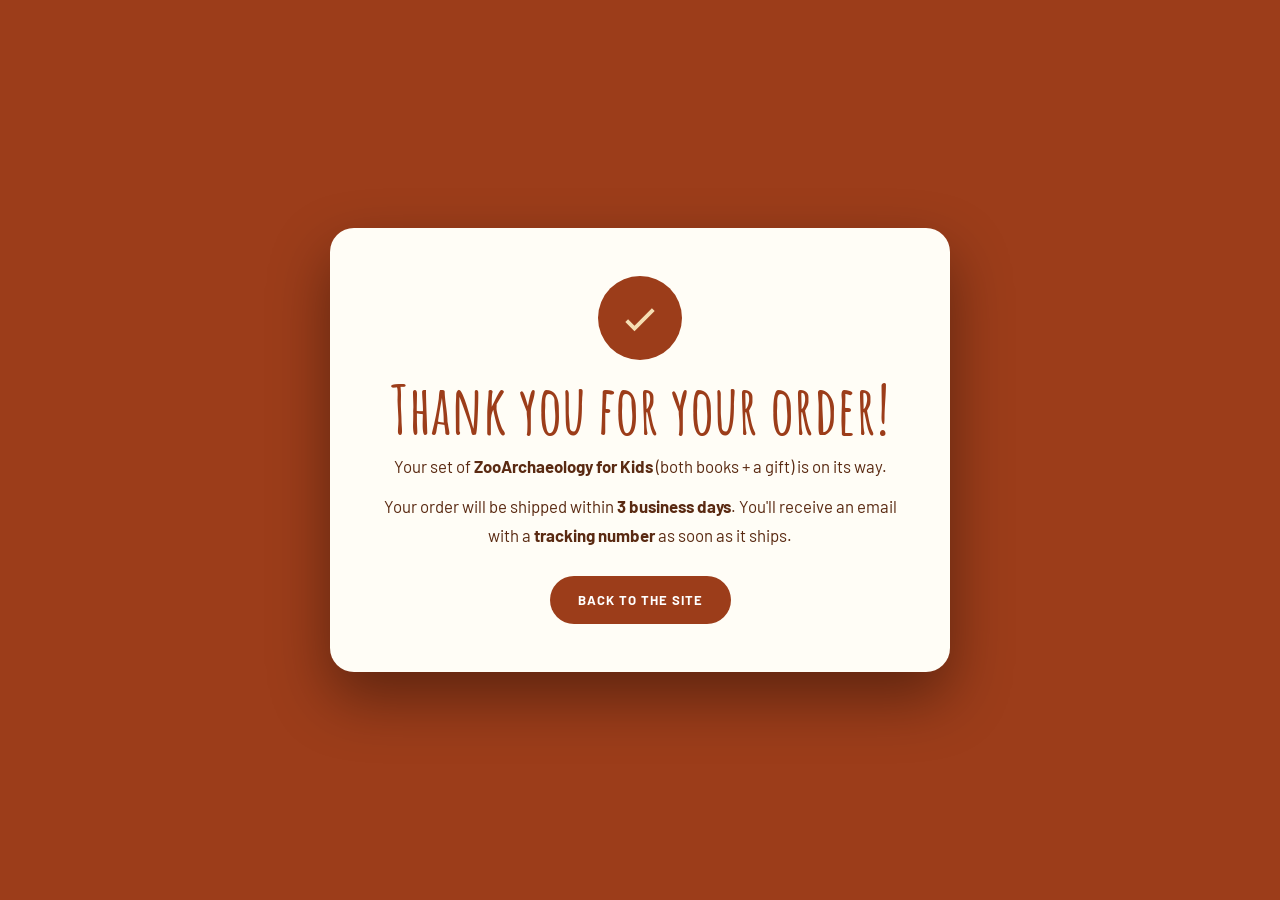
<file: thankyou.html>
<!doctype html>
<html lang="en">
<head>
<meta charset="utf-8">
<meta name="viewport" content="width=device-width, initial-scale=1">
<title>Thank you! · ZooArchaeology for Kids</title>
<meta name="robots" content="noindex">
<link rel="icon" href="data:image/svg+xml,<svg xmlns='http://www.w3.org/2000/svg' viewBox='0 0 32 32'><rect width='32' height='32' rx='7' fill='%239c3d1a'/><circle cx='16' cy='17' r='7' fill='none' stroke='%23f5deb3' stroke-width='2.4'/></svg>">
<style>
  @font-face{font-family:'Amatic SC';font-weight:700;font-display:swap;src:url(fonts/amatic-700.woff2) format('woff2')}
  @font-face{font-family:'Barlow';font-weight:400;font-display:swap;src:url(fonts/barlow-400.woff2) format('woff2')}
  @font-face{font-family:'Barlow';font-weight:700;font-display:swap;src:url(fonts/barlow-700.woff2) format('woff2')}
  *{box-sizing:border-box;margin:0;padding:0}
  body{font-family:'Barlow',system-ui,sans-serif;background:#9c3d1a;color:#fff;line-height:1.7;
    min-height:100vh;display:flex;align-items:center;justify-content:center;padding:30px;text-align:center}
  .card{max-width:620px;background:#fffdf6;color:#5a2a12;border-radius:24px;padding:48px 40px;box-shadow:0 26px 60px rgba(0,0,0,.4)}
  .check{width:84px;height:84px;margin:0 auto 18px;border-radius:50%;background:#9c3d1a;display:flex;align-items:center;justify-content:center}
  .check svg{width:44px;height:44px;fill:#f5deb3}
  h1{font-family:'Amatic SC',cursive;font-weight:700;font-size:clamp(2.8rem,8vw,4.2rem);color:#9c3d1a;line-height:.95;margin-bottom:10px}
  p{font-size:1.05rem;margin-bottom:12px}
  .ref{font-size:.9rem;color:#8a5a2e;margin:14px 0 20px}
  a.btn{display:inline-block;background:#9c3d1a;color:#fff;font-weight:700;text-transform:uppercase;letter-spacing:1px;
    font-size:.82rem;padding:13px 28px;border-radius:999px;text-decoration:none;margin-top:6px}
</style>
</head>
<body>
  <div class="card">
    <div class="check"><svg viewBox="0 0 24 24"><path d="M9 16.2l-3.5-3.5L4 14.2l5 5 11-11-1.5-1.5z"/></svg></div>
    <h1>Thank you for your order!</h1>
    <p>Your set of <strong>ZooArchaeology for Kids</strong> (both books + a gift) is on its way.</p>
    <p>Your order will be shipped within <strong>3 business days</strong>. You'll receive an email with a <strong>tracking number</strong> as soon as it ships.</p>
    <p class="ref" id="ref"></p>
    <a class="btn" href="index.html">Back to the site</a>
  </div>
  <script>
    try{ const o=JSON.parse(sessionStorage.getItem("zooOrder")||"{}");
      if(o.id){ document.getElementById("ref").textContent="Order reference: "+o.id+(o.total?(" · Total paid €"+Number(o.total).toFixed(2)):""); } }catch(e){}
  </script>
</body>
</html>
</file>
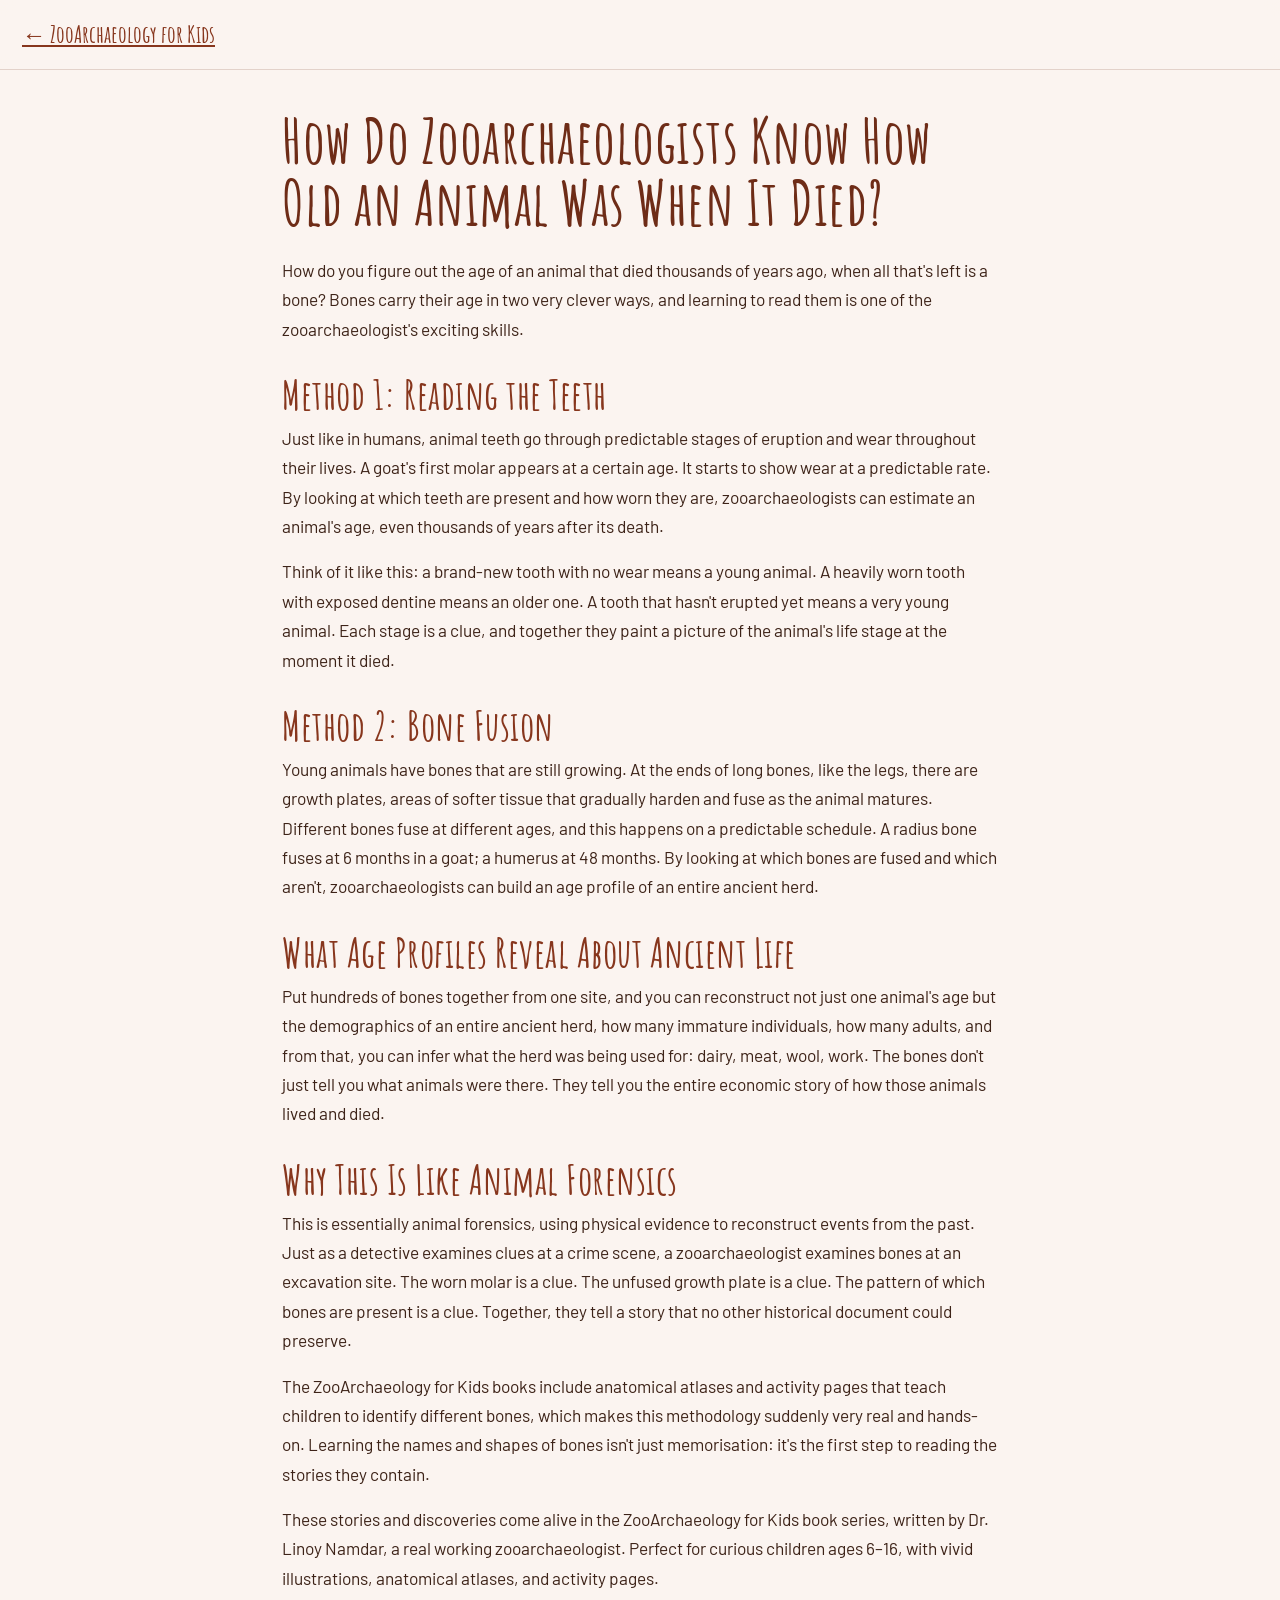
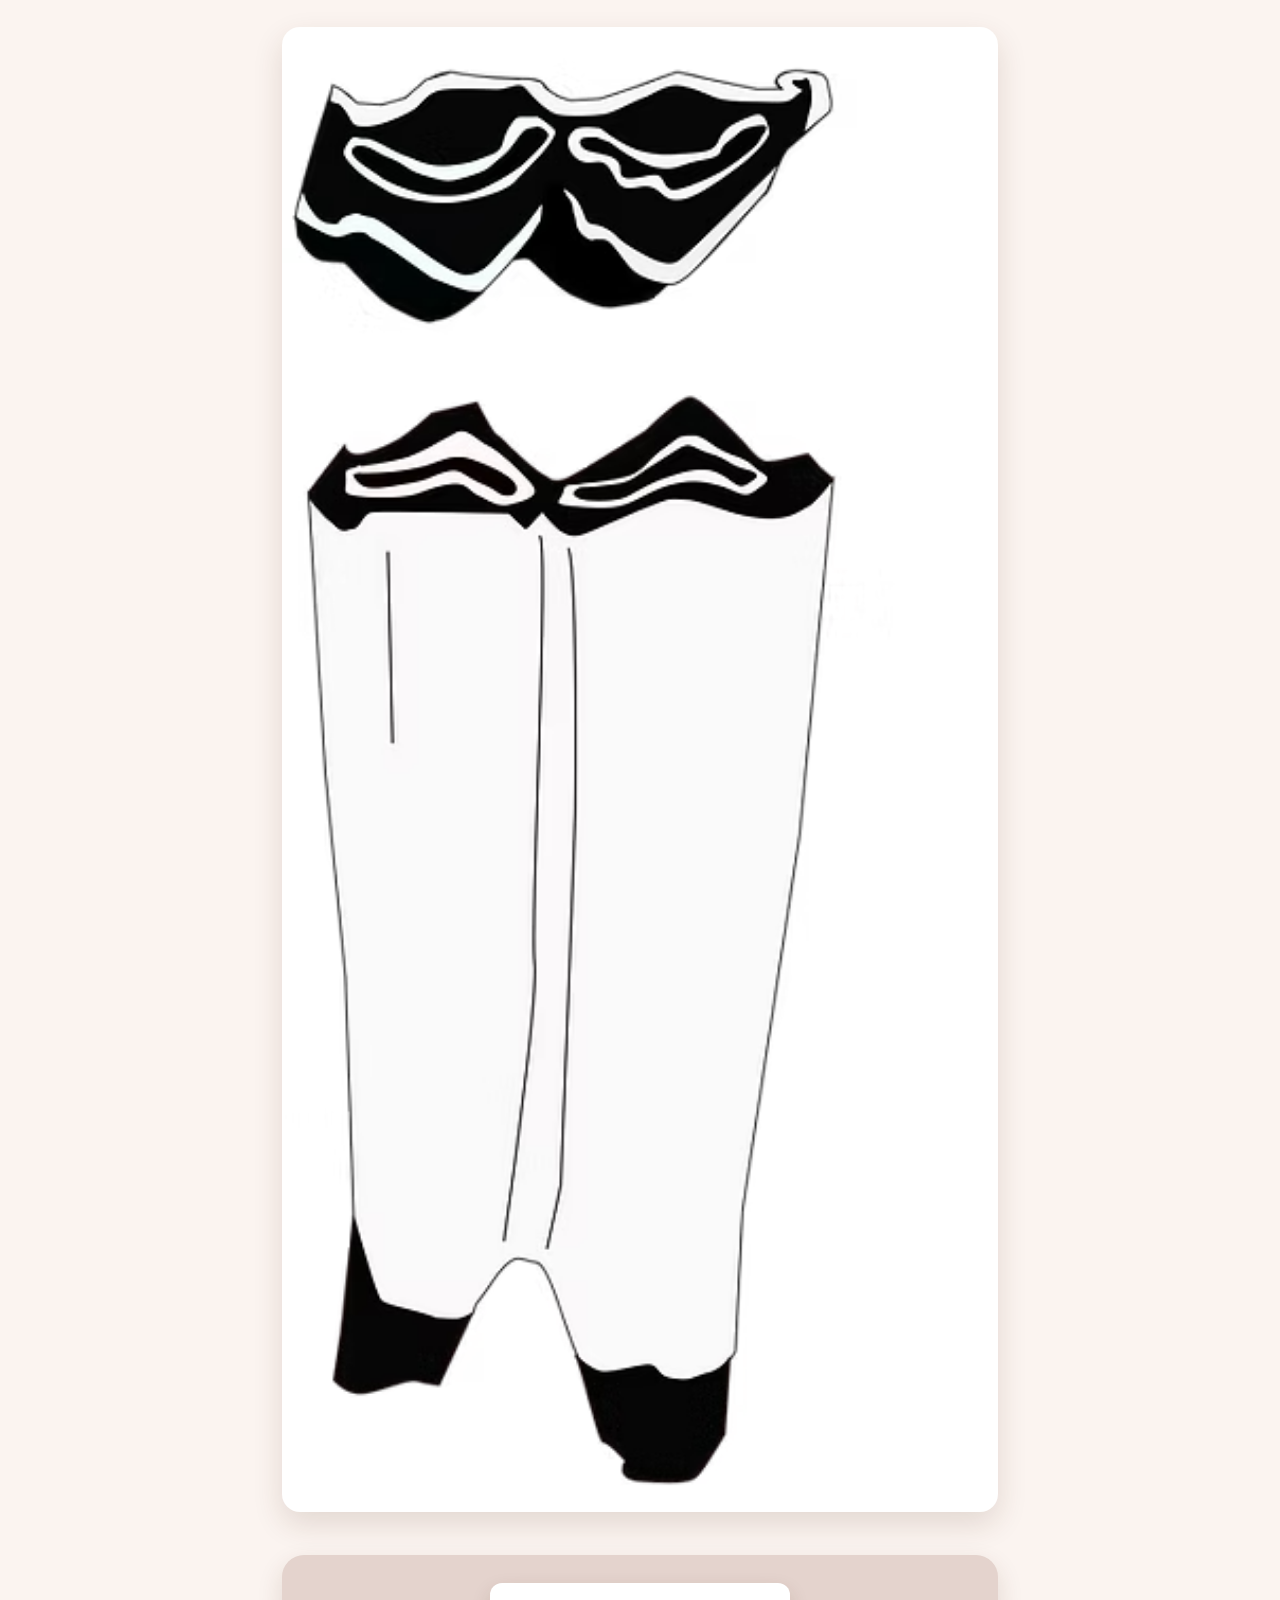
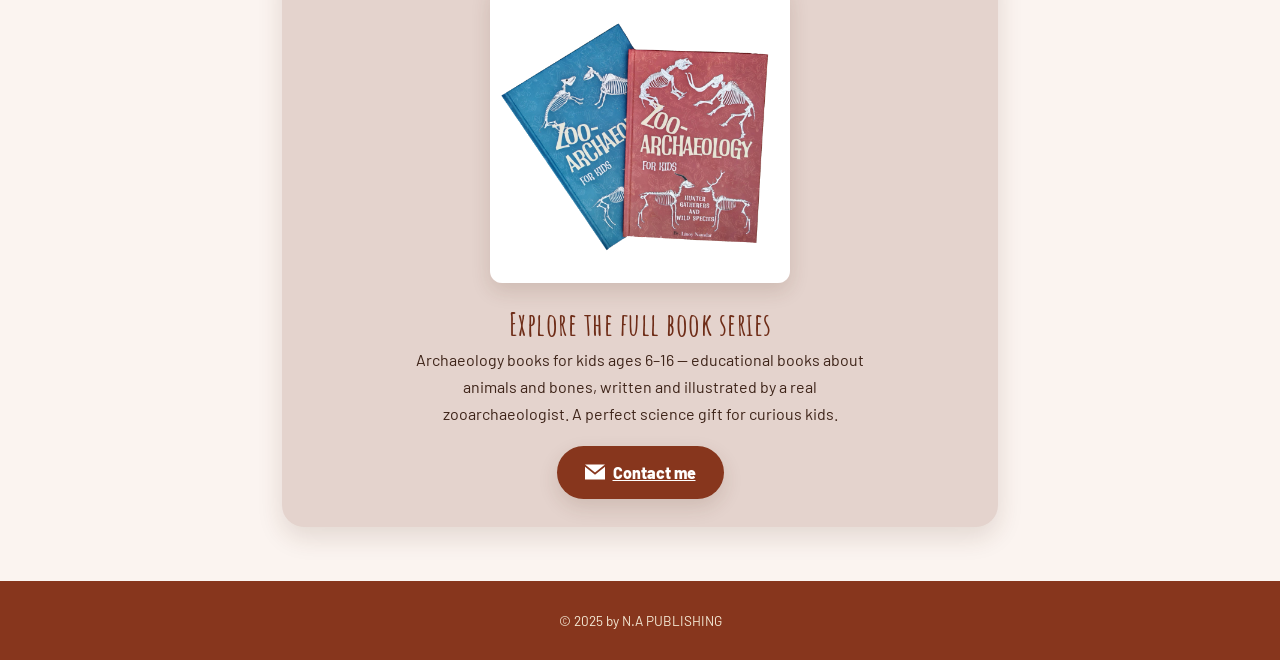
<file: blog/animal-age.html>
<!DOCTYPE html>
<html lang="en">
<head>
<meta charset="UTF-8">
<meta name="viewport" content="width=device-width, initial-scale=1.0">
<title>How Do Zooarchaeologists Know How Old an Animal Was When It Died? | ZooArchaeology for Kids</title>
<meta name="description" content="How do you figure out the age of an animal that died thousands of years ago, when all that&#x27;s left is a bone? Bones carry their age in two very clever…">
<meta name="author" content="Dr. Linoy Namdar">
<meta name="robots" content="index, follow">
<link rel="canonical" href="https://zooarchforkids.com/blog/animal-age.html">
<meta property="og:type" content="article">
<meta property="og:title" content="How Do Zooarchaeologists Know How Old an Animal Was When It Died?">
<meta property="og:description" content="How do you figure out the age of an animal that died thousands of years ago, when all that&#x27;s left is a bone? Bones carry their age in two very clever…">
<meta property="og:image" content="https://zooarchforkids.com/images/blog-animal-age.png">
<meta property="og:url" content="https://zooarchforkids.com/blog/animal-age.html">
<meta property="og:site_name" content="ZooArchaeology for Kids">
<meta name="twitter:card" content="summary_large_image">
<meta name="twitter:title" content="How Do Zooarchaeologists Know How Old an Animal Was When It Died?">
<meta name="twitter:description" content="How do you figure out the age of an animal that died thousands of years ago, when all that&#x27;s left is a bone? Bones carry their age in two very clever…">
<meta name="twitter:image" content="https://zooarchforkids.com/images/blog-animal-age.png">
<script type="application/ld+json">
{"@context":"https://schema.org","@type":"BlogPosting","headline":"How Do Zooarchaeologists Know How Old an Animal Was When It Died?","description":"How do you figure out the age of an animal that died thousands of years ago, when all that&#x27;s left is a bone? Bones carry their age in two very clever…","image":"https://zooarchforkids.com/images/blog-animal-age.png","inLanguage":"en","mainEntityOfPage":"https://zooarchforkids.com/blog/animal-age.html","author":{"@type":"Person","name":"Dr. Linoy Namdar","jobTitle":"Zooarchaeologist"},"publisher":{"@type":"Organization","name":"N.A Publishing"}}
</script>
<link rel="preconnect" href="https://fonts.googleapis.com">
<link rel="preconnect" href="https://fonts.gstatic.com" crossorigin>
<link href="https://fonts.googleapis.com/css2?family=Amatic+SC:wght@400;700&family=Barlow:ital,wght@0,300;0,400;0,500;0,600;0,700;1,400&display=swap" rel="stylesheet">
<link href="blog.css" rel="stylesheet">
<!-- Google tag (gtag.js) -->
<script async src="https://www.googletagmanager.com/gtag/js?id=G-SHNM9NC6ZZ"></script>
<script>
  window.dataLayer = window.dataLayer || [];
  function gtag(){dataLayer.push(arguments);}
  gtag('js', new Date());
  gtag('config', 'G-SHNM9NC6ZZ');
</script>
</head>
<body>
<header class="bnav">
  <a class="bback" href="../index.html">&larr; ZooArchaeology for Kids</a>
</header>
<article class="post">
  <h1>How Do Zooarchaeologists Know How Old an Animal Was When It Died?</h1>
  <p>How do you figure out the age of an animal that died thousands of years ago, when all that&#x27;s left is a bone? Bones carry their age in two very clever ways, and learning to read them is one of the zooarchaeologist&#x27;s exciting skills.</p>
  <h2>Method 1: Reading the Teeth</h2>
  <p>Just like in humans, animal teeth go through predictable stages of eruption and wear throughout their lives. A goat&#x27;s first molar appears at a certain age. It starts to show wear at a predictable rate. By looking at which teeth are present and how worn they are, zooarchaeologists can estimate an animal&#x27;s age, even thousands of years after its death.</p>
  <p>Think of it like this: a brand-new tooth with no wear means a young animal. A heavily worn tooth with exposed dentine means an older one. A tooth that hasn&#x27;t erupted yet means a very young animal. Each stage is a clue, and together they paint a picture of the animal&#x27;s life stage at the moment it died.</p>
  <h2>Method 2: Bone Fusion</h2>
  <p>Young animals have bones that are still growing. At the ends of long bones, like the legs, there are growth plates, areas of softer tissue that gradually harden and fuse as the animal matures. Different bones fuse at different ages, and this happens on a predictable schedule. A radius bone fuses at 6 months in a goat; a humerus at 48 months. By looking at which bones are fused and which aren&#x27;t, zooarchaeologists can build an age profile of an entire ancient herd.</p>
  <h2>What Age Profiles Reveal About Ancient Life</h2>
  <p>Put hundreds of bones together from one site, and you can reconstruct not just one animal&#x27;s age but the demographics of an entire ancient herd, how many immature individuals, how many adults, and from that, you can infer what the herd was being used for: dairy, meat, wool, work. The bones don&#x27;t just tell you what animals were there. They tell you the entire economic story of how those animals lived and died.</p>
  <h2>Why This Is Like Animal Forensics</h2>
  <p>This is essentially animal forensics, using physical evidence to reconstruct events from the past. Just as a detective examines clues at a crime scene, a zooarchaeologist examines bones at an excavation site. The worn molar is a clue. The unfused growth plate is a clue. The pattern of which bones are present is a clue. Together, they tell a story that no other historical document could preserve.</p>
  <p>The ZooArchaeology for Kids books include anatomical atlases and activity pages that teach children to identify different bones, which makes this methodology suddenly very real and hands-on. Learning the names and shapes of bones isn&#x27;t just memorisation: it&#x27;s the first step to reading the stories they contain.</p>
  <p>These stories and discoveries come alive in the ZooArchaeology for Kids book series, written by Dr. Linoy Namdar, a real working zooarchaeologist. Perfect for curious children ages 6–16, with vivid illustrations, anatomical atlases, and activity pages.</p>
  <figure class="post-img">
    <img src="../images/blog-animal-age.png" alt="Illustration of herbivore teeth showing enamel and dentine">
  </figure>
  
  <div class="post-cta-box">
    <a href="../index.html" class="cta-covers"><img src="../images/book-covers-both.png" alt="ZooArchaeology for Kids book series – archaeology books for kids ages 6–16: Book I Hunter-Gatherers and Wild Species and Book II The Neolithic Revolution"></a>
    <h3>Explore the full book series</h3>
    <p>Archaeology books for kids ages 6&ndash;16 &mdash; educational books about animals and bones, written and illustrated by a real zooarchaeologist. A perfect science gift for curious kids.</p>
    <a class="cta-btn" href="https://mail.google.com/mail/?view=cm&amp;fs=1&amp;to=na.zooarch@gmail.com&amp;su=Book%20Order%20%E2%80%93%20ZooArchaeology%20for%20Kids&amp;body=Hi%20Dr.%20Namdar%2C%0A%0AI'd%20like%20to%20order%20the%20ZooArchaeology%20for%20Kids%20book%20series.%0A%0AShipping%20address%3A%0A%0AThank%20you!" target="_blank" rel="noopener" aria-label="Contact me by email">
      <svg viewBox="0 0 24 24" width="20" height="20" style="vertical-align:middle;fill:currentColor"><path d="M12 12.713l-11.985-9.713h23.97l-11.985 9.713zm0 2.574l-12-9.725v15.438h24v-15.438l-12 9.725z"/></svg>
      Contact me
    </a>
  </div>
</article>
<footer class="bfoot">&copy; 2025 by N.A PUBLISHING</footer>
</body>
</html>
</file>
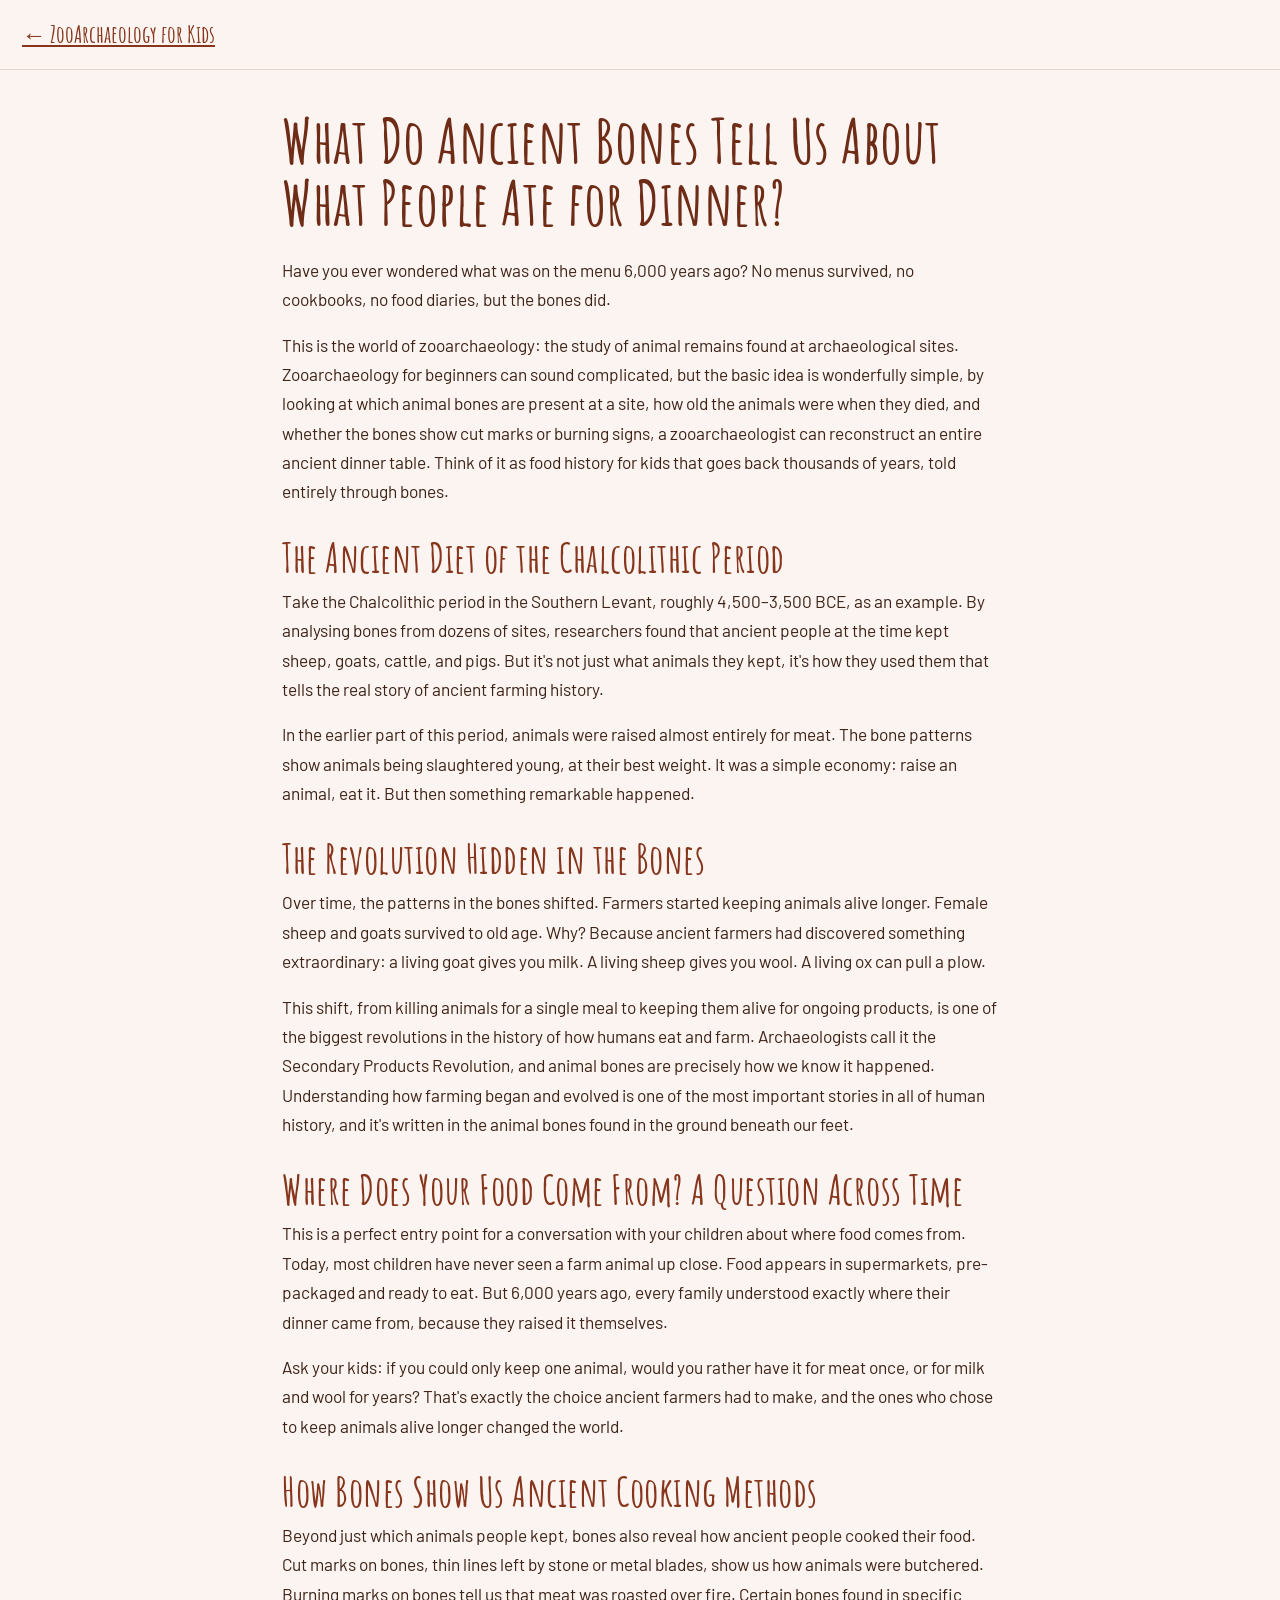
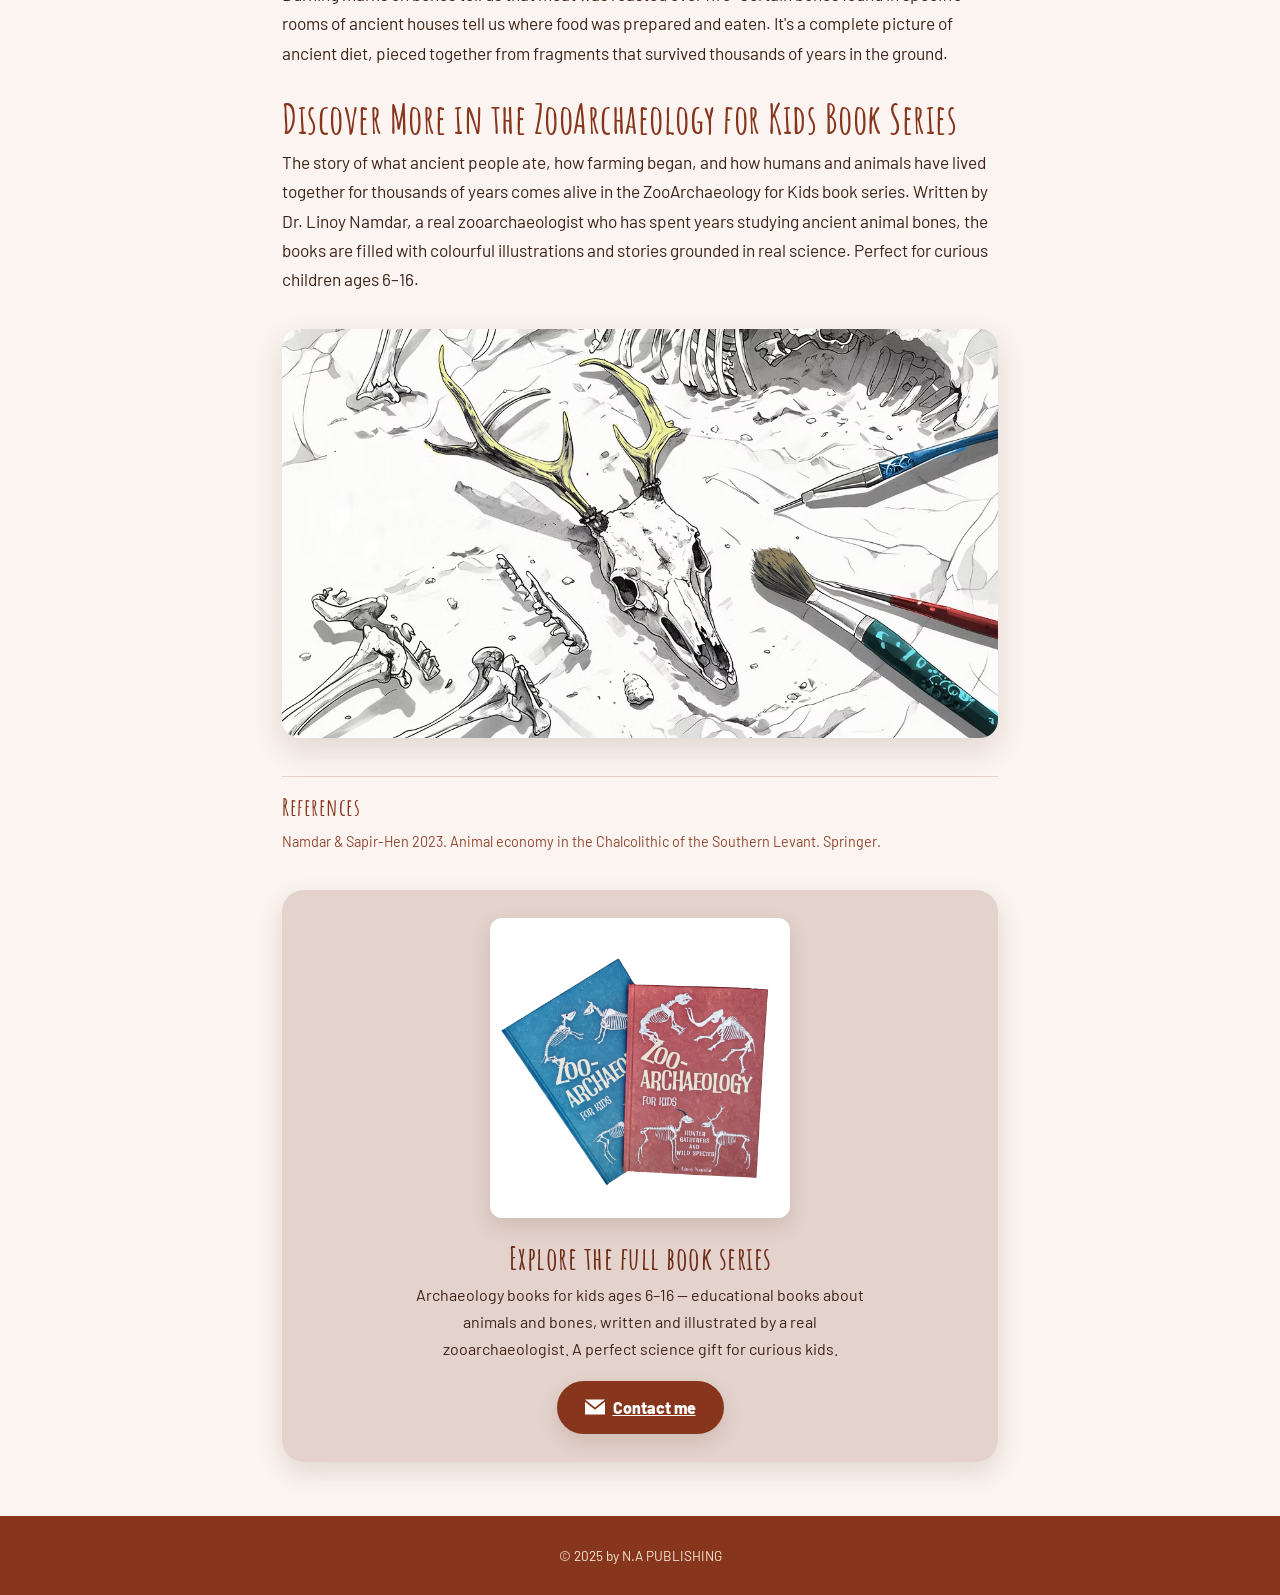
<file: blog/bones-dinner.html>
<!DOCTYPE html>
<html lang="en">
<head>
<meta charset="UTF-8">
<meta name="viewport" content="width=device-width, initial-scale=1.0">
<title>What Do Ancient Bones Tell Us About What People Ate for Dinner? | ZooArchaeology for Kids</title>
<meta name="description" content="Have you ever wondered what was on the menu 6,000 years ago? No menus survived, no cookbooks, no food diaries, but the bones did.">
<meta name="author" content="Dr. Linoy Namdar">
<meta name="robots" content="index, follow">
<link rel="canonical" href="https://zooarchforkids.com/blog/bones-dinner.html">
<meta property="og:type" content="article">
<meta property="og:title" content="What Do Ancient Bones Tell Us About What People Ate for Dinner?">
<meta property="og:description" content="Have you ever wondered what was on the menu 6,000 years ago? No menus survived, no cookbooks, no food diaries, but the bones did.">
<meta property="og:image" content="https://zooarchforkids.com/images/blog-bones-dinner.png">
<meta property="og:url" content="https://zooarchforkids.com/blog/bones-dinner.html">
<meta property="og:site_name" content="ZooArchaeology for Kids">
<meta name="twitter:card" content="summary_large_image">
<meta name="twitter:title" content="What Do Ancient Bones Tell Us About What People Ate for Dinner?">
<meta name="twitter:description" content="Have you ever wondered what was on the menu 6,000 years ago? No menus survived, no cookbooks, no food diaries, but the bones did.">
<meta name="twitter:image" content="https://zooarchforkids.com/images/blog-bones-dinner.png">
<script type="application/ld+json">
{"@context":"https://schema.org","@type":"BlogPosting","headline":"What Do Ancient Bones Tell Us About What People Ate for Dinner?","description":"Have you ever wondered what was on the menu 6,000 years ago? No menus survived, no cookbooks, no food diaries, but the bones did.","image":"https://zooarchforkids.com/images/blog-bones-dinner.png","inLanguage":"en","mainEntityOfPage":"https://zooarchforkids.com/blog/bones-dinner.html","author":{"@type":"Person","name":"Dr. Linoy Namdar","jobTitle":"Zooarchaeologist"},"publisher":{"@type":"Organization","name":"N.A Publishing"}}
</script>
<link rel="preconnect" href="https://fonts.googleapis.com">
<link rel="preconnect" href="https://fonts.gstatic.com" crossorigin>
<link href="https://fonts.googleapis.com/css2?family=Amatic+SC:wght@400;700&family=Barlow:ital,wght@0,300;0,400;0,500;0,600;0,700;1,400&display=swap" rel="stylesheet">
<link href="blog.css" rel="stylesheet">
<!-- Google tag (gtag.js) -->
<script async src="https://www.googletagmanager.com/gtag/js?id=G-SHNM9NC6ZZ"></script>
<script>
  window.dataLayer = window.dataLayer || [];
  function gtag(){dataLayer.push(arguments);}
  gtag('js', new Date());
  gtag('config', 'G-SHNM9NC6ZZ');
</script>
</head>
<body>
<header class="bnav">
  <a class="bback" href="../index.html">&larr; ZooArchaeology for Kids</a>
</header>
<article class="post">
  <h1>What Do Ancient Bones Tell Us About What People Ate for Dinner?</h1>
  <p>Have you ever wondered what was on the menu 6,000 years ago? No menus survived, no cookbooks, no food diaries, but the bones did.</p>
  <p>This is the world of zooarchaeology: the study of animal remains found at archaeological sites. Zooarchaeology for beginners can sound complicated, but the basic idea is wonderfully simple, by looking at which animal bones are present at a site, how old the animals were when they died, and whether the bones show cut marks or burning signs, a zooarchaeologist can reconstruct an entire ancient dinner table. Think of it as food history for kids that goes back thousands of years, told entirely through bones.</p>
  <h2>The Ancient Diet of the Chalcolithic Period</h2>
  <p>Take the Chalcolithic period in the Southern Levant, roughly 4,500–3,500 BCE, as an example. By analysing bones from dozens of sites, researchers found that ancient people at the time kept sheep, goats, cattle, and pigs. But it&#x27;s not just what animals they kept, it&#x27;s how they used them that tells the real story of ancient farming history.</p>
  <p>In the earlier part of this period, animals were raised almost entirely for meat. The bone patterns show animals being slaughtered young, at their best weight. It was a simple economy: raise an animal, eat it. But then something remarkable happened.</p>
  <h2>The Revolution Hidden in the Bones</h2>
  <p>Over time, the patterns in the bones shifted. Farmers started keeping animals alive longer. Female sheep and goats survived to old age. Why? Because ancient farmers had discovered something extraordinary: a living goat gives you milk. A living sheep gives you wool. A living ox can pull a plow.</p>
  <p>This shift, from killing animals for a single meal to keeping them alive for ongoing products, is one of the biggest revolutions in the history of how humans eat and farm. Archaeologists call it the Secondary Products Revolution, and animal bones are precisely how we know it happened. Understanding how farming began and evolved is one of the most important stories in all of human history, and it&#x27;s written in the animal bones found in the ground beneath our feet.</p>
  <h2>Where Does Your Food Come From? A Question Across Time</h2>
  <p>This is a perfect entry point for a conversation with your children about where food comes from. Today, most children have never seen a farm animal up close. Food appears in supermarkets, pre-packaged and ready to eat. But 6,000 years ago, every family understood exactly where their dinner came from, because they raised it themselves.</p>
  <p>Ask your kids: if you could only keep one animal, would you rather have it for meat once, or for milk and wool for years? That&#x27;s exactly the choice ancient farmers had to make, and the ones who chose to keep animals alive longer changed the world.</p>
  <h2>How Bones Show Us Ancient Cooking Methods</h2>
  <p>Beyond just which animals people kept, bones also reveal how ancient people cooked their food. Cut marks on bones, thin lines left by stone or metal blades, show us how animals were butchered. Burning marks on bones tell us that meat was roasted over fire. Certain bones found in specific rooms of ancient houses tell us where food was prepared and eaten. It&#x27;s a complete picture of ancient diet, pieced together from fragments that survived thousands of years in the ground.</p>
  <h2>Discover More in the ZooArchaeology for Kids Book Series</h2>
  <p>The story of what ancient people ate, how farming began, and how humans and animals have lived together for thousands of years comes alive in the ZooArchaeology for Kids book series. Written by Dr. Linoy Namdar, a real zooarchaeologist who has spent years studying ancient animal bones, the books are filled with colourful illustrations and stories grounded in real science. Perfect for curious children ages 6–16.</p>
  <figure class="post-img">
    <img src="../images/blog-bones-dinner.png" alt="Illustration of a deer skull at an excavation">
  </figure>
  <div class="refs"><h3>References</h3>
    <p class="ref">Namdar &amp; Sapir-Hen 2023. Animal economy in the Chalcolithic of the Southern Levant. Springer.</p></div>
  <div class="post-cta-box">
    <a href="../index.html" class="cta-covers"><img src="../images/book-covers-both.png" alt="ZooArchaeology for Kids book series – archaeology books for kids ages 6–16: Book I Hunter-Gatherers and Wild Species and Book II The Neolithic Revolution"></a>
    <h3>Explore the full book series</h3>
    <p>Archaeology books for kids ages 6&ndash;16 &mdash; educational books about animals and bones, written and illustrated by a real zooarchaeologist. A perfect science gift for curious kids.</p>
    <a class="cta-btn" href="https://mail.google.com/mail/?view=cm&amp;fs=1&amp;to=na.zooarch@gmail.com&amp;su=Book%20Order%20%E2%80%93%20ZooArchaeology%20for%20Kids&amp;body=Hi%20Dr.%20Namdar%2C%0A%0AI'd%20like%20to%20order%20the%20ZooArchaeology%20for%20Kids%20book%20series.%0A%0AShipping%20address%3A%0A%0AThank%20you!" target="_blank" rel="noopener" aria-label="Contact me by email">
      <svg viewBox="0 0 24 24" width="20" height="20" style="vertical-align:middle;fill:currentColor"><path d="M12 12.713l-11.985-9.713h23.97l-11.985 9.713zm0 2.574l-12-9.725v15.438h24v-15.438l-12 9.725z"/></svg>
      Contact me
    </a>
  </div>
</article>
<footer class="bfoot">&copy; 2025 by N.A PUBLISHING</footer>
</body>
</html>
</file>
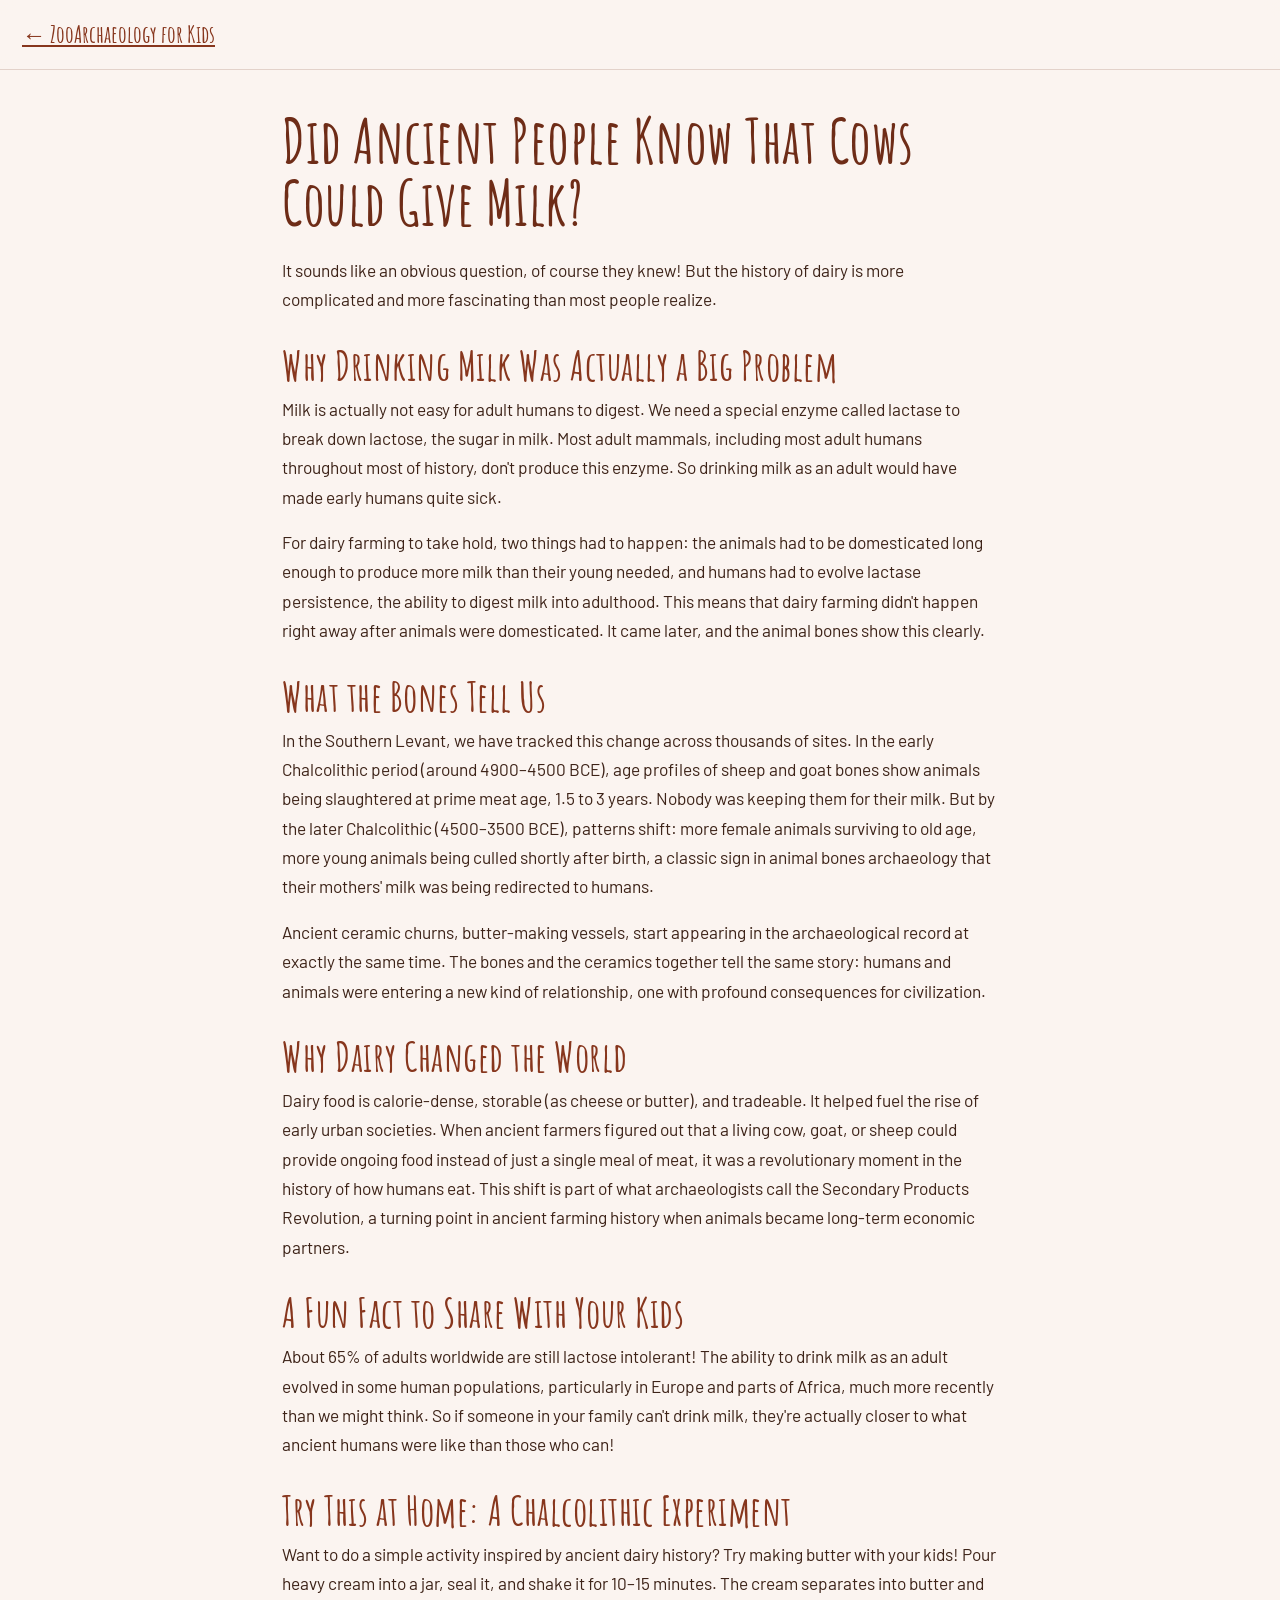
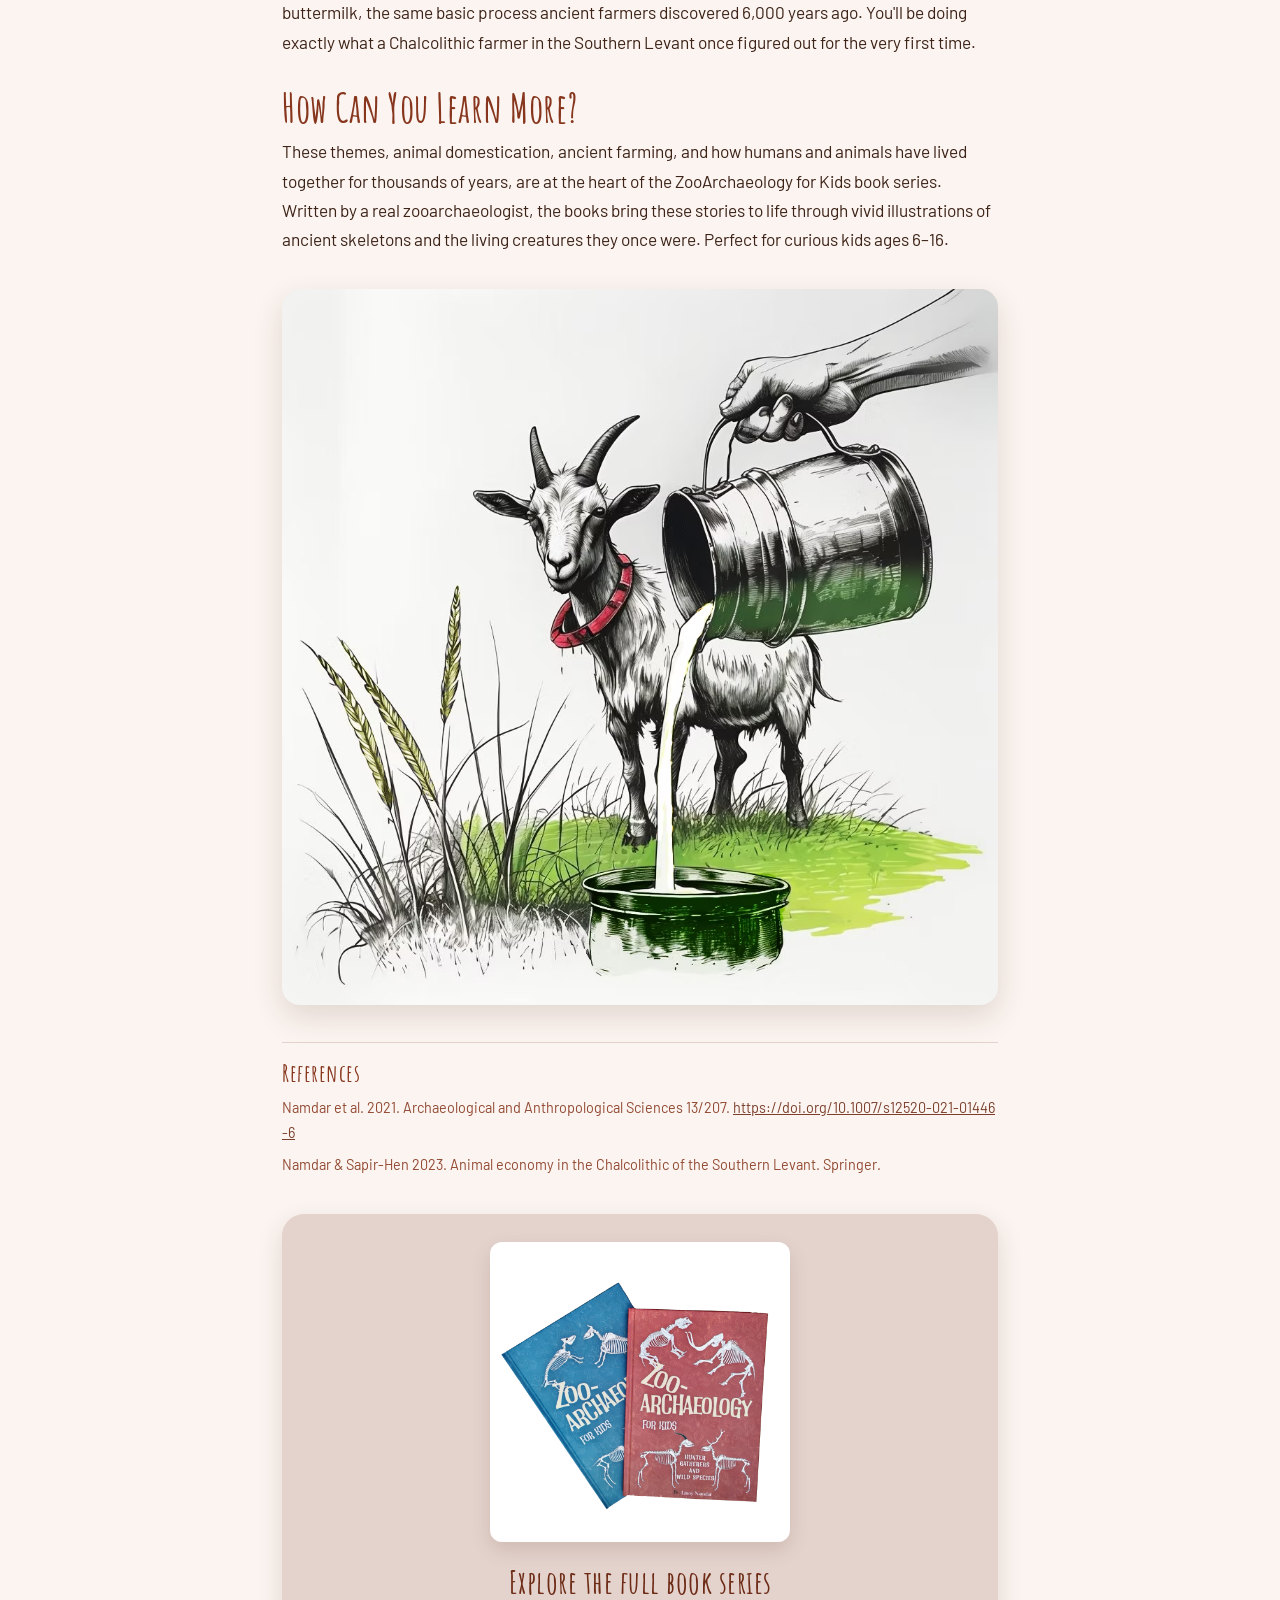
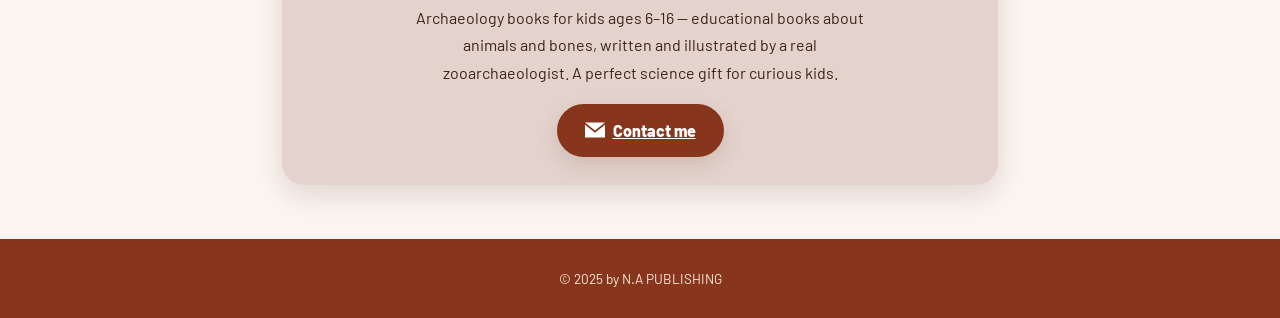
<file: blog/cows-milk.html>
<!DOCTYPE html>
<html lang="en">
<head>
<meta charset="UTF-8">
<meta name="viewport" content="width=device-width, initial-scale=1.0">
<title>Did Ancient People Know That Cows Could Give Milk? | ZooArchaeology for Kids</title>
<meta name="description" content="It sounds like an obvious question, of course they knew! But the history of dairy is more complicated and more fascinating than most people realize.">
<meta name="author" content="Dr. Linoy Namdar">
<meta name="robots" content="index, follow">
<link rel="canonical" href="https://zooarchforkids.com/blog/cows-milk.html">
<meta property="og:type" content="article">
<meta property="og:title" content="Did Ancient People Know That Cows Could Give Milk?">
<meta property="og:description" content="It sounds like an obvious question, of course they knew! But the history of dairy is more complicated and more fascinating than most people realize.">
<meta property="og:image" content="https://zooarchforkids.com/images/blog-cows-milk.png">
<meta property="og:url" content="https://zooarchforkids.com/blog/cows-milk.html">
<meta property="og:site_name" content="ZooArchaeology for Kids">
<meta name="twitter:card" content="summary_large_image">
<meta name="twitter:title" content="Did Ancient People Know That Cows Could Give Milk?">
<meta name="twitter:description" content="It sounds like an obvious question, of course they knew! But the history of dairy is more complicated and more fascinating than most people realize.">
<meta name="twitter:image" content="https://zooarchforkids.com/images/blog-cows-milk.png">
<script type="application/ld+json">
{"@context":"https://schema.org","@type":"BlogPosting","headline":"Did Ancient People Know That Cows Could Give Milk?","description":"It sounds like an obvious question, of course they knew! But the history of dairy is more complicated and more fascinating than most people realize.","image":"https://zooarchforkids.com/images/blog-cows-milk.png","inLanguage":"en","mainEntityOfPage":"https://zooarchforkids.com/blog/cows-milk.html","author":{"@type":"Person","name":"Dr. Linoy Namdar","jobTitle":"Zooarchaeologist"},"publisher":{"@type":"Organization","name":"N.A Publishing"}}
</script>
<link rel="preconnect" href="https://fonts.googleapis.com">
<link rel="preconnect" href="https://fonts.gstatic.com" crossorigin>
<link href="https://fonts.googleapis.com/css2?family=Amatic+SC:wght@400;700&family=Barlow:ital,wght@0,300;0,400;0,500;0,600;0,700;1,400&display=swap" rel="stylesheet">
<link href="blog.css" rel="stylesheet">
<!-- Google tag (gtag.js) -->
<script async src="https://www.googletagmanager.com/gtag/js?id=G-SHNM9NC6ZZ"></script>
<script>
  window.dataLayer = window.dataLayer || [];
  function gtag(){dataLayer.push(arguments);}
  gtag('js', new Date());
  gtag('config', 'G-SHNM9NC6ZZ');
</script>
</head>
<body>
<header class="bnav">
  <a class="bback" href="../index.html">&larr; ZooArchaeology for Kids</a>
</header>
<article class="post">
  <h1>Did Ancient People Know That Cows Could Give Milk?</h1>
  <p>It sounds like an obvious question, of course they knew! But the history of dairy is more complicated and more fascinating than most people realize.</p>
  <h2>Why Drinking Milk Was Actually a Big Problem</h2>
  <p>Milk is actually not easy for adult humans to digest. We need a special enzyme called lactase to break down lactose, the sugar in milk. Most adult mammals, including most adult humans throughout most of history, don&#x27;t produce this enzyme. So drinking milk as an adult would have made early humans quite sick.</p>
  <p>For dairy farming to take hold, two things had to happen: the animals had to be domesticated long enough to produce more milk than their young needed, and humans had to evolve lactase persistence, the ability to digest milk into adulthood. This means that dairy farming didn&#x27;t happen right away after animals were domesticated. It came later, and the animal bones show this clearly.</p>
  <h2>What the Bones Tell Us</h2>
  <p>In the Southern Levant, we have tracked this change across thousands of sites. In the early Chalcolithic period (around 4900–4500 BCE), age profiles of sheep and goat bones show animals being slaughtered at prime meat age, 1.5 to 3 years. Nobody was keeping them for their milk. But by the later Chalcolithic (4500–3500 BCE), patterns shift: more female animals surviving to old age, more young animals being culled shortly after birth, a classic sign in animal bones archaeology that their mothers&#x27; milk was being redirected to humans.</p>
  <p>Ancient ceramic churns, butter-making vessels, start appearing in the archaeological record at exactly the same time. The bones and the ceramics together tell the same story: humans and animals were entering a new kind of relationship, one with profound consequences for civilization.</p>
  <h2>Why Dairy Changed the World</h2>
  <p>Dairy food is calorie-dense, storable (as cheese or butter), and tradeable. It helped fuel the rise of early urban societies. When ancient farmers figured out that a living cow, goat, or sheep could provide ongoing food instead of just a single meal of meat, it was a revolutionary moment in the history of how humans eat. This shift is part of what archaeologists call the Secondary Products Revolution, a turning point in ancient farming history when animals became long-term economic partners.</p>
  <h2>A Fun Fact to Share With Your Kids</h2>
  <p>About 65% of adults worldwide are still lactose intolerant! The ability to drink milk as an adult evolved in some human populations, particularly in Europe and parts of Africa, much more recently than we might think. So if someone in your family can&#x27;t drink milk, they&#x27;re actually closer to what ancient humans were like than those who can!</p>
  <h2>Try This at Home: A Chalcolithic Experiment</h2>
  <p>Want to do a simple activity inspired by ancient dairy history? Try making butter with your kids! Pour heavy cream into a jar, seal it, and shake it for 10–15 minutes. The cream separates into butter and buttermilk, the same basic process ancient farmers discovered 6,000 years ago. You&#x27;ll be doing exactly what a Chalcolithic farmer in the Southern Levant once figured out for the very first time.</p>
  <h2>How Can You Learn More?</h2>
  <p>These themes, animal domestication, ancient farming, and how humans and animals have lived together for thousands of years, are at the heart of the ZooArchaeology for Kids book series. Written by a real zooarchaeologist, the books bring these stories to life through vivid illustrations of ancient skeletons and the living creatures they once were. Perfect for curious kids ages 6–16.</p>
  <figure class="post-img">
    <img src="../images/blog-cows-milk.png" alt="Illustration of a goat being milked">
  </figure>
  <div class="refs"><h3>References</h3>
    <p class="ref">Namdar et al. 2021. Archaeological and Anthropological Sciences 13/207. <a href="https://doi.org/10.1007/s12520-021-01446-6" target="_blank" rel="noopener">https://doi.org/10.1007/s12520-021-01446-6</a></p>
    <p class="ref">Namdar &amp; Sapir-Hen 2023. Animal economy in the Chalcolithic of the Southern Levant. Springer.</p></div>
  <div class="post-cta-box">
    <a href="../index.html" class="cta-covers"><img src="../images/book-covers-both.png" alt="ZooArchaeology for Kids book series – archaeology books for kids ages 6–16: Book I Hunter-Gatherers and Wild Species and Book II The Neolithic Revolution"></a>
    <h3>Explore the full book series</h3>
    <p>Archaeology books for kids ages 6&ndash;16 &mdash; educational books about animals and bones, written and illustrated by a real zooarchaeologist. A perfect science gift for curious kids.</p>
    <a class="cta-btn" href="https://mail.google.com/mail/?view=cm&amp;fs=1&amp;to=na.zooarch@gmail.com&amp;su=Book%20Order%20%E2%80%93%20ZooArchaeology%20for%20Kids&amp;body=Hi%20Dr.%20Namdar%2C%0A%0AI'd%20like%20to%20order%20the%20ZooArchaeology%20for%20Kids%20book%20series.%0A%0AShipping%20address%3A%0A%0AThank%20you!" target="_blank" rel="noopener" aria-label="Contact me by email">
      <svg viewBox="0 0 24 24" width="20" height="20" style="vertical-align:middle;fill:currentColor"><path d="M12 12.713l-11.985-9.713h23.97l-11.985 9.713zm0 2.574l-12-9.725v15.438h24v-15.438l-12 9.725z"/></svg>
      Contact me
    </a>
  </div>
</article>
<footer class="bfoot">&copy; 2025 by N.A PUBLISHING</footer>
</body>
</html>
</file>
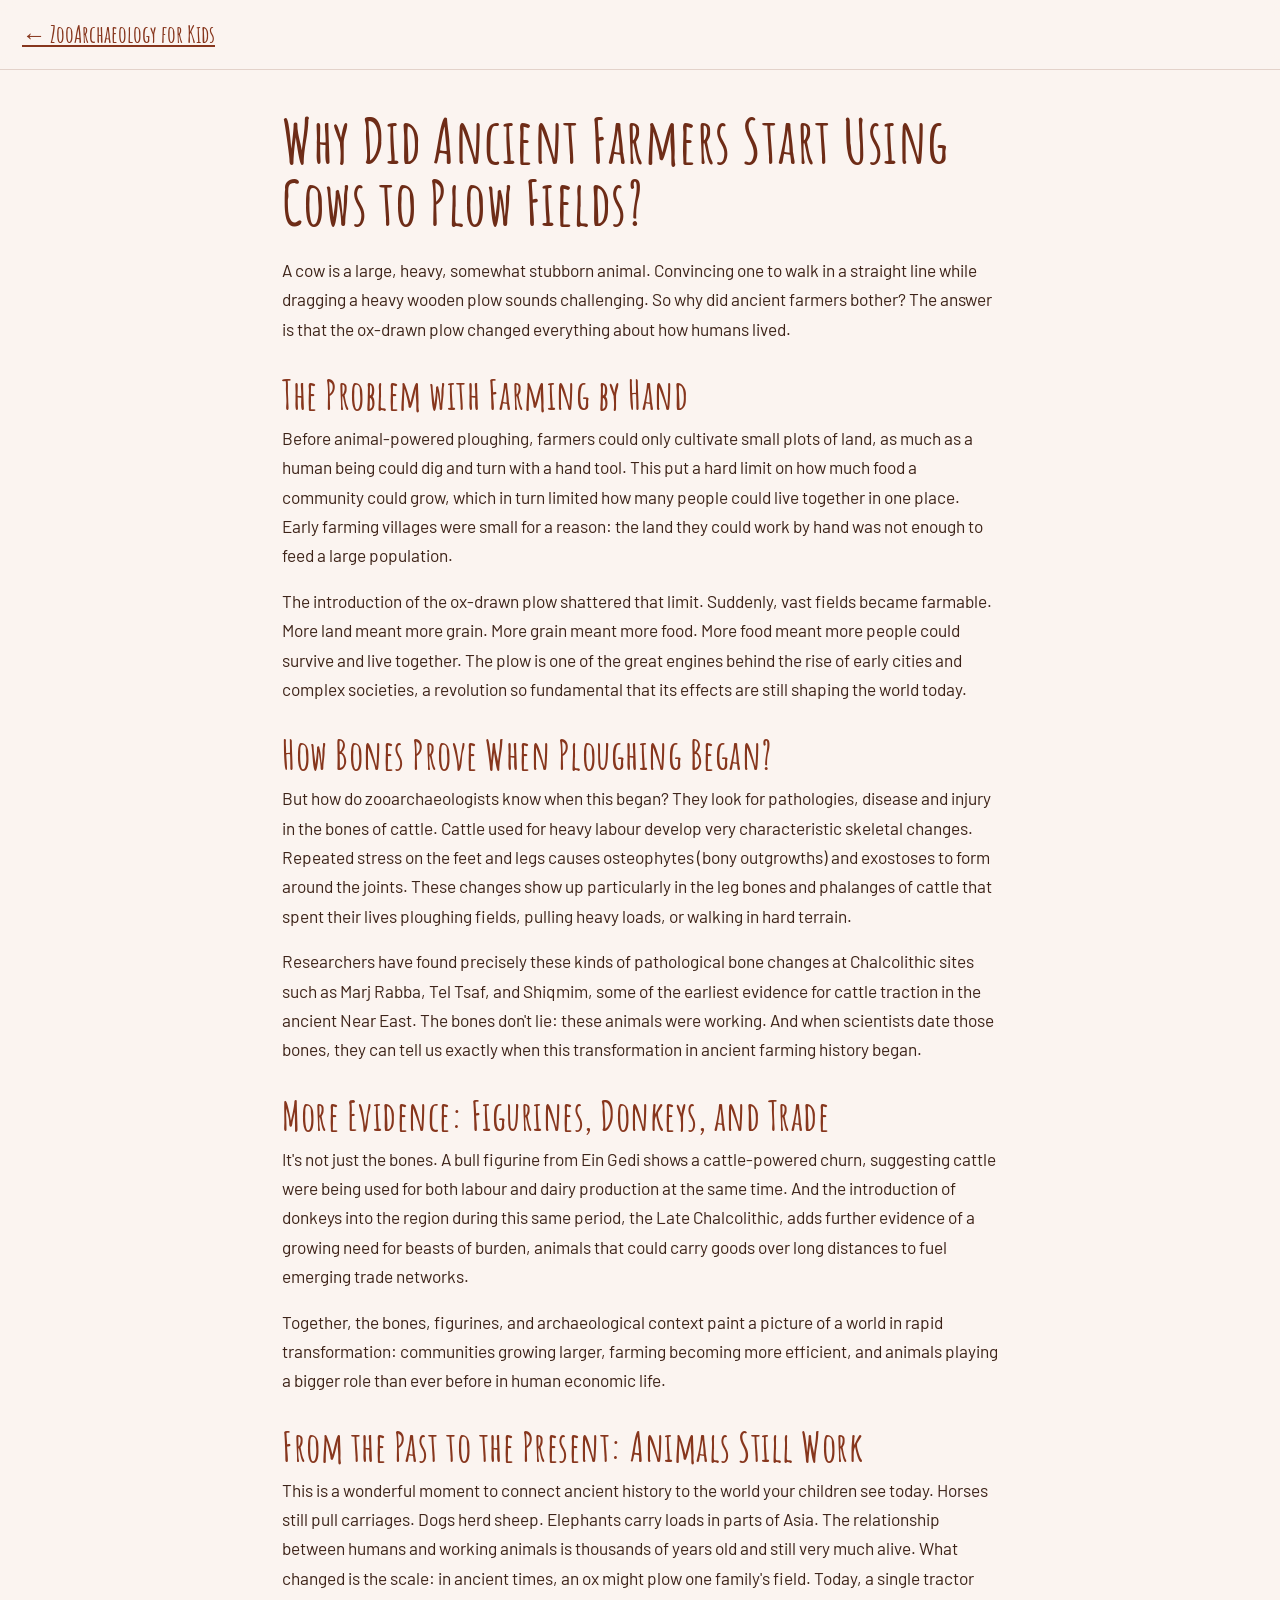
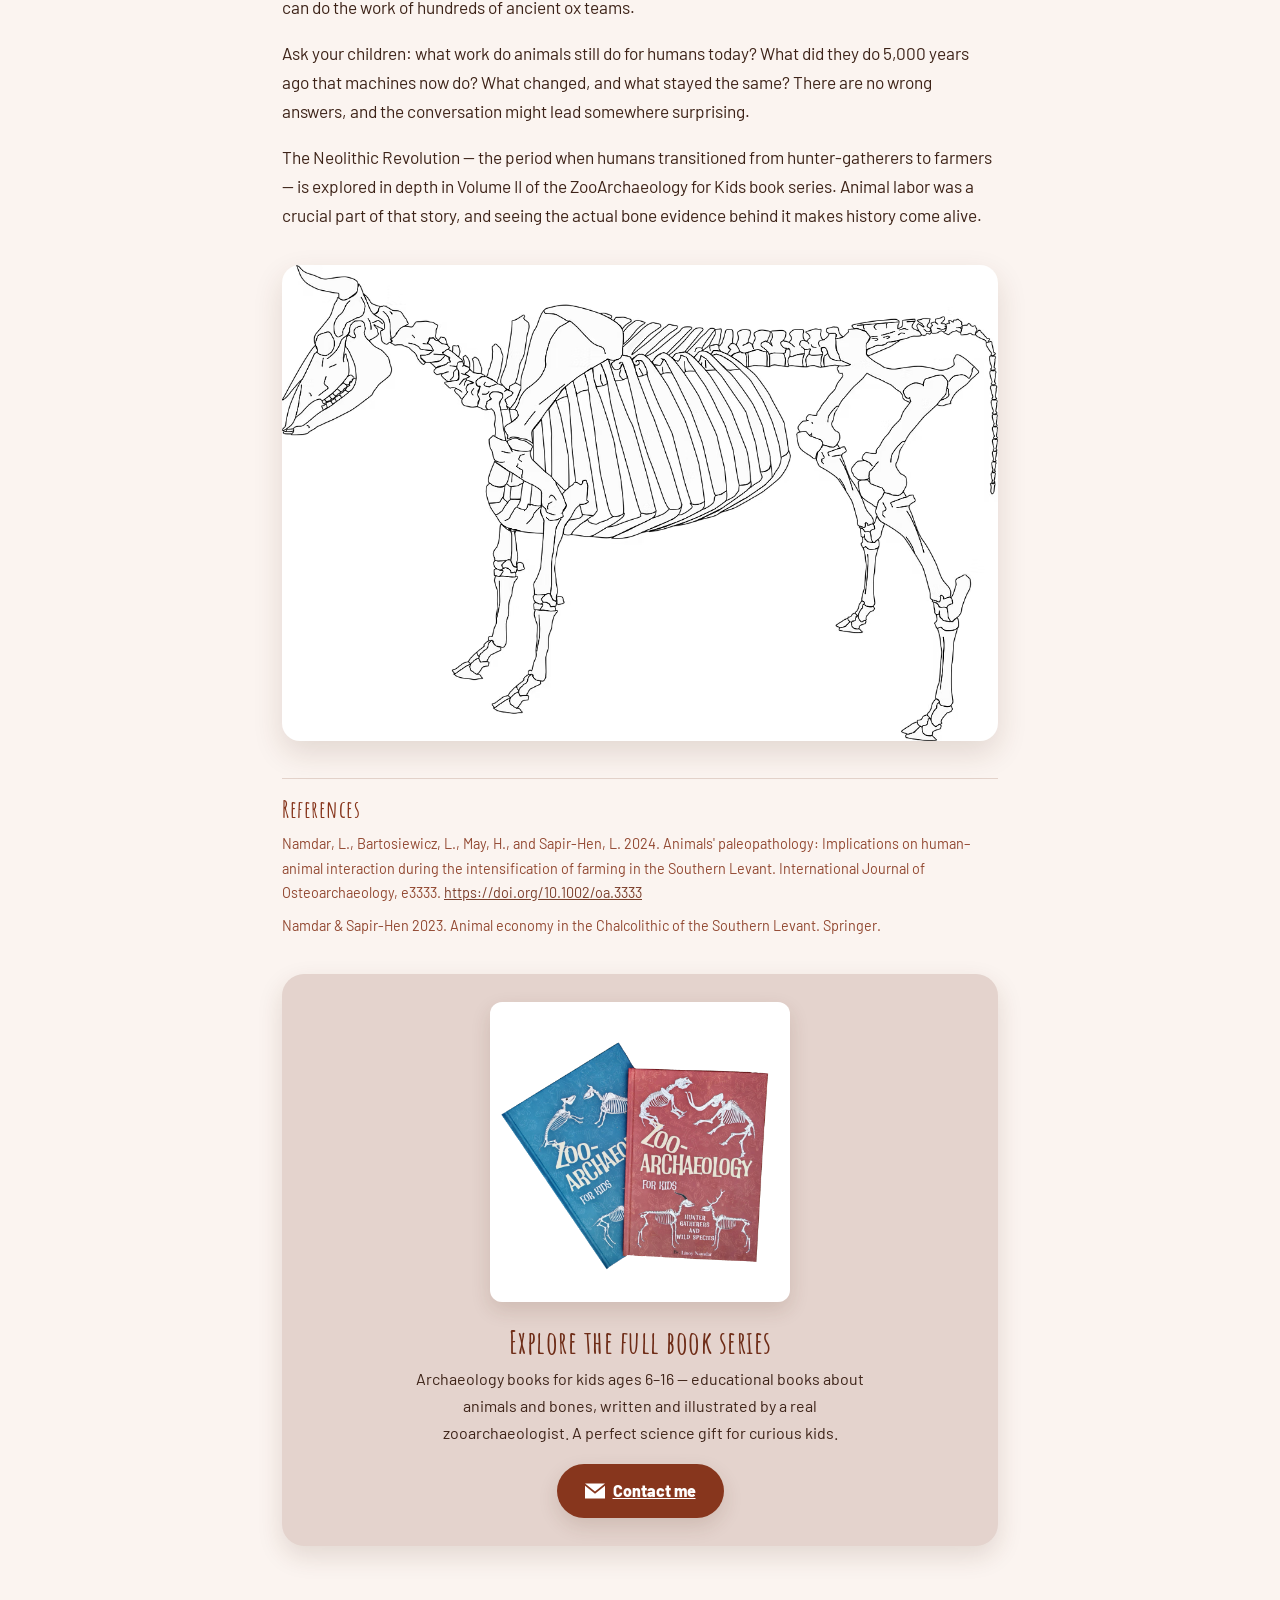
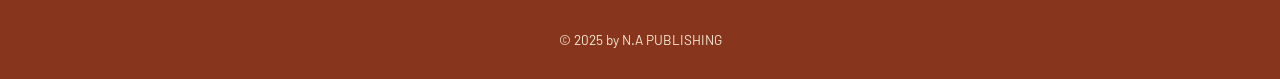
<file: blog/cows-plow.html>
<!DOCTYPE html>
<html lang="en">
<head>
<meta charset="UTF-8">
<meta name="viewport" content="width=device-width, initial-scale=1.0">
<title>Why Did Ancient Farmers Start Using Cows to Plow Fields? | ZooArchaeology for Kids</title>
<meta name="description" content="A cow is a large, heavy, somewhat stubborn animal. Convincing one to walk in a straight line while dragging a heavy wooden plow sounds challenging. So…">
<meta name="author" content="Dr. Linoy Namdar">
<meta name="robots" content="index, follow">
<link rel="canonical" href="https://zooarchforkids.com/blog/cows-plow.html">
<meta property="og:type" content="article">
<meta property="og:title" content="Why Did Ancient Farmers Start Using Cows to Plow Fields?">
<meta property="og:description" content="A cow is a large, heavy, somewhat stubborn animal. Convincing one to walk in a straight line while dragging a heavy wooden plow sounds challenging. So…">
<meta property="og:image" content="https://zooarchforkids.com/images/blog-cows-plow.png">
<meta property="og:url" content="https://zooarchforkids.com/blog/cows-plow.html">
<meta property="og:site_name" content="ZooArchaeology for Kids">
<meta name="twitter:card" content="summary_large_image">
<meta name="twitter:title" content="Why Did Ancient Farmers Start Using Cows to Plow Fields?">
<meta name="twitter:description" content="A cow is a large, heavy, somewhat stubborn animal. Convincing one to walk in a straight line while dragging a heavy wooden plow sounds challenging. So…">
<meta name="twitter:image" content="https://zooarchforkids.com/images/blog-cows-plow.png">
<script type="application/ld+json">
{"@context":"https://schema.org","@type":"BlogPosting","headline":"Why Did Ancient Farmers Start Using Cows to Plow Fields?","description":"A cow is a large, heavy, somewhat stubborn animal. Convincing one to walk in a straight line while dragging a heavy wooden plow sounds challenging. So…","image":"https://zooarchforkids.com/images/blog-cows-plow.png","inLanguage":"en","mainEntityOfPage":"https://zooarchforkids.com/blog/cows-plow.html","author":{"@type":"Person","name":"Dr. Linoy Namdar","jobTitle":"Zooarchaeologist"},"publisher":{"@type":"Organization","name":"N.A Publishing"}}
</script>
<link rel="preconnect" href="https://fonts.googleapis.com">
<link rel="preconnect" href="https://fonts.gstatic.com" crossorigin>
<link href="https://fonts.googleapis.com/css2?family=Amatic+SC:wght@400;700&family=Barlow:ital,wght@0,300;0,400;0,500;0,600;0,700;1,400&display=swap" rel="stylesheet">
<link href="blog.css" rel="stylesheet">
<!-- Google tag (gtag.js) -->
<script async src="https://www.googletagmanager.com/gtag/js?id=G-SHNM9NC6ZZ"></script>
<script>
  window.dataLayer = window.dataLayer || [];
  function gtag(){dataLayer.push(arguments);}
  gtag('js', new Date());
  gtag('config', 'G-SHNM9NC6ZZ');
</script>
</head>
<body>
<header class="bnav">
  <a class="bback" href="../index.html">&larr; ZooArchaeology for Kids</a>
</header>
<article class="post">
  <h1>Why Did Ancient Farmers Start Using Cows to Plow Fields?</h1>
  <p>A cow is a large, heavy, somewhat stubborn animal. Convincing one to walk in a straight line while dragging a heavy wooden plow sounds challenging. So why did ancient farmers bother? The answer is that the ox-drawn plow changed everything about how humans lived.</p>
  <h2>The Problem with Farming by Hand</h2>
  <p>Before animal-powered ploughing, farmers could only cultivate small plots of land, as much as a human being could dig and turn with a hand tool. This put a hard limit on how much food a community could grow, which in turn limited how many people could live together in one place. Early farming villages were small for a reason: the land they could work by hand was not enough to feed a large population.</p>
  <p>The introduction of the ox-drawn plow shattered that limit. Suddenly, vast fields became farmable. More land meant more grain. More grain meant more food. More food meant more people could survive and live together. The plow is one of the great engines behind the rise of early cities and complex societies, a revolution so fundamental that its effects are still shaping the world today.</p>
  <h2>How Bones Prove When Ploughing Began?</h2>
  <p>But how do zooarchaeologists know when this began? They look for pathologies, disease and injury in the bones of cattle. Cattle used for heavy labour develop very characteristic skeletal changes. Repeated stress on the feet and legs causes osteophytes (bony outgrowths) and exostoses to form around the joints. These changes show up particularly in the leg bones and phalanges of cattle that spent their lives ploughing fields, pulling heavy loads, or walking in hard terrain.</p>
  <p>Researchers have found precisely these kinds of pathological bone changes at Chalcolithic sites such as Marj Rabba, Tel Tsaf, and Shiqmim, some of the earliest evidence for cattle traction in the ancient Near East. The bones don&#x27;t lie: these animals were working. And when scientists date those bones, they can tell us exactly when this transformation in ancient farming history began.</p>
  <h2>More Evidence: Figurines, Donkeys, and Trade</h2>
  <p>It&#x27;s not just the bones. A bull figurine from Ein Gedi shows a cattle-powered churn, suggesting cattle were being used for both labour and dairy production at the same time. And the introduction of donkeys into the region during this same period, the Late Chalcolithic, adds further evidence of a growing need for beasts of burden, animals that could carry goods over long distances to fuel emerging trade networks.</p>
  <p>Together, the bones, figurines, and archaeological context paint a picture of a world in rapid transformation: communities growing larger, farming becoming more efficient, and animals playing a bigger role than ever before in human economic life.</p>
  <h2>From the Past to the Present: Animals Still Work</h2>
  <p>This is a wonderful moment to connect ancient history to the world your children see today. Horses still pull carriages. Dogs herd sheep. Elephants carry loads in parts of Asia. The relationship between humans and working animals is thousands of years old and still very much alive. What changed is the scale: in ancient times, an ox might plow one family&#x27;s field. Today, a single tractor can do the work of hundreds of ancient ox teams.</p>
  <p>Ask your children: what work do animals still do for humans today? What did they do 5,000 years ago that machines now do? What changed, and what stayed the same? There are no wrong answers, and the conversation might lead somewhere surprising.</p>
  <p>The Neolithic Revolution — the period when humans transitioned from hunter-gatherers to farmers — is explored in depth in Volume II of the ZooArchaeology for Kids book series. Animal labor was a crucial part of that story, and seeing the actual bone evidence behind it makes history come alive.</p>
  <figure class="post-img">
    <img src="../images/blog-cows-plow.png" alt="Illustration of a cattle skeleton">
  </figure>
  <div class="refs"><h3>References</h3>
    <p class="ref">Namdar, L., Bartosiewicz, L., May, H., and Sapir-Hen, L. 2024. Animals&#x27; paleopathology: Implications on human–animal interaction during the intensification of farming in the Southern Levant. International Journal of Osteoarchaeology, e3333. <a href="https://doi.org/10.1002/oa.3333" target="_blank" rel="noopener">https://doi.org/10.1002/oa.3333</a></p>
    <p class="ref">Namdar &amp; Sapir-Hen 2023. Animal economy in the Chalcolithic of the Southern Levant. Springer.</p></div>
  <div class="post-cta-box">
    <a href="../index.html" class="cta-covers"><img src="../images/book-covers-both.png" alt="ZooArchaeology for Kids book series – archaeology books for kids ages 6–16: Book I Hunter-Gatherers and Wild Species and Book II The Neolithic Revolution"></a>
    <h3>Explore the full book series</h3>
    <p>Archaeology books for kids ages 6&ndash;16 &mdash; educational books about animals and bones, written and illustrated by a real zooarchaeologist. A perfect science gift for curious kids.</p>
    <a class="cta-btn" href="https://mail.google.com/mail/?view=cm&amp;fs=1&amp;to=na.zooarch@gmail.com&amp;su=Book%20Order%20%E2%80%93%20ZooArchaeology%20for%20Kids&amp;body=Hi%20Dr.%20Namdar%2C%0A%0AI'd%20like%20to%20order%20the%20ZooArchaeology%20for%20Kids%20book%20series.%0A%0AShipping%20address%3A%0A%0AThank%20you!" target="_blank" rel="noopener" aria-label="Contact me by email">
      <svg viewBox="0 0 24 24" width="20" height="20" style="vertical-align:middle;fill:currentColor"><path d="M12 12.713l-11.985-9.713h23.97l-11.985 9.713zm0 2.574l-12-9.725v15.438h24v-15.438l-12 9.725z"/></svg>
      Contact me
    </a>
  </div>
</article>
<footer class="bfoot">&copy; 2025 by N.A PUBLISHING</footer>
</body>
</html>
</file>
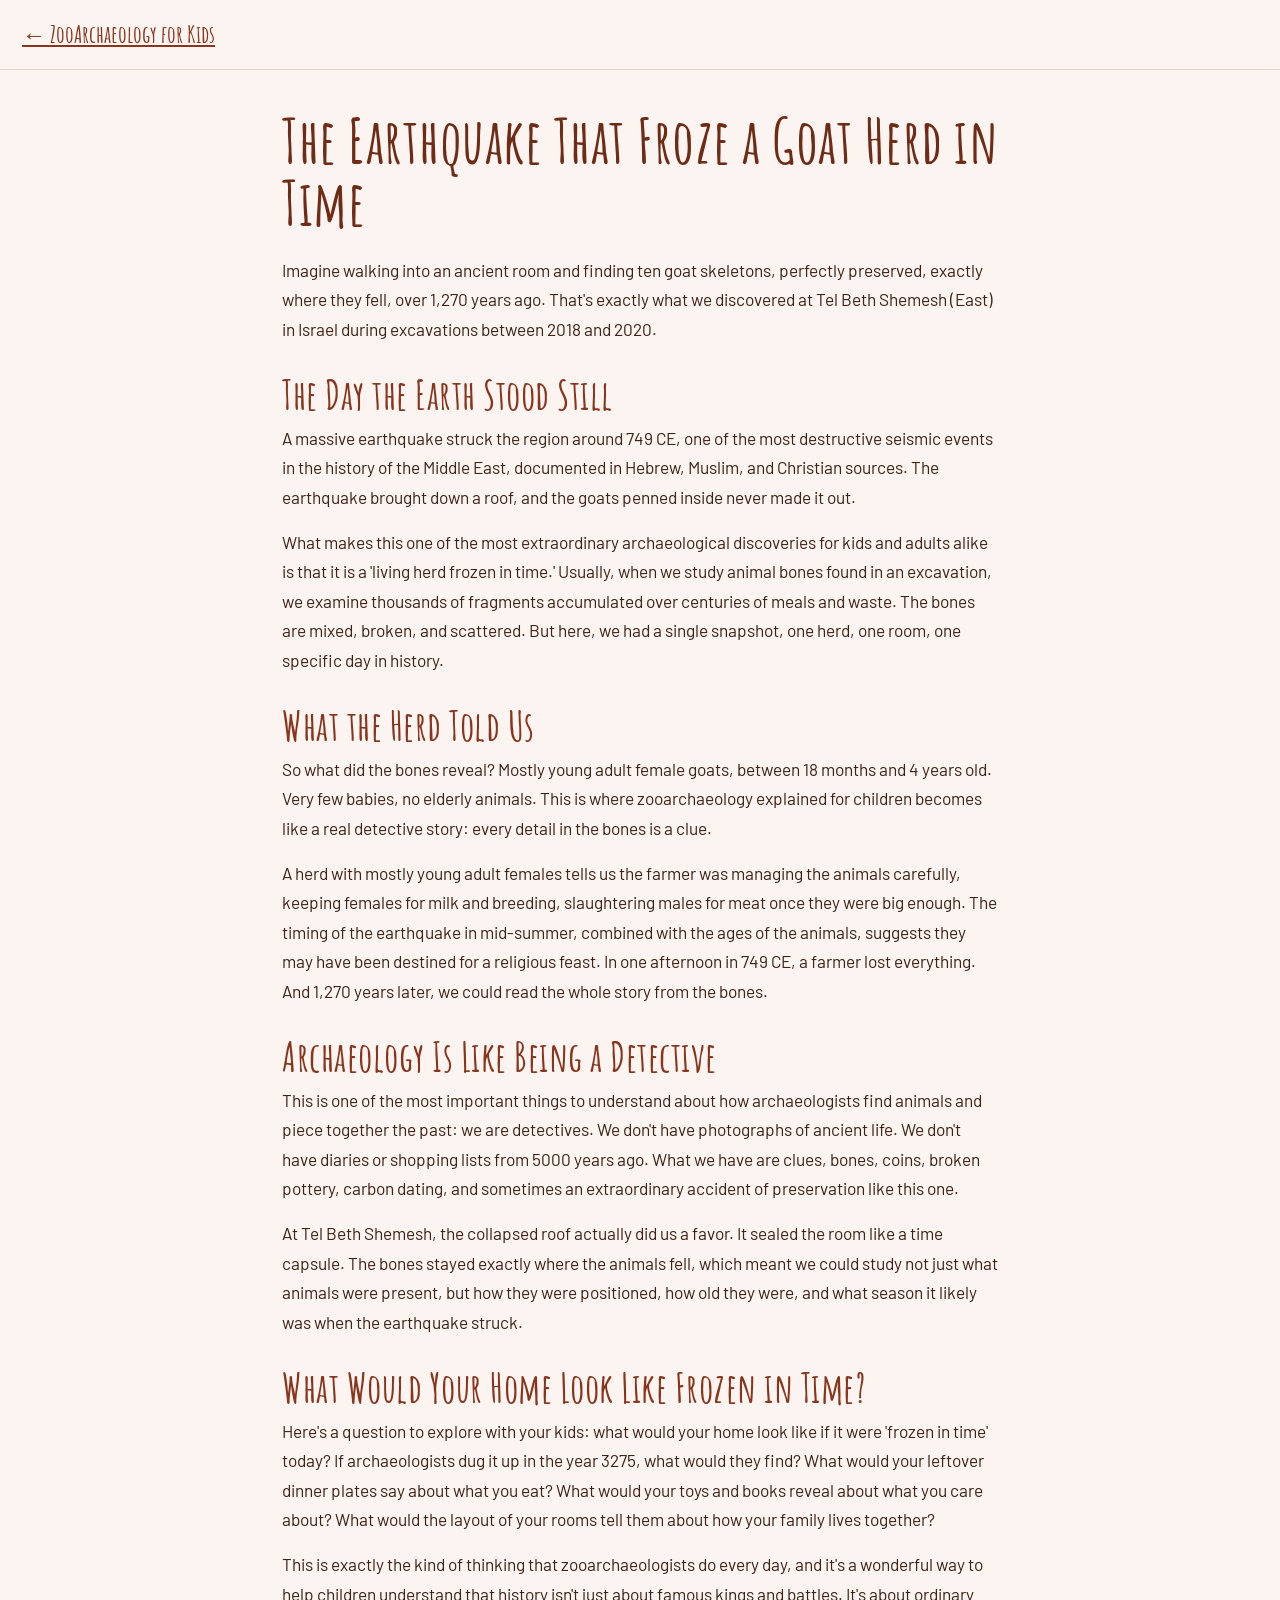
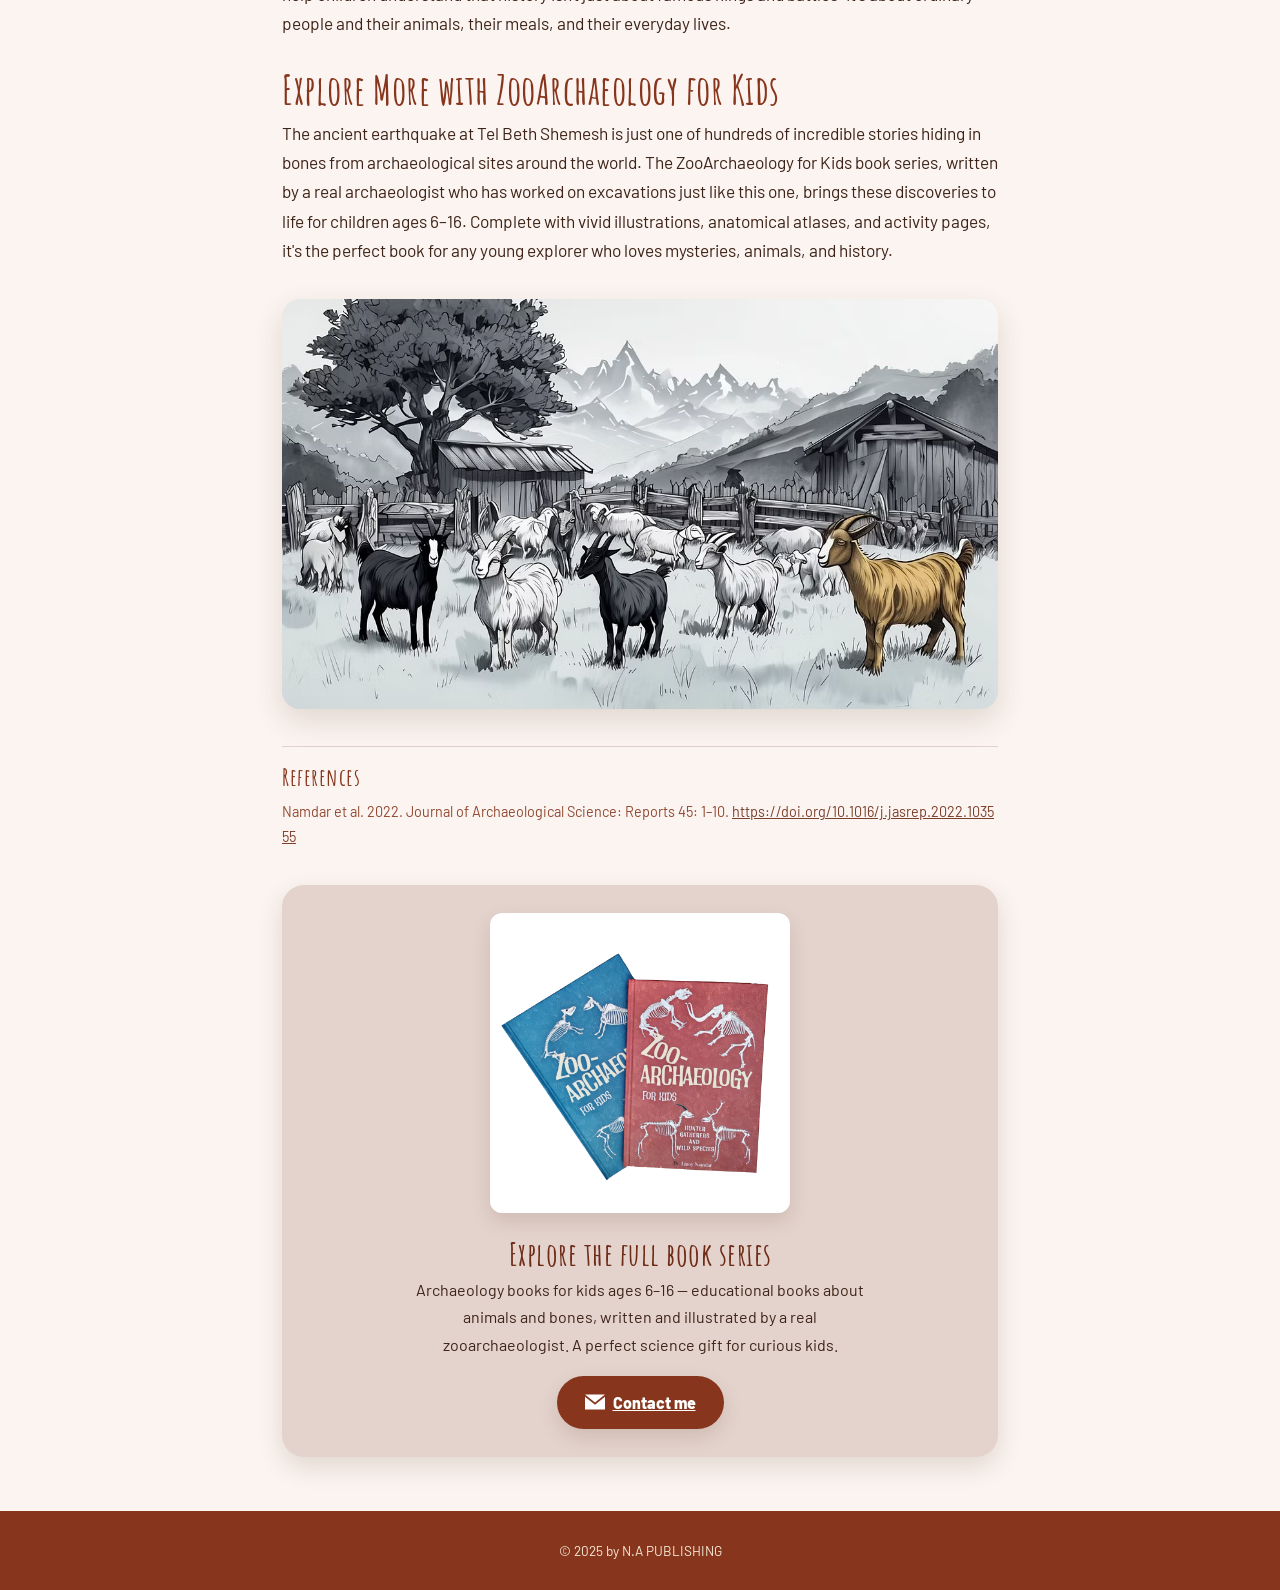
<file: blog/earthquake.html>
<!DOCTYPE html>
<html lang="en">
<head>
<meta charset="UTF-8">
<meta name="viewport" content="width=device-width, initial-scale=1.0">
<title>The Earthquake That Froze a Goat Herd in Time | ZooArchaeology for Kids</title>
<meta name="description" content="Imagine walking into an ancient room and finding ten goat skeletons, perfectly preserved, exactly where they fell, over 1,270 years ago. That&#x27;s exactly…">
<meta name="author" content="Dr. Linoy Namdar">
<meta name="robots" content="index, follow">
<link rel="canonical" href="https://zooarchforkids.com/blog/earthquake.html">
<meta property="og:type" content="article">
<meta property="og:title" content="The Earthquake That Froze a Goat Herd in Time">
<meta property="og:description" content="Imagine walking into an ancient room and finding ten goat skeletons, perfectly preserved, exactly where they fell, over 1,270 years ago. That&#x27;s exactly…">
<meta property="og:image" content="https://zooarchforkids.com/images/blog-earthquake.png">
<meta property="og:url" content="https://zooarchforkids.com/blog/earthquake.html">
<meta property="og:site_name" content="ZooArchaeology for Kids">
<meta name="twitter:card" content="summary_large_image">
<meta name="twitter:title" content="The Earthquake That Froze a Goat Herd in Time">
<meta name="twitter:description" content="Imagine walking into an ancient room and finding ten goat skeletons, perfectly preserved, exactly where they fell, over 1,270 years ago. That&#x27;s exactly…">
<meta name="twitter:image" content="https://zooarchforkids.com/images/blog-earthquake.png">
<script type="application/ld+json">
{"@context":"https://schema.org","@type":"BlogPosting","headline":"The Earthquake That Froze a Goat Herd in Time","description":"Imagine walking into an ancient room and finding ten goat skeletons, perfectly preserved, exactly where they fell, over 1,270 years ago. That&#x27;s exactly…","image":"https://zooarchforkids.com/images/blog-earthquake.png","inLanguage":"en","mainEntityOfPage":"https://zooarchforkids.com/blog/earthquake.html","author":{"@type":"Person","name":"Dr. Linoy Namdar","jobTitle":"Zooarchaeologist"},"publisher":{"@type":"Organization","name":"N.A Publishing"}}
</script>
<link rel="preconnect" href="https://fonts.googleapis.com">
<link rel="preconnect" href="https://fonts.gstatic.com" crossorigin>
<link href="https://fonts.googleapis.com/css2?family=Amatic+SC:wght@400;700&family=Barlow:ital,wght@0,300;0,400;0,500;0,600;0,700;1,400&display=swap" rel="stylesheet">
<link href="blog.css" rel="stylesheet">
<!-- Google tag (gtag.js) -->
<script async src="https://www.googletagmanager.com/gtag/js?id=G-SHNM9NC6ZZ"></script>
<script>
  window.dataLayer = window.dataLayer || [];
  function gtag(){dataLayer.push(arguments);}
  gtag('js', new Date());
  gtag('config', 'G-SHNM9NC6ZZ');
</script>
</head>
<body>
<header class="bnav">
  <a class="bback" href="../index.html">&larr; ZooArchaeology for Kids</a>
</header>
<article class="post">
  <h1>The Earthquake That Froze a Goat Herd in Time</h1>
  <p>Imagine walking into an ancient room and finding ten goat skeletons, perfectly preserved, exactly where they fell, over 1,270 years ago. That&#x27;s exactly what we discovered at Tel Beth Shemesh (East) in Israel during excavations between 2018 and 2020.</p>
  <h2>The Day the Earth Stood Still</h2>
  <p>A massive earthquake struck the region around 749 CE, one of the most destructive seismic events in the history of the Middle East, documented in Hebrew, Muslim, and Christian sources. The earthquake brought down a roof, and the goats penned inside never made it out.</p>
  <p>What makes this one of the most extraordinary archaeological discoveries for kids and adults alike is that it is a &#x27;living herd frozen in time.&#x27; Usually, when we study animal bones found in an excavation, we examine thousands of fragments accumulated over centuries of meals and waste. The bones are mixed, broken, and scattered. But here, we had a single snapshot, one herd, one room, one specific day in history.</p>
  <h2>What the Herd Told Us</h2>
  <p>So what did the bones reveal? Mostly young adult female goats, between 18 months and 4 years old. Very few babies, no elderly animals. This is where zooarchaeology explained for children becomes like a real detective story: every detail in the bones is a clue.</p>
  <p>A herd with mostly young adult females tells us the farmer was managing the animals carefully, keeping females for milk and breeding, slaughtering males for meat once they were big enough. The timing of the earthquake in mid-summer, combined with the ages of the animals, suggests they may have been destined for a religious feast. In one afternoon in 749 CE, a farmer lost everything. And 1,270 years later, we could read the whole story from the bones.</p>
  <h2>Archaeology Is Like Being a Detective</h2>
  <p>This is one of the most important things to understand about how archaeologists find animals and piece together the past: we are detectives. We don&#x27;t have photographs of ancient life. We don&#x27;t have diaries or shopping lists from 5000 years ago. What we have are clues, bones, coins, broken pottery, carbon dating, and sometimes an extraordinary accident of preservation like this one.</p>
  <p>At Tel Beth Shemesh, the collapsed roof actually did us a favor. It sealed the room like a time capsule. The bones stayed exactly where the animals fell, which meant we could study not just what animals were present, but how they were positioned, how old they were, and what season it likely was when the earthquake struck.</p>
  <h2>What Would Your Home Look Like Frozen in Time?</h2>
  <p>Here&#x27;s a question to explore with your kids: what would your home look like if it were &#x27;frozen in time&#x27; today? If archaeologists dug it up in the year 3275, what would they find? What would your leftover dinner plates say about what you eat? What would your toys and books reveal about what you care about? What would the layout of your rooms tell them about how your family lives together?</p>
  <p>This is exactly the kind of thinking that zooarchaeologists do every day, and it&#x27;s a wonderful way to help children understand that history isn&#x27;t just about famous kings and battles. It&#x27;s about ordinary people and their animals, their meals, and their everyday lives.</p>
  <h2>Explore More with ZooArchaeology for Kids</h2>
  <p>The ancient earthquake at Tel Beth Shemesh is just one of hundreds of incredible stories hiding in bones from archaeological sites around the world. The ZooArchaeology for Kids book series, written by a real archaeologist who has worked on excavations just like this one, brings these discoveries to life for children ages 6–16. Complete with vivid illustrations, anatomical atlases, and activity pages, it&#x27;s the perfect book for any young explorer who loves mysteries, animals, and history.</p>
  <figure class="post-img">
    <img src="../images/blog-earthquake.png" alt="Illustration of a goat herd on a farm">
  </figure>
  <div class="refs"><h3>References</h3>
    <p class="ref">Namdar et al. 2022. Journal of Archaeological Science: Reports 45: 1–10. <a href="https://doi.org/10.1016/j.jasrep.2022.103555" target="_blank" rel="noopener">https://doi.org/10.1016/j.jasrep.2022.103555</a></p></div>
  <div class="post-cta-box">
    <a href="../index.html" class="cta-covers"><img src="../images/book-covers-both.png" alt="ZooArchaeology for Kids book series – archaeology books for kids ages 6–16: Book I Hunter-Gatherers and Wild Species and Book II The Neolithic Revolution"></a>
    <h3>Explore the full book series</h3>
    <p>Archaeology books for kids ages 6&ndash;16 &mdash; educational books about animals and bones, written and illustrated by a real zooarchaeologist. A perfect science gift for curious kids.</p>
    <a class="cta-btn" href="https://mail.google.com/mail/?view=cm&amp;fs=1&amp;to=na.zooarch@gmail.com&amp;su=Book%20Order%20%E2%80%93%20ZooArchaeology%20for%20Kids&amp;body=Hi%20Dr.%20Namdar%2C%0A%0AI'd%20like%20to%20order%20the%20ZooArchaeology%20for%20Kids%20book%20series.%0A%0AShipping%20address%3A%0A%0AThank%20you!" target="_blank" rel="noopener" aria-label="Contact me by email">
      <svg viewBox="0 0 24 24" width="20" height="20" style="vertical-align:middle;fill:currentColor"><path d="M12 12.713l-11.985-9.713h23.97l-11.985 9.713zm0 2.574l-12-9.725v15.438h24v-15.438l-12 9.725z"/></svg>
      Contact me
    </a>
  </div>
</article>
<footer class="bfoot">&copy; 2025 by N.A PUBLISHING</footer>
</body>
</html>
</file>
<file: scrollcraft.css>
/* ============================================================================
   scrollcraft.css: the taste floor
   ----------------------------------------------------------------------------
   Two layers, and the split matters:

     TOKENS   what you override per brand. Colour roles, the type ramp, the
              spacing scale, elevation, motion. A brand is ~12 values.
     DEVICES  what the engine drives. Do not restyle these to taste; they are
              the mechanism. Style your own markup instead.

   Nothing here draws a "component". There are no card, badge, or pill classes,
   because a stylesheet that ships those is how every page built on it ends up
   with the same shapes. You get a floor and a vocabulary; the composition is
   yours.
   ========================================================================== */

/* ---------------------------------------------------------------- tokens -- */
:root {
  /* --- colour roles. Override these six and the page is rebranded. -------- */
  --sc-canvas:      #08090b;   /* the page ground. Drift interpolates this.   */
  --sc-surface:     #101217;   /* anything raised off the ground             */
  --sc-ink:         #f4f2ef;   /* primary text                               */
  --sc-ink-soft:    #9a9ba1;   /* secondary text. Tinted, never flat gray.   */
  --sc-accent:      #d8ff3e;   /* ONE accent. It owns a region, not confetti. */
  --sc-accent-ink:  #08090b;   /* text that sits on the accent               */

  --sc-hairline:    color-mix(in oklab, var(--sc-ink) 12%, transparent);
  --sc-hairline-strong: color-mix(in oklab, var(--sc-ink) 22%, transparent);

  /* --- type. Two families max. Display carries voice, text carries prose. - */
  --sc-font-display: "Instrument Sans", "Geist", system-ui, sans-serif;
  --sc-font-text:    "Geist", system-ui, sans-serif;
  --sc-font-mono:    "Geist Mono", ui-monospace, monospace;

  /* Fluid ramp. Tracking tightens as size grows because a face set at 6rem
     with 0 tracking reads loose; this is optical correction, not decoration. */
  --sc-t-xs:   clamp(0.75rem, 0.72rem + 0.15vw, 0.82rem);
  --sc-t-sm:   clamp(0.875rem, 0.84rem + 0.18vw, 0.95rem);
  --sc-t-base: clamp(1rem, 0.96rem + 0.22vw, 1.125rem);
  --sc-t-lg:   clamp(1.2rem, 1.1rem + 0.5vw, 1.5rem);
  --sc-t-xl:   clamp(1.6rem, 1.35rem + 1.2vw, 2.25rem);
  --sc-t-2xl:  clamp(2.1rem, 1.6rem + 2.4vw, 3.4rem);
  --sc-t-3xl:  clamp(2.8rem, 1.9rem + 4.2vw, 5rem);
  --sc-t-4xl:  clamp(3.4rem, 1.9rem + 6.6vw, 7.5rem);

  --sc-track-tight:  -0.035em;
  --sc-track-snug:   -0.02em;
  --sc-track-normal: -0.005em;
  --sc-track-wide:    0.08em;

  --sc-leading-none: 0.94;
  --sc-leading-tight: 1.06;
  --sc-leading-body: 1.62;

  --sc-measure: 62ch;

  /* --- space. 4px base: the useful middle steps an 8-only scale misses. --- */
  --sc-1: 0.25rem;  --sc-2: 0.5rem;   --sc-3: 0.75rem;  --sc-4: 1rem;
  --sc-5: 1.5rem;   --sc-6: 2rem;     --sc-7: 3rem;     --sc-8: 4rem;
  --sc-9: 6rem;     --sc-10: 8rem;    --sc-11: 12rem;

  /* Section rhythm is fluid so a phone doesn't inherit desktop air. */
  --sc-section: clamp(4.5rem, 9vw, 11rem);
  --sc-gutter:  clamp(1.25rem, 5vw, 5.5rem);
  --sc-maxw:    82rem;

  /* --- radius. Pick one scale for the page and hold it. ------------------- */
  --sc-r-sm: 6px;  --sc-r-md: 12px;  --sc-r-lg: 20px;  --sc-r-pill: 999px;

  /* --- elevation. Every shadow has an offset AND a soft blur, and is tinted
         to the canvas hue. A zero-offset coloured halo is decoration, not
         depth, so there isn't one here. ---------------------------------- */
  --sc-shadow-color: 220 40% 2%;
  --sc-e1: 0 1px 2px hsl(var(--sc-shadow-color) / 0.28),
           0 2px 6px -1px hsl(var(--sc-shadow-color) / 0.20);
  --sc-e2: 0 2px 4px hsl(var(--sc-shadow-color) / 0.24),
           0 8px 18px -4px hsl(var(--sc-shadow-color) / 0.30);
  --sc-e3: 0 4px 8px hsl(var(--sc-shadow-color) / 0.22),
           0 18px 40px -8px hsl(var(--sc-shadow-color) / 0.38),
           0 48px 90px -24px hsl(var(--sc-shadow-color) / 0.30);

  /* Edge light: a 1px top highlight sells a raised surface better than any
     amount of blur, because real raised things catch light on their lip. */
  --sc-edge: inset 0 1px 0 color-mix(in oklab, var(--sc-ink) 10%, transparent);

  /* --- motion. Built-in CSS easings are too weak for UI. ------------------ */
  --sc-ease-out:    cubic-bezier(0.23, 1, 0.32, 1);
  --sc-ease-in-out: cubic-bezier(0.77, 0, 0.175, 1);
  --sc-ease-drawer: cubic-bezier(0.32, 0.72, 0, 1);
  --sc-d-fast: 160ms;  --sc-d-base: 240ms;  --sc-d-slow: 420ms;

  --sc-z-stage: 1; --sc-z-copy: 20; --sc-z-chrome: 60;
}

/* --------------------------------------------------------------- reset -- */
*, *::before, *::after { box-sizing: border-box; }
html { -webkit-text-size-adjust: 100%; scroll-behavior: smooth; }
@media (prefers-reduced-motion: reduce) { html { scroll-behavior: auto; } }

body {
  margin: 0;
  background: var(--sc-canvas);
  color: var(--sc-ink);
  font-family: var(--sc-font-text);
  font-size: var(--sc-t-base);
  line-height: var(--sc-leading-body);
  letter-spacing: var(--sc-track-normal);
  -webkit-font-smoothing: antialiased;
  text-rendering: optimizeLegibility;
  font-synthesis-weight: none;
  overflow-x: clip;
}
img, video, canvas, svg { display: block; max-width: 100%; }
button, input, select, textarea { font: inherit; color: inherit; }

/* ------------------------------------------------- the browser surfaces --
   The parts you did not draw still carry the design. Selection, caret, focus
   ring, scrollbar and tabular numerals all ship with defaults that belong to no
   design system. Theming them is the cheapest signal that a page was built
   rather than assembled, and it is the step that gets skipped most reliably. */
::selection { background: var(--sc-accent); color: var(--sc-accent-ink); }
:root { caret-color: var(--sc-accent); accent-color: var(--sc-accent); }
:focus-visible {
  outline: 2px solid var(--sc-accent);
  outline-offset: 3px;
  border-radius: var(--sc-r-sm);
}
:where(a) { color: inherit; text-decoration-thickness: 1px; text-underline-offset: 0.22em; }
@supports (scrollbar-color: auto) {
  html { scrollbar-color: color-mix(in oklab, var(--sc-ink) 26%, transparent) transparent; scrollbar-width: thin; }
}
:where(table, .sc-nums, [data-sc-count]) { font-variant-numeric: tabular-nums; }

/* ----------------------------------------------------------- typography -- */
.sc-display {
  font-family: var(--sc-font-display);
  font-weight: 500;
  line-height: var(--sc-leading-none);
  letter-spacing: var(--sc-track-tight);
  text-wrap: balance;
  margin: 0;
}
.sc-display--xl { font-size: var(--sc-t-4xl); }
.sc-display--lg { font-size: var(--sc-t-3xl); }
.sc-display--md { font-size: var(--sc-t-2xl); letter-spacing: var(--sc-track-snug); }
.sc-lede {
  font-size: var(--sc-t-lg);
  line-height: 1.44;
  letter-spacing: var(--sc-track-snug);
  color: var(--sc-ink);
  max-width: 46ch;
  text-wrap: pretty;
  margin: 0;
}
.sc-body { max-width: var(--sc-measure); color: var(--sc-ink-soft); text-wrap: pretty; margin: 0; }
.sc-label {
  font-family: var(--sc-font-mono);
  font-size: var(--sc-t-xs);
  letter-spacing: var(--sc-track-wide);
  text-transform: uppercase;
  color: var(--sc-ink-soft);
}

/* ---------------------------------------------------------------- layout -- */
.sc-wrap { width: 100%; max-width: var(--sc-maxw); margin-inline: auto; padding-inline: var(--sc-gutter); }
.sc-section { padding-block: var(--sc-section); }
/* More space above a heading than below it: the gap belongs to the boundary,
   not to the pair. */
.sc-stack > * + * { margin-top: var(--sc-4); }
.sc-stack > :is(h1,h2,h3) { margin-top: var(--sc-7); }
.sc-stack > :is(h1,h2,h3):first-child { margin-top: 0; }
.sc-rule { height: 1px; border: 0; background: var(--sc-hairline); margin: 0; }

/* =============================================================== DEVICES ==
   Driven by the engine. Restyle your own markup, not these.                */

.sc-act--pinned { position: relative; }
.sc-stage {
  position: sticky; top: 0;
  height: 100vh; height: 100svh;
  overflow: clip;
  z-index: var(--sc-z-stage);
}

/* scrub / sequence media */
.sc-stage :is(video[data-sc-scrub], canvas[data-sc-sequence], .sc-stage__poster) {
  position: absolute; inset: 0;
  width: 100%; height: 100%;
  object-fit: cover;
}
video[data-sc-scrub] { opacity: 0; transition: opacity 380ms var(--sc-ease-out); }
.sc-has-clip video[data-sc-scrub] { opacity: 1; }
/* The poster is a live frame-holder, not a placeholder: it stays up until a
   real video frame has painted, which is what stops the blank-stage flash. */
.sc-stage__poster { z-index: 0; transition: opacity 380ms var(--sc-ease-out); }
.sc-has-clip .sc-stage__poster { opacity: 0; }

/* A scrim only where text sits. A full-frame darkening layer flattens the
   image everywhere to fix contrast in one corner. */
.sc-scrim {
  position: absolute; inset: 0; pointer-events: none; z-index: 1;
  background: linear-gradient(
    var(--sc-scrim-angle, 180deg),
    color-mix(in oklab, var(--sc-canvas) var(--sc-scrim-a, 78%), transparent) 0%,
    color-mix(in oklab, var(--sc-canvas) 30%, transparent) 42%,
    transparent 68%);
}
/* Point the scrim at the copy. A scrim gradient that darkens the top while the
   copy sits at the bottom fixes contrast nowhere and flattens the image
   everywhere, which is the most common way text-over-video goes wrong. */
.sc-scrim--bottom { --sc-scrim-angle: 0deg; }
.sc-scrim--left   { --sc-scrim-angle: 90deg; }
.sc-scrim--right  { --sc-scrim-angle: 270deg; }

/* Corner scrims, for copy anchored to a corner. An edge gradient has to darken
   a whole band across the frame to cover one corner; a corner gradient puts the
   density where the text is and leaves the rest of the image alone. Pair with
   .sc-copy--lead / .sc-copy--trail. */
.sc-scrim--lead {
  background: linear-gradient(to top right,
    color-mix(in oklab, var(--sc-canvas) 94%, transparent) 0%,
    color-mix(in oklab, var(--sc-canvas) 72%, transparent) 30%,
    color-mix(in oklab, var(--sc-canvas) 30%, transparent) 52%,
    transparent 72%);
}
.sc-scrim--trail {
  background: linear-gradient(to top left,
    color-mix(in oklab, var(--sc-canvas) 94%, transparent) 0%,
    color-mix(in oklab, var(--sc-canvas) 72%, transparent) 30%,
    color-mix(in oklab, var(--sc-canvas) 30%, transparent) 52%,
    transparent 72%);
}
/* A band across the bottom, for copy that spans the full width of the frame.
   That is what both corner anchors become below 860px, and it is also the right
   shape whenever the copy block is wider than a corner. */
.sc-scrim--band {
  background: linear-gradient(to top,
    color-mix(in oklab, var(--sc-canvas) 94%, transparent) 0%,
    color-mix(in oklab, var(--sc-canvas) 74%, transparent) 22%,
    color-mix(in oklab, var(--sc-canvas) 30%, transparent) 42%,
    transparent 58%);
}
.sc-scrim--vignette {
  background: radial-gradient(120% 90% at 50% 45%, transparent 40%,
              color-mix(in oklab, var(--sc-canvas) 70%, transparent) 100%);
}

/* copy over a stage.
   max-width is in rem, never ch. A `ch` on this container resolves against the
   CONTAINER's font-size (body size), not the display size of the heading inside
   it, so `max-width: 20ch` here silently produces a ~180px column and wraps a
   hero headline to six lines. Set a ch measure on the text element itself. */
.sc-copy {
  position: absolute; z-index: var(--sc-z-copy);
  inset-inline: var(--sc-gutter);
  max-width: min(46rem, 76vw);
  will-change: opacity, transform;
}
.sc-copy--lead   { left: var(--sc-gutter); bottom: clamp(3rem, 12vh, 9rem); }
/* inset-inline FIRST. It is the shorthand for left+right, so declaring it after
   `left: 50%` resets left to auto and the block drifts off the left edge. */
.sc-copy--center { inset-inline: auto; left: 50%; top: 50%; translate: -50% -50%; text-align: center; }
.sc-copy--trail  { inset-inline: auto; right: var(--sc-gutter); bottom: clamp(3rem, 12vh, 9rem); text-align: right; }

/* cue defaults: the engine writes opacity/transform inline, these are the
   pre-paint state so nothing flashes before the first read() */
[data-sc-cue] { opacity: 0; will-change: opacity, transform; }
.sc-ready [data-sc-cue] { transition: none; }

/* kinetic split */
.sc-split { display: inline-block; overflow: hidden; vertical-align: top; }
/* Descenders live below the baseline; a line mask clipped to the line box eats
   the tails off g, y, p, j. The padding buys them room back. */
.sc-split--line { display: block; padding-bottom: 0.14em; margin-bottom: -0.14em; }
.sc-split__i { display: inline-block; will-change: transform, opacity; }
.sc-is-split { opacity: 1 !important; }

/* horizontal rail */
[data-sc-pan] { display: flex; will-change: transform; }

/* reveal + parallax */
[data-sc-reveal] { will-change: clip-path; }
[data-sc-parallax] { will-change: transform; }

/* flow reveal (fires once) */
[data-sc-in], [data-sc-stagger] > * {
  opacity: 0;
  transform: translate3d(0, 14px, 0);
  transition: opacity 620ms var(--sc-ease-out), transform 620ms var(--sc-ease-out);
}
[data-sc-in].sc-in, [data-sc-stagger] > .sc-in { opacity: 1; transform: none; }

/* pointer devices */
[data-sc-tilt] { transform-style: preserve-3d; will-change: transform; }
[data-sc-magnet] { will-change: transform; }
/* isolation always; position only if nothing more specific already set it.
   Written with :where() (zero specificity) on purpose: a plain `position:
   relative` here has the same weight as `.sc-stage` and, being later in the
   file, silently wins. A stage carrying both attributes then stops being
   sticky and the whole act scrolls away instead of pinning. */
[data-sc-spotlight] { isolation: isolate; }
:where([data-sc-spotlight]) { position: relative; }
[data-sc-spotlight]::after {
  content: ""; position: absolute; inset: 0; pointer-events: none; z-index: 2;
  background: radial-gradient(
    28rem 28rem at calc(var(--sc-mx, 0.5) * 100%) calc(var(--sc-my, 0.5) * 100%),
    color-mix(in oklab, var(--sc-accent) 16%, transparent), transparent 70%);
  opacity: 0; transition: opacity var(--sc-d-slow) var(--sc-ease-out);
}
[data-sc-spotlight]:hover::after { opacity: 1; }

/* =========================================================== WORLDFLIGHT ==
   One fixed stage for the whole page. The only thing in document flow is the
   spacer, and it is empty. If you find yourself adding a section here, you want
   act mode instead: the moment a real block scrolls past the fixed stage, the
   page has a seam again and the whole point is gone.                        */

[data-sc-mode="worldflight"] { position: relative; }

.sc-world {
  position: fixed; inset: 0;
  overflow: clip;
  z-index: var(--sc-z-stage);
  background: var(--sc-canvas);
}

/* Every leg is mounted for the life of the page and stacked in the same box.
   The engine owns opacity, visibility and z-index here; do not set them. */
.sc-world__seg {
  position: absolute; inset: 0;
  opacity: 0;
  will-change: opacity;
}
.sc-world__seg > :is(video, img, canvas) {
  position: absolute; inset: 0;
  width: 100%; height: 100%;
  object-fit: cover;
}
/* The poster is the frame-holder AND the first camera move: the engine pushes
   it in slowly until a real decoded frame is available to replace it. */
.sc-world__poster {
  z-index: 0;
  transform-origin: 50% 50%;
  transition: opacity 420ms var(--sc-ease-out);
}
.sc-world__seg > video { z-index: 1; }
.sc-world__seg.sc-has-clip .sc-world__poster { opacity: 0; }
/* The act stylesheet lights a clip through its ancestor act. A worldflight leg
   has no act, so match the class the engine also writes on the clip itself. */
video[data-sc-scrub].sc-has-clip { opacity: 1; }

/* The copy layer is fixed too, and inert by default: the engine hands
   pointer-events back to a block only while it is actually legible. */
.sc-world__copy {
  position: fixed; inset: 0;
  z-index: var(--sc-z-copy);
  pointer-events: none;
}
.sc-world__scrim { position: absolute; inset: 0; pointer-events: none; z-index: 0; }
[data-sc-copy] {
  opacity: 0;
  pointer-events: none;
  will-change: opacity, transform;
}
.sc-ready [data-sc-copy] { transition: none; }

/* The track. Empty on purpose. */
.sc-world__spacer { pointer-events: none; }

/* scroll progress */
[data-sc-progress] {
  position: fixed; inset: 0 0 auto 0; height: 2px; z-index: var(--sc-z-chrome);
  background: var(--sc-accent); transform-origin: 0 50%; transform: scaleX(0);
  will-change: transform;
}

/* ----------------------------------------------------------- atmosphere --
   Depth is not only shadow. Grain keeps a flat dark ground from banding, and
   it is the difference between "a dark page" and "a lit room". */
.sc-grain { position: fixed; inset: 0; pointer-events: none; z-index: 3; opacity: 0.045; }
.sc-grain::before {
  content: ""; position: absolute; inset: -50%;
  background-image: url("data:image/svg+xml;utf8,<svg xmlns='http://www.w3.org/2000/svg' width='140' height='140'><filter id='n'><feTurbulence type='fractalNoise' baseFrequency='0.85' numOctaves='3'/></filter><rect width='140' height='140' filter='url(%23n)'/></svg>");
}

/* -------------------------------------------------------- reduced motion -- */
@media (prefers-reduced-motion: reduce) {
  /* Fewer and gentler, not zero. Opacity still carries the reveal so the page
     is comprehensible; every position change is dropped. */
  [data-sc-in], [data-sc-stagger] > * { transform: none; transition-duration: 220ms; }
  [data-sc-parallax], [data-sc-pan], .sc-split__i { transform: none !important; }
  /* A wipe is a position change too. Show reveal content settled. */
  [data-sc-reveal] { clip-path: none !important; }
  /* A rail's transform IS its navigation, not decoration. Zeroing it the way
     parallax and kinetic type are zeroed parks the act on its first screenful
     and makes everything past the fold unreachable: a device degrading into
     missing content. Hand the travel back to the reader as an ordinary scroll
     region instead, so the same items are all still gettable without motion.
     A build that would rather re-lay the rail out as a grid can still do that;
     this is the floor, not the ceiling. */
  [data-sc-act="pan"] .sc-stage,
  [data-sc-act="pan"] [data-sc-stage] {
    overflow-x: auto; overflow-y: hidden;
    overscroll-behavior-x: contain;
    scroll-snap-type: x proximity;
  }
  [data-sc-pan] > * { scroll-snap-align: center; }
  [data-sc-spotlight]::after { display: none; }
  /* A worldflight keeps its whole story here. No clip is ever fetched, so the
     posters are the film, and they cross-dissolve through exactly the same
     seams at exactly the same scroll positions. The push-in and the copy drift
     are the only things that go. */
  .sc-world__poster, [data-sc-copy] { transform: none !important; }
}

/* --------------------------------------------------------------- mobile -- */
@media (max-width: 860px) {
  .sc-copy { inset-inline: var(--sc-gutter); max-width: none; }
  .sc-copy--trail { text-align: left; }
  .sc-stage { height: 100svh; }
  /* .sc-copy--trail re-anchors to the left and spans the full width here, so a
     bottom-RIGHT corner gradient darkens the one corner the copy just left and
     guarantees a contrast failure over any bright clip. Point the density at
     the copy: the same band .sc-scrim--band paints. */
  .sc-scrim--trail {
    background: linear-gradient(to top,
      color-mix(in oklab, var(--sc-canvas) 94%, transparent) 0%,
      color-mix(in oklab, var(--sc-canvas) 74%, transparent) 22%,
      color-mix(in oklab, var(--sc-canvas) 30%, transparent) 42%,
      transparent 58%);
  }
}
</file>
<file: blog/blog.css>
:root{
  --sand:#fbf4f0;--sand-deep:#e4d3cd;--ink:#3d2318;--brown:#87361d;
  --clay:#87361d;--clay-deep:#6e2c17;--cream:#ffffff;--line:#e3d2ca;
  --shadow:rgba(80,40,20,.14);
}
*{box-sizing:border-box;margin:0;padding:0}
html{scroll-behavior:smooth}
body{
  font-family:'Barlow',system-ui,sans-serif;color:var(--ink);
  background:var(--sand);line-height:1.7;-webkit-font-smoothing:antialiased;
}
a{color:var(--clay-deep)}
h1,h2,h3{font-family:'Amatic SC',cursive;font-weight:700;line-height:1.05;letter-spacing:.5px;color:var(--clay-deep)}

.bnav{
  position:sticky;top:0;z-index:10;background:rgba(251,244,240,.94);
  backdrop-filter:blur(8px);border-bottom:1px solid var(--line);
  padding:14px 22px;
}
.bback{font-family:'Amatic SC',cursive;font-weight:700;font-size:1.5rem;color:var(--brown)}

.post{max-width:760px;margin:0 auto;padding:40px 22px 24px}
.post h1{
  font-size:clamp(2.6rem,6vw,3.8rem);color:var(--clay-deep);
  margin-bottom:22px;line-height:1.02;
}
.post h2{
  font-size:clamp(1.9rem,4vw,2.5rem);color:var(--clay);
  margin:30px 0 8px;
}
.post p{margin-bottom:16px;font-size:1.08rem}
.post .post-img{margin:34px 0 10px}
.post .post-img img{
  width:100%;border-radius:18px;box-shadow:0 12px 30px var(--shadow);
  background:#fff;
}
.refs{
  margin-top:30px;padding-top:18px;border-top:1px solid var(--line);
}
.refs h3{font-size:1.5rem;color:var(--brown);margin-bottom:10px}
.refs .ref{font-size:.9rem;color:var(--brown);opacity:.9;margin-bottom:8px;word-break:break-word}
.refs .ref a{word-break:break-all}
.post-cta{margin-top:28px}
.post-cta a{
  display:inline-block;background:var(--clay);color:#fff;font-weight:800;
  padding:13px 26px;border-radius:999px;box-shadow:0 8px 20px var(--shadow);
}
.bfoot{
  background:var(--brown);color:#f5ead6;text-align:center;
  padding:28px 22px;font-size:.85rem;margin-top:30px;
}
@media(max-width:480px){
  .post{padding:28px 18px 20px}
  .post p{font-size:1.02rem}
}

/* ---------- End-of-post book CTA ---------- */
.post-cta-box{
  margin-top:36px;padding:28px 22px;text-align:center;
  background:var(--sand-deep);border-radius:22px;box-shadow:0 10px 26px var(--shadow);
}
.post-cta-box .cta-covers{display:block;max-width:300px;margin:0 auto 16px}
.post-cta-box .cta-covers img{width:100%;border-radius:12px;box-shadow:0 8px 20px var(--shadow)}
.post-cta-box h3{font-size:2rem;color:var(--clay-deep);margin:0 0 6px}
.post-cta-box p{font-size:1rem;color:var(--ink);max-width:470px;margin:0 auto 18px}
.post-cta-box .cta-btn{
  display:inline-flex;align-items:center;gap:8px;background:var(--clay);color:#fff;
  font-weight:800;padding:13px 28px;border-radius:999px;box-shadow:0 8px 20px var(--shadow);
}
.post-cta-box .cta-btn:hover{background:var(--clay-deep)}
</file>
